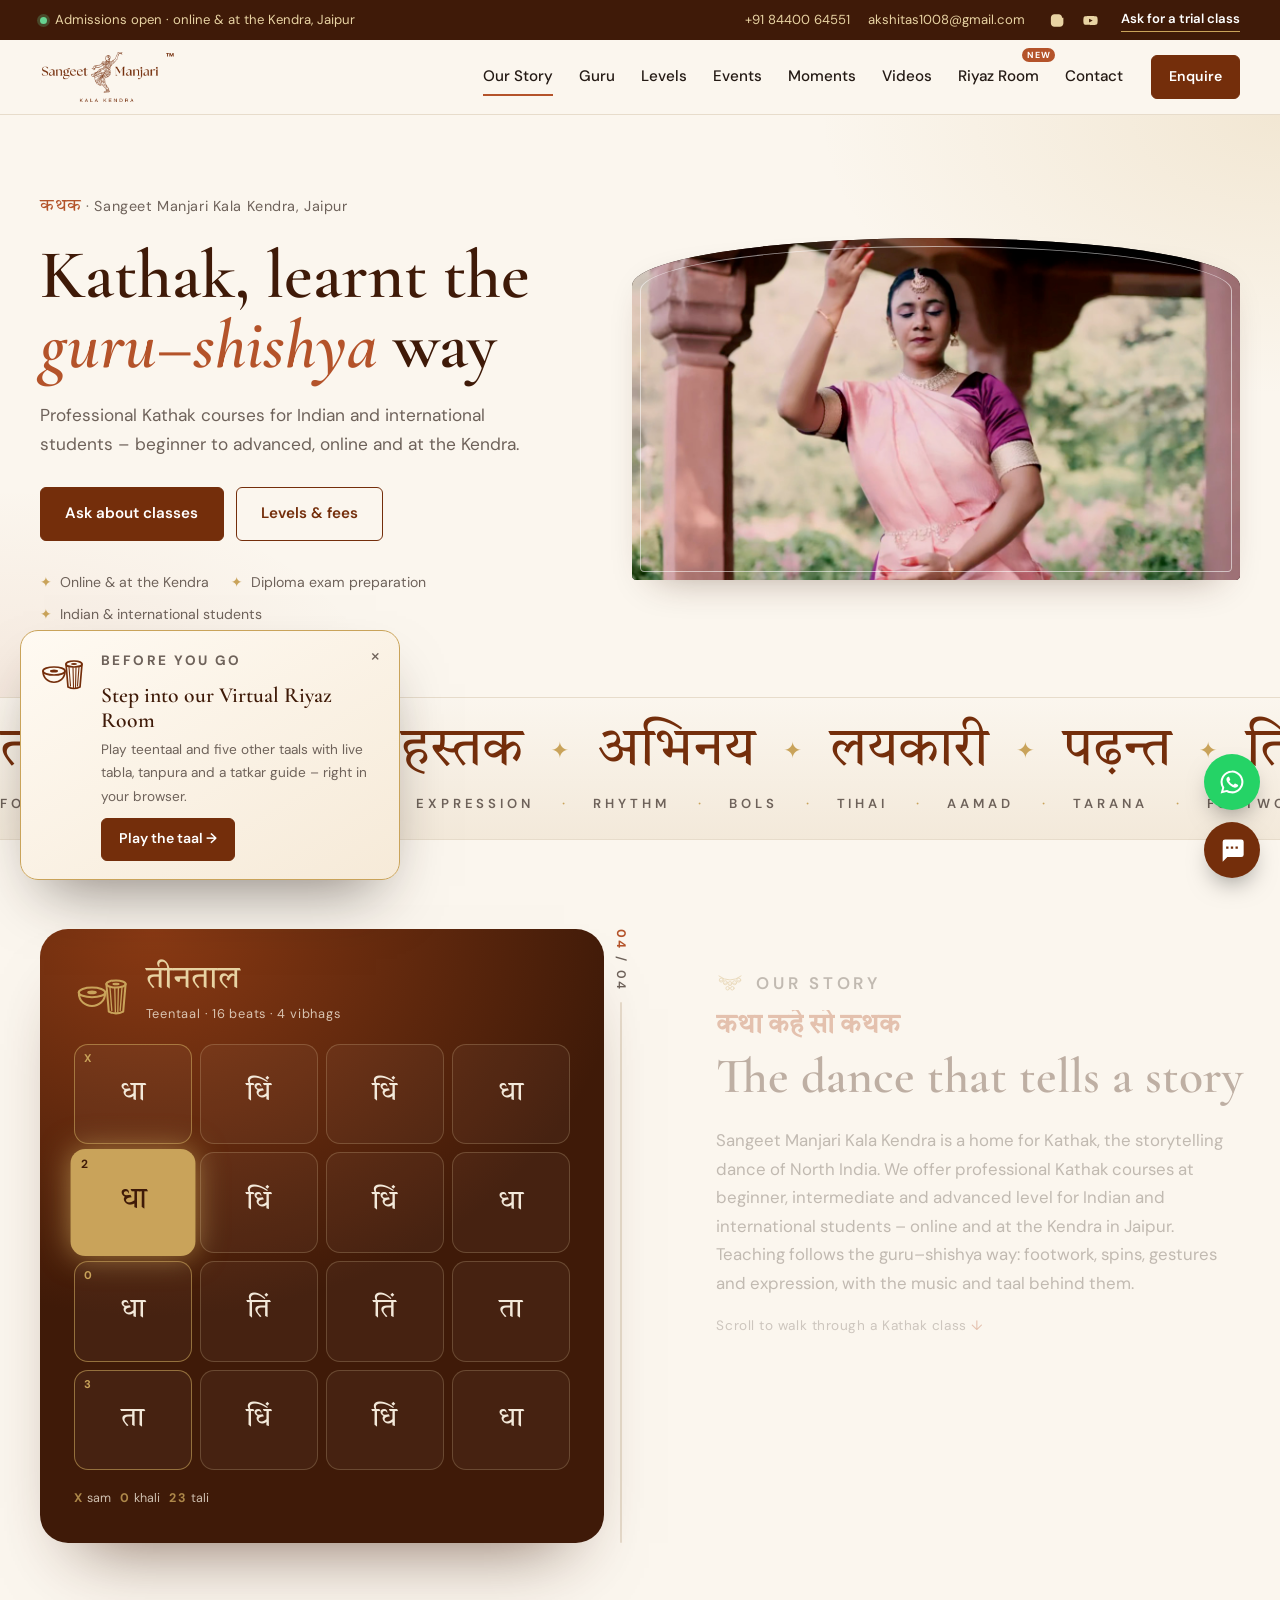
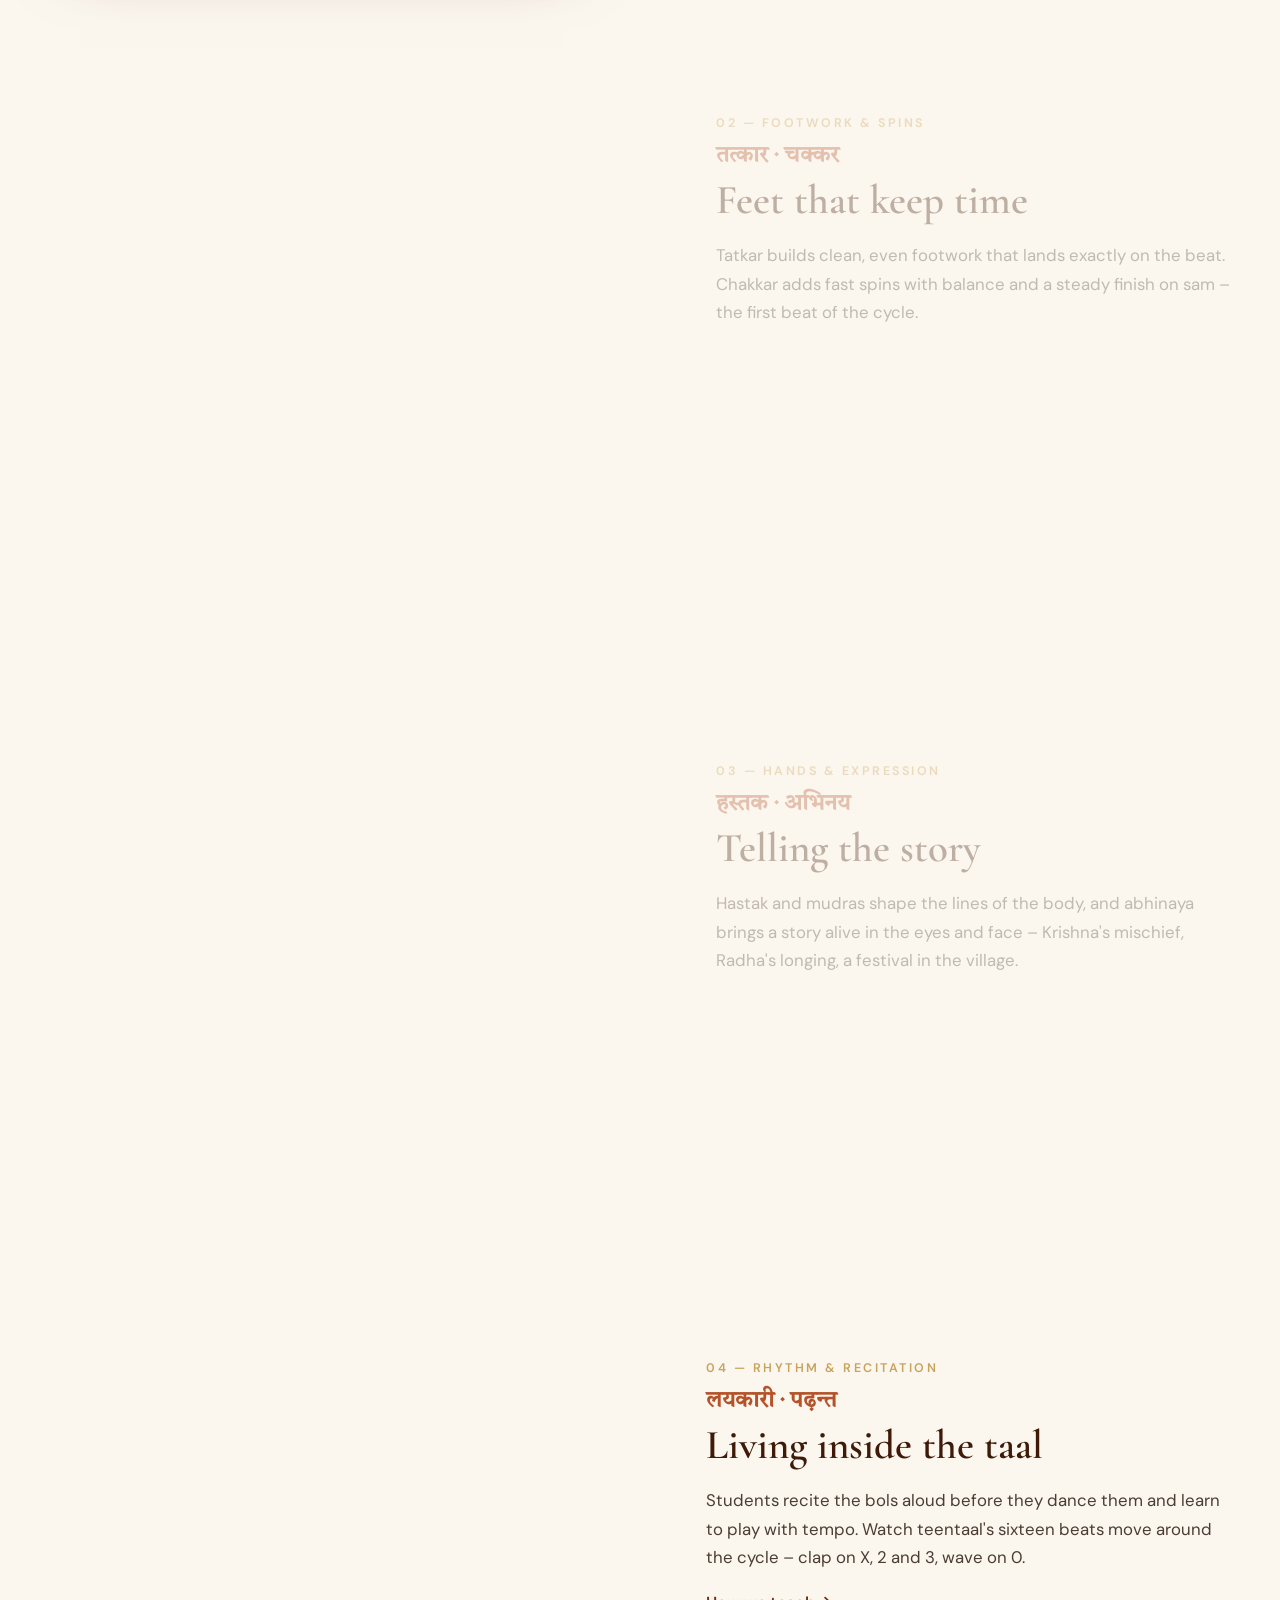
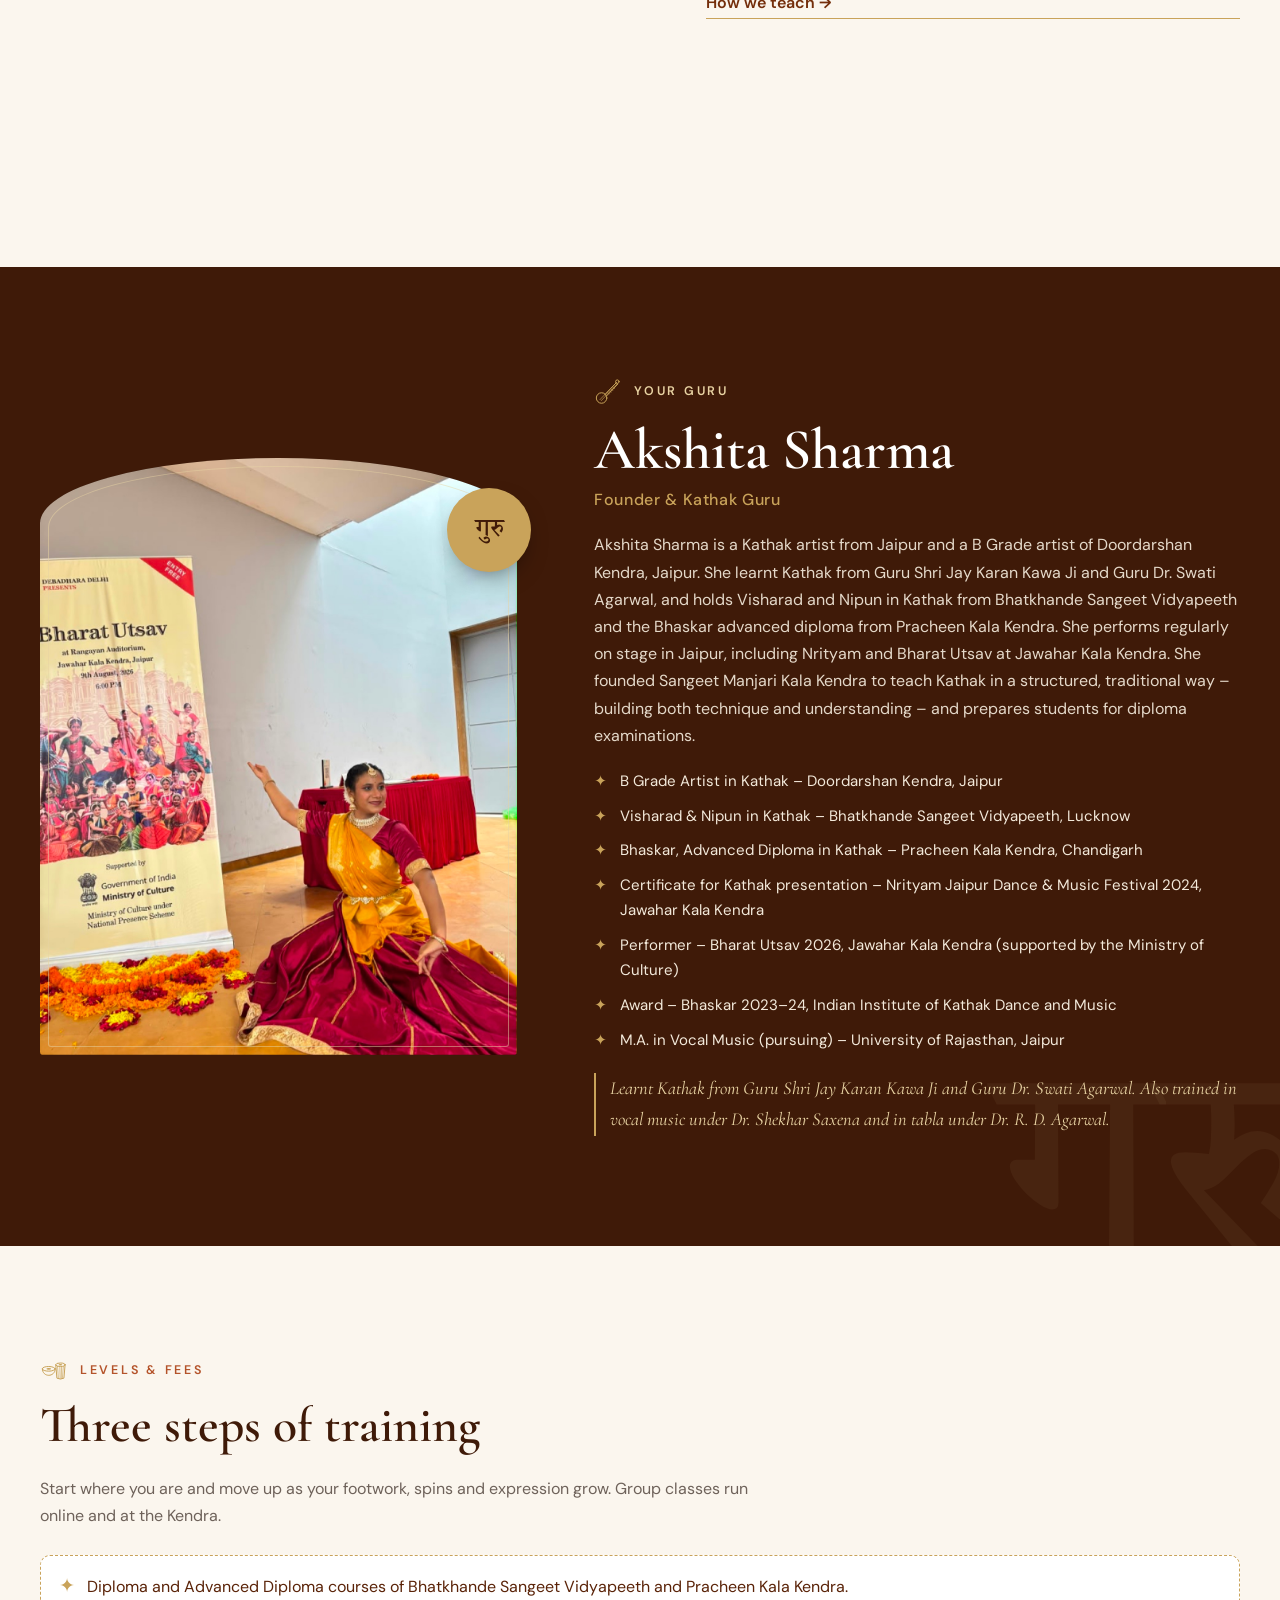
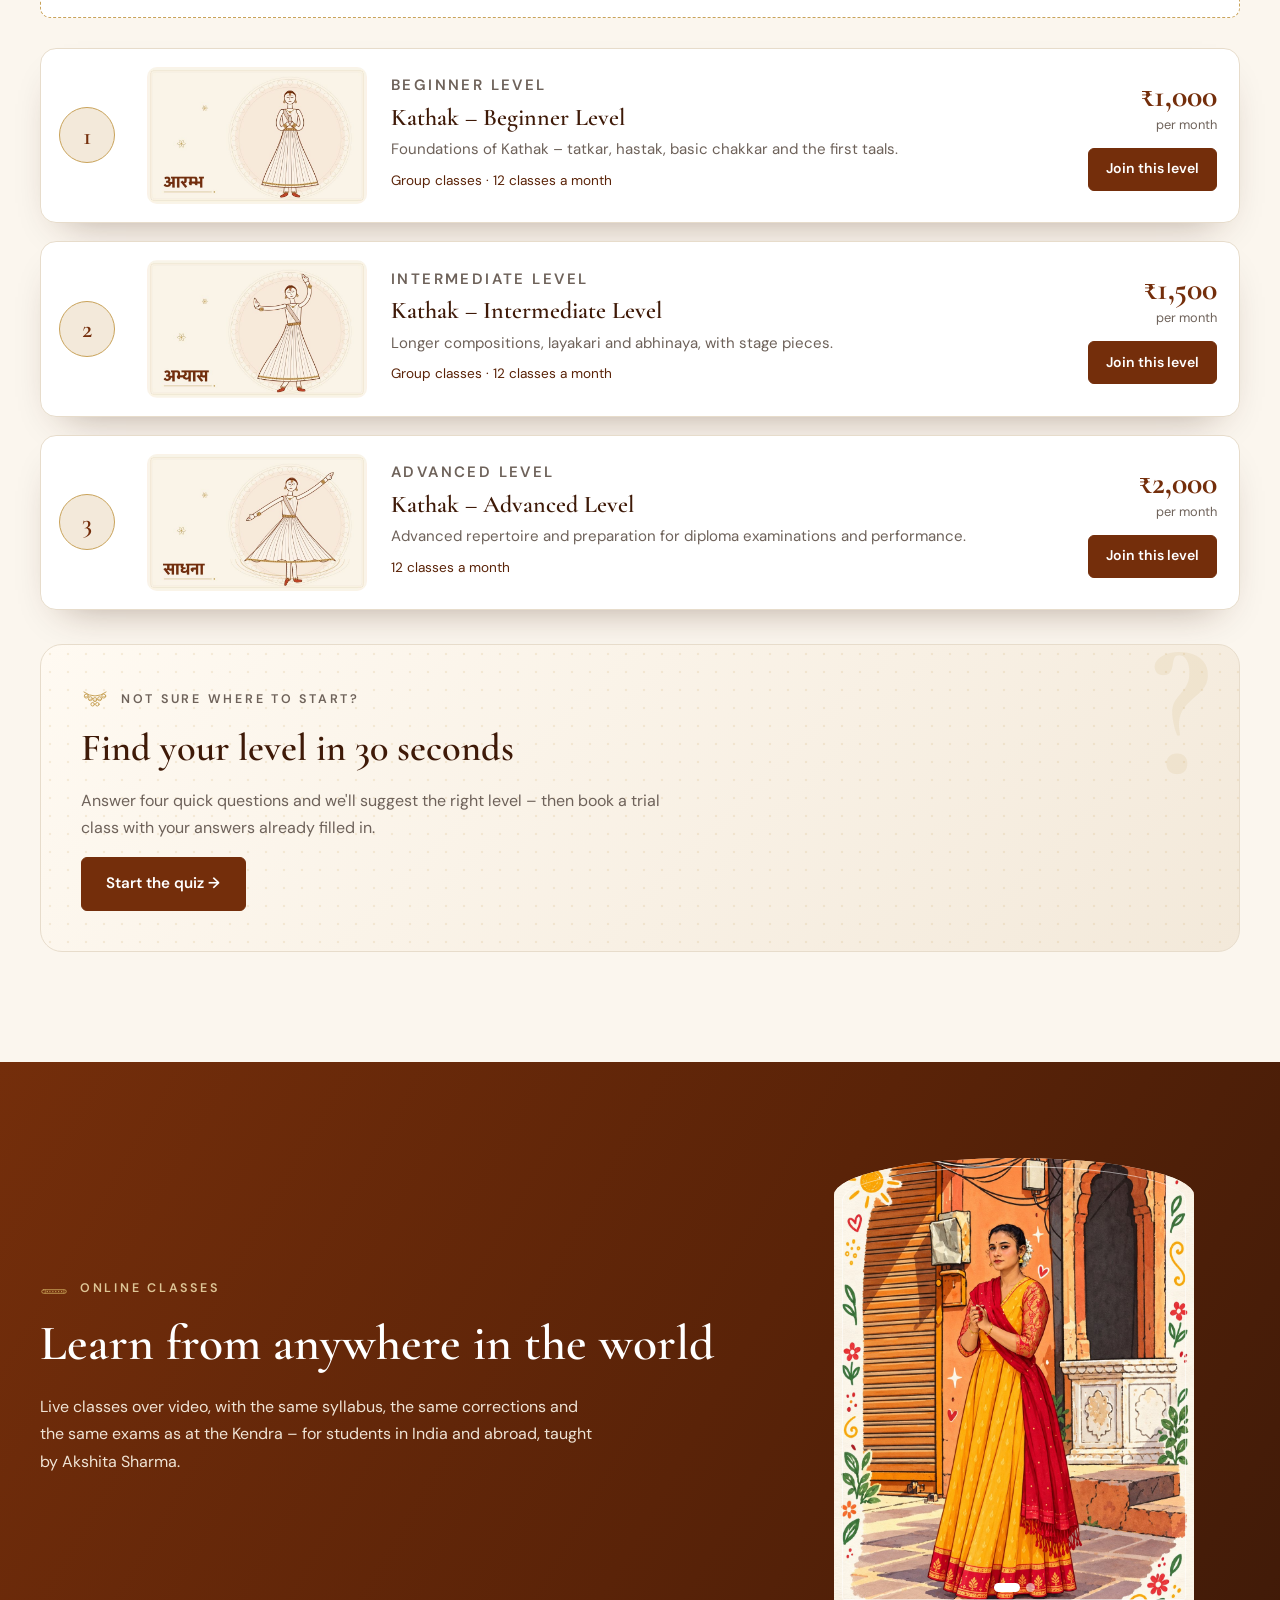
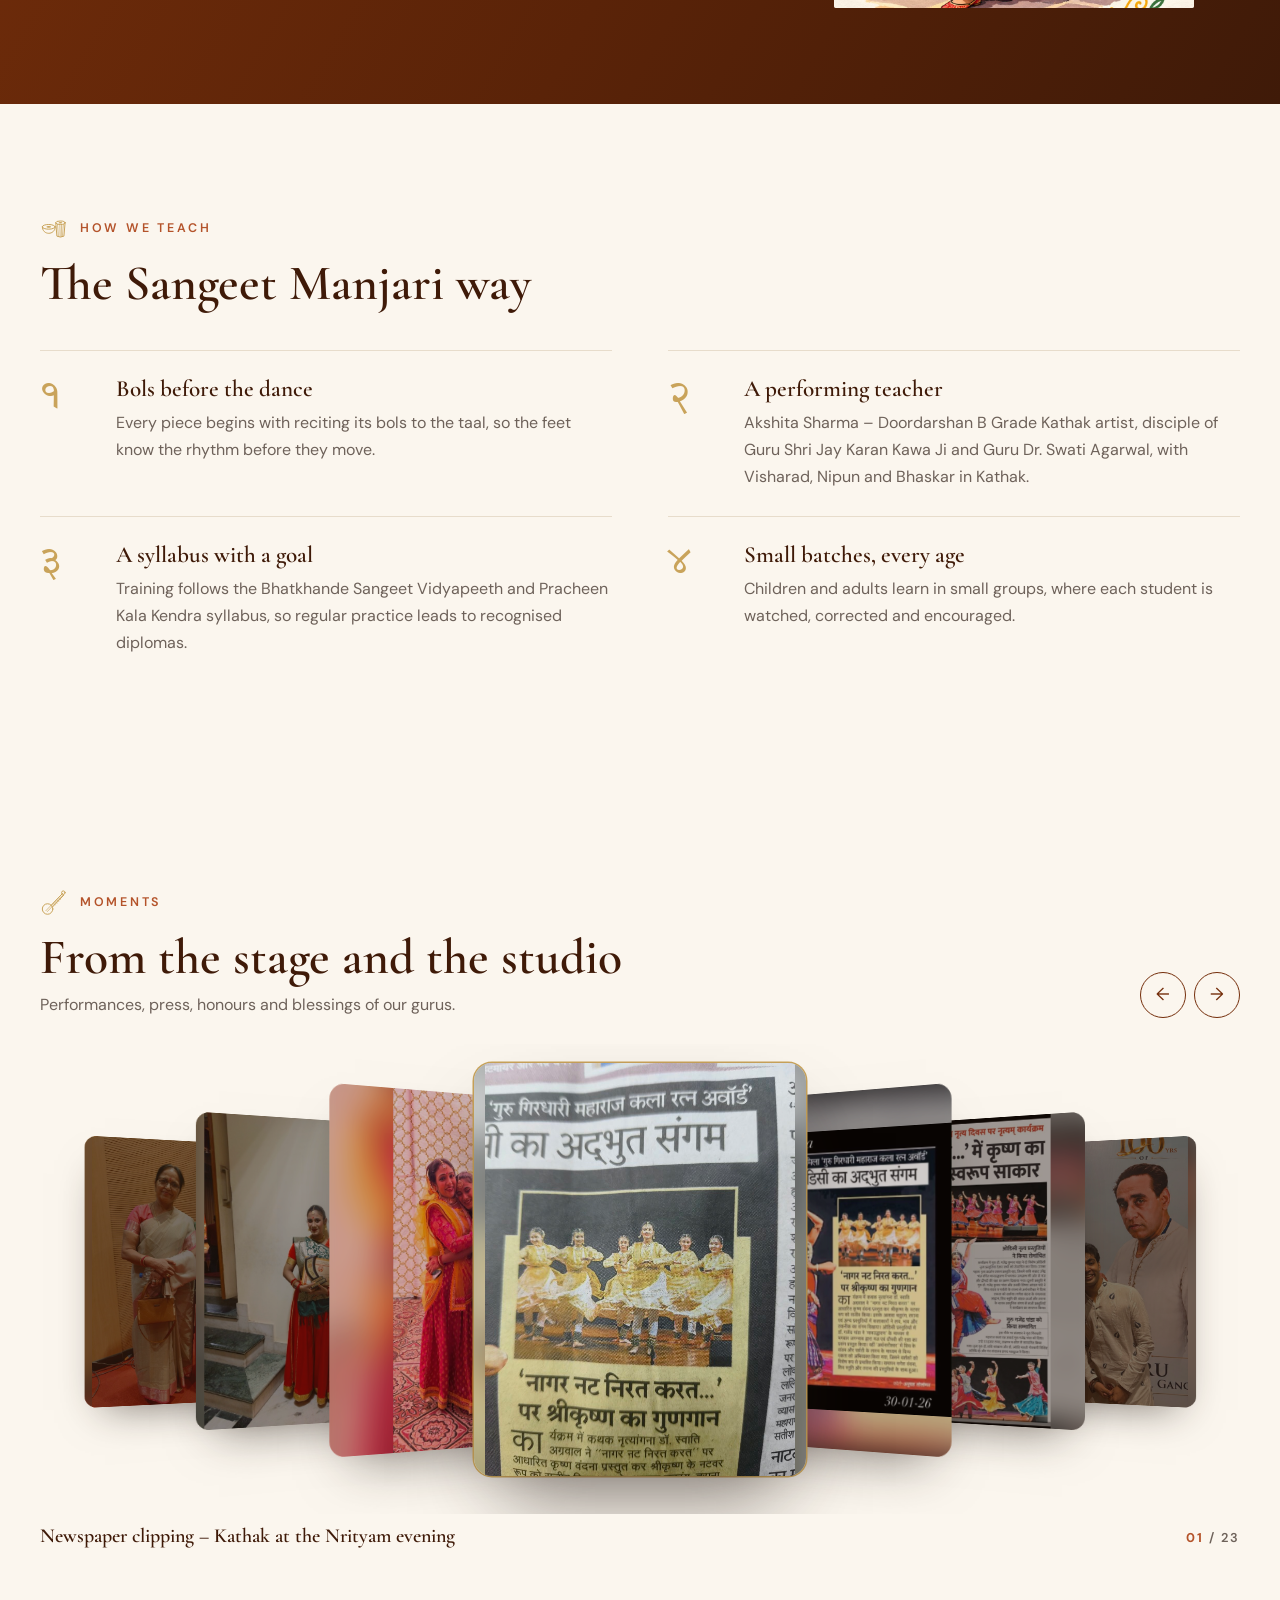
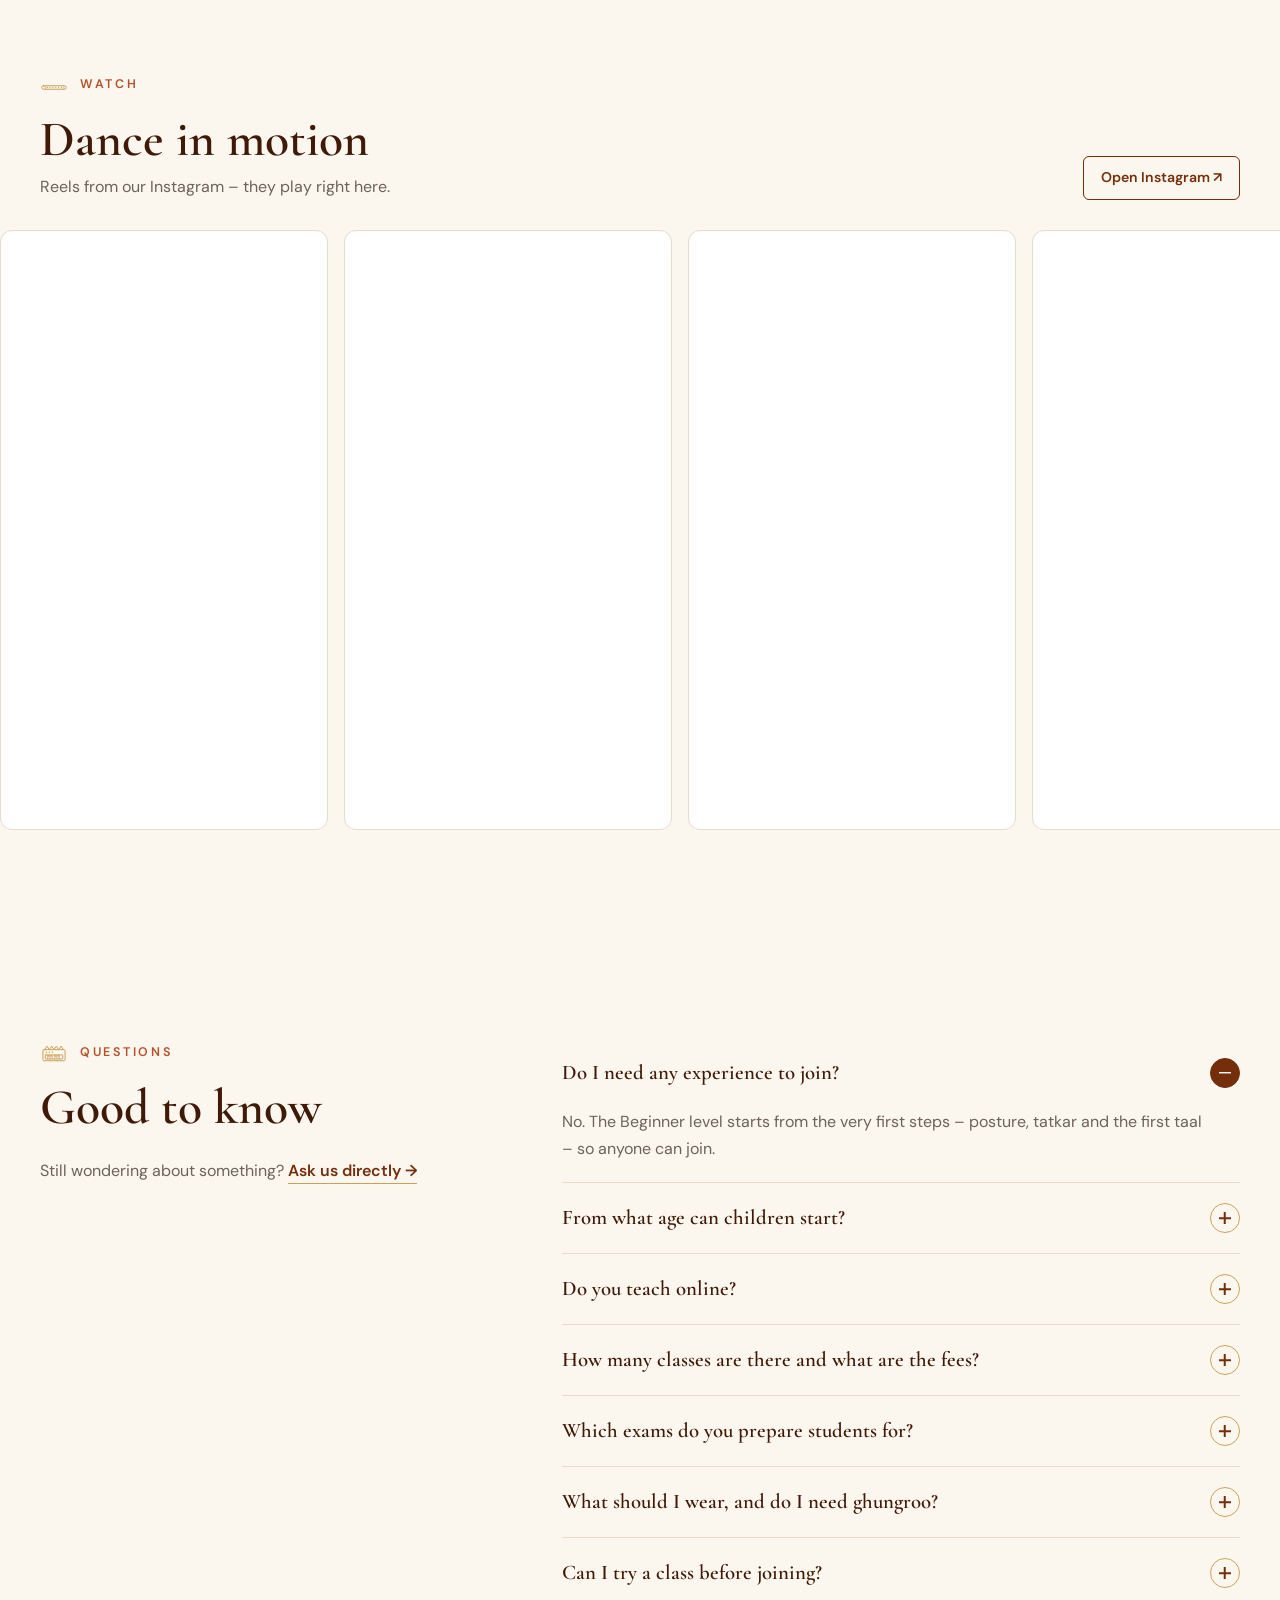
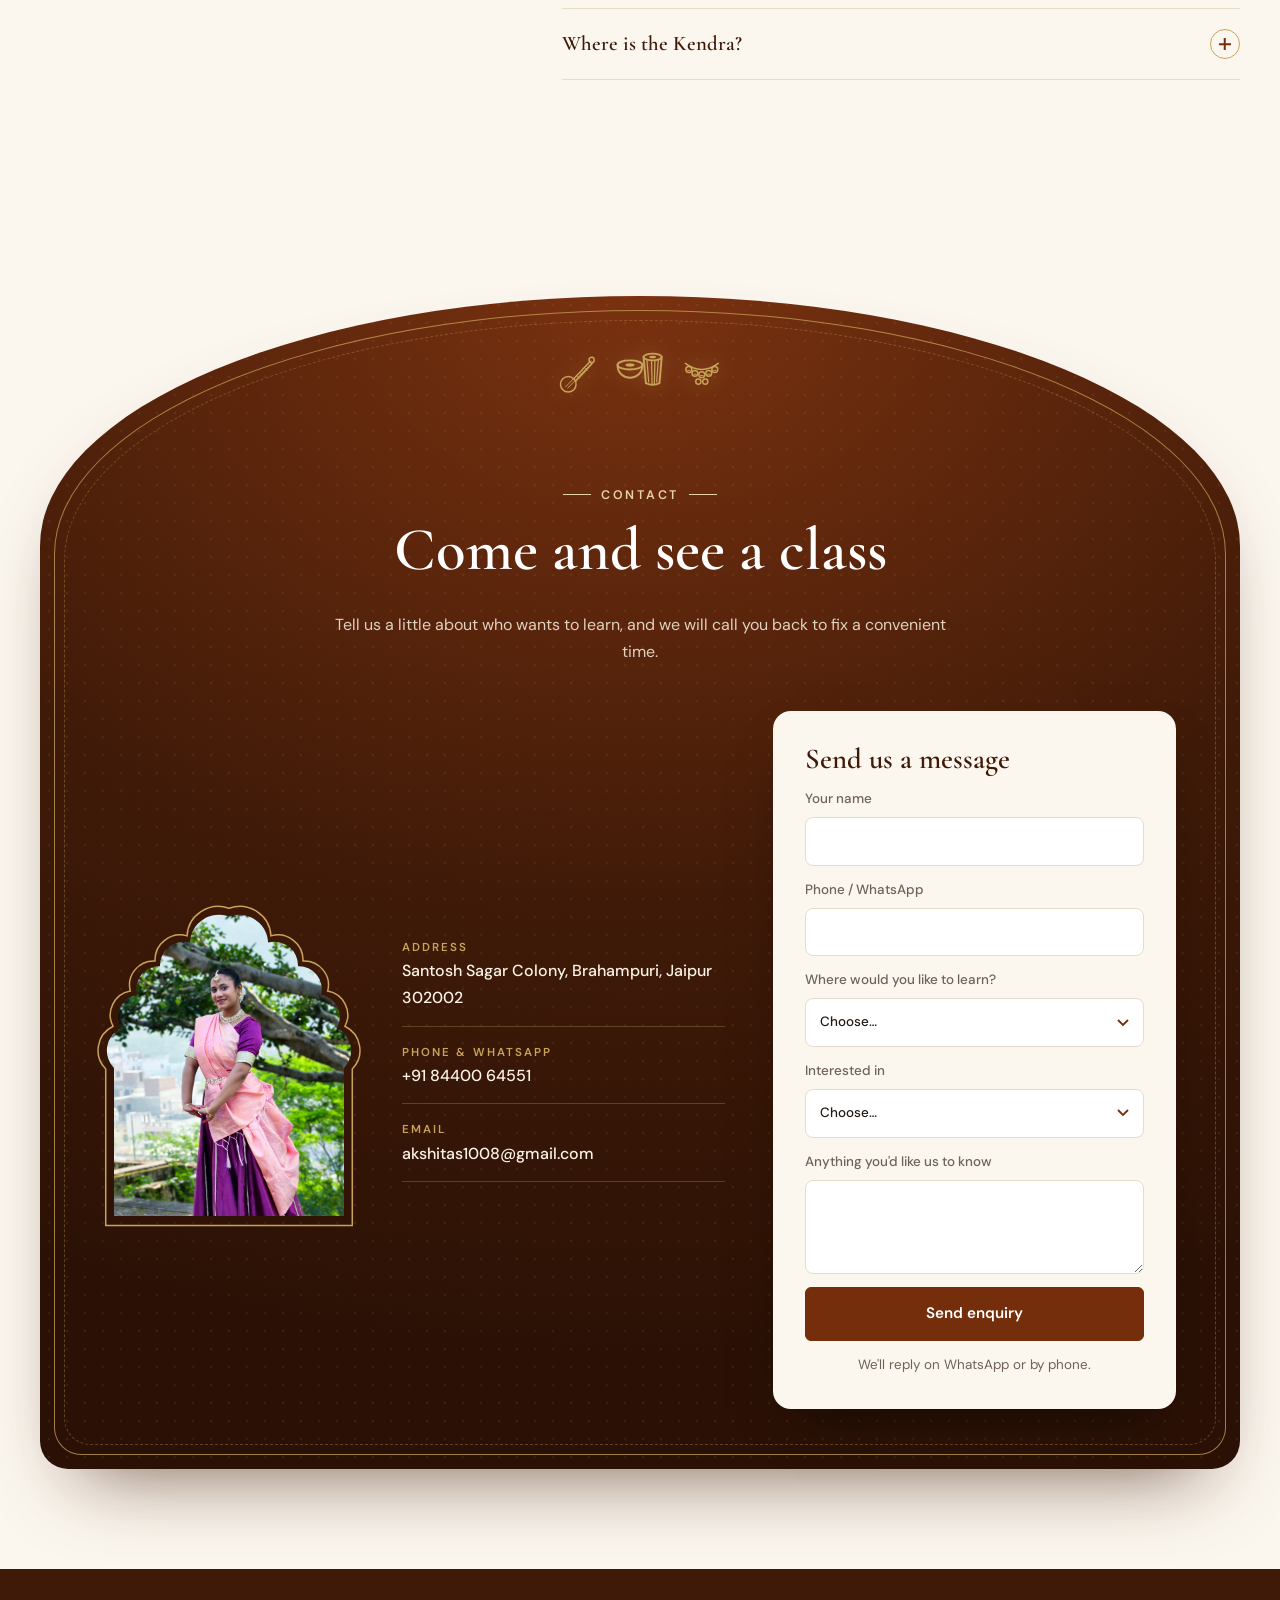
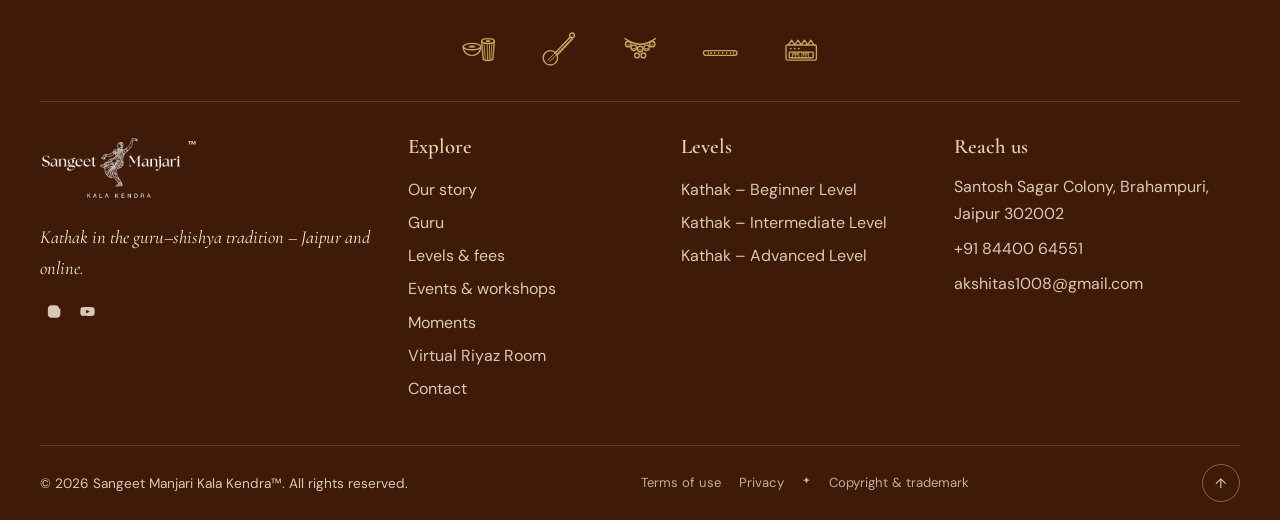
<file: index.html>
<!doctype html>
<html lang="en">
<head>
  <meta charset="utf-8">
  <meta name="viewport" content="width=device-width, initial-scale=1">
  <title>Kathak Classes in Jaipur &amp; Online | Sangeet Manjari Kala Kendra</title>
  <meta name="description" content="Learn Kathak in Jaipur or online with Guru Akshita Sharma – beginner, intermediate and advanced group classes from ₹1,000/month, diploma preparation (Pracheen Kala Kendra, Bhatkhande) and stage performances. Book a trial class.">
  <link rel="canonical" href="https://sangeetmanjari.me/">
  <meta property="og:type" content="website">
  <meta property="og:site_name" content="Sangeet Manjari Kala Kendra">
  <meta property="og:locale" content="en_IN">
  <meta property="og:url" content="https://sangeetmanjari.me/">
  <meta property="og:title" content="Kathak Classes in Jaipur &amp; Online | Sangeet Manjari Kala Kendra">
  <meta property="og:description" content="Guru–shishya Kathak training with Akshita Sharma – beginner to advanced, diploma preparation, online and at the Kendra in Jaipur.">
  <meta property="og:image" content="https://sangeetmanjari.me/assets/img/og-card.jpg">
  <meta property="og:image:width" content="1200">
  <meta property="og:image:height" content="630">
  <meta property="og:image:alt" content="Akshita Sharma performing Kathak – Sangeet Manjari Kala Kendra, Jaipur">
  <meta name="twitter:card" content="summary_large_image">
  <script type="application/ld+json">{"@context":"https://schema.org","@graph":[{"@type":["DanceSchool","LocalBusiness"],"@id":"https://sangeetmanjari.me/#school","name":"Sangeet Manjari Kala Kendra","alternateName":["Sangeet Manjari","संगीत मंजरी कला केंद्र"],"description":"Kathak dance school in Jaipur teaching in the guru–shishya tradition, with classes at the Kendra and online for Indian and international students. Beginner to advanced levels and diploma preparation for Pracheen Kala Kendra and Bhatkhande Sangeet Vidyapith exams.","url":"https://sangeetmanjari.me/","logo":"https://sangeetmanjari.me/assets/img/icon-512.png","image":["https://sangeetmanjari.me/assets/img/og-card.jpg","https://sangeetmanjari.me/assets/video/hero-poster.jpg"],"telephone":"+91-84400-64551","email":"akshitas1008@gmail.com","address":{"@type":"PostalAddress","streetAddress":"Santosh Sagar Colony, Brahampuri","addressLocality":"Jaipur","addressRegion":"Rajasthan","postalCode":"302002","addressCountry":"IN"},"areaServed":[{"@type":"City","name":"Jaipur"},{"@type":"Country","name":"India"},"Online"],"founder":{"@id":"https://sangeetmanjari.me/#guru"},"sameAs":["https://www.instagram.com/sangeetmanjarikalakendra/","https://www.youtube.com/@SangeetManjariKalaKendra"],"priceRange":"₹1,000–₹2,000 per month","hasOfferCatalog":{"@type":"OfferCatalog","name":"Kathak classes","itemListElement":[{"@type":"Offer","price":"1000","priceCurrency":"INR","description":"Group classes, 12 classes a month","itemOffered":{"@type":"Course","name":"Kathak – Beginner Level","description":"Foundations of Kathak – tatkar, hastak, basic chakkar and the first taals.","provider":{"@id":"https://sangeetmanjari.me/#school"}}},{"@type":"Offer","price":"1500","priceCurrency":"INR","description":"Group classes, 12 classes a month","itemOffered":{"@type":"Course","name":"Kathak – Intermediate Level","description":"Longer compositions, layakari and abhinaya, with stage pieces.","provider":{"@id":"https://sangeetmanjari.me/#school"}}},{"@type":"Offer","price":"2000","priceCurrency":"INR","description":"12 classes a month","itemOffered":{"@type":"Course","name":"Kathak – Advanced Level","description":"Advanced repertoire and preparation for diploma examinations and performance.","provider":{"@id":"https://sangeetmanjari.me/#school"}}}]}},{"@type":"Person","@id":"https://sangeetmanjari.me/#guru","name":"Akshita Sharma","jobTitle":"Kathak dancer and guru","description":"Kathak artist from Jaipur, B Grade artist of Doordarshan Kendra Jaipur; Visharad and Nipun in Kathak (Bhatkhande Sangeet Vidyapeeth) and Bhaskar (Pracheen Kala Kendra).","worksFor":{"@id":"https://sangeetmanjari.me/#school"},"knowsAbout":["Kathak","Indian classical dance"]},{"@type":"WebSite","@id":"https://sangeetmanjari.me/#site","name":"Sangeet Manjari Kala Kendra","url":"https://sangeetmanjari.me/","inLanguage":"en-IN","publisher":{"@id":"https://sangeetmanjari.me/#school"}}]}</script>
  <meta name="theme-color" content="#742e0b">
  <link rel="icon" href="assets/img/favicon.png" type="image/png">
  <link rel="apple-touch-icon" href="assets/img/apple-touch-icon.png">
  <link rel="preconnect" href="https://fonts.googleapis.com">
  <link rel="preconnect" href="https://fonts.gstatic.com" crossorigin>
  <link href="https://fonts.googleapis.com/css2?family=Cormorant+Garamond:ital,wght@0,500;0,600;0,700;1,500;1,600&family=DM+Sans:opsz,wght@9..40,400;9..40,500;9..40,600;9..40,700&family=Tiro+Devanagari+Hindi&display=swap" rel="stylesheet">
  <link rel="stylesheet" href="styles.css?v=37">
</head>
<body>
<div class="progress" aria-hidden="true"></div>

<!-- Content is loaded from content.json – edit it at /admin.html -->

<!-- ===== TOP STRIP ===== -->
<div class="strip" data-section="topbar">
  <div class="wrap strip-inner">
    <p class="strip-note"><span class="dot"></span> Admissions open · online &amp; at the Kendra, Jaipur</p>
    <div class="strip-links">
      <a data-site="phoneLink" data-part="topbar.phone"><span data-site="phone"></span></a>
      <a data-site="emailLink" data-part="topbar.email"><span data-site="email"></span></a>
      <div class="socials" data-socials data-part="topbar.socials"></div>
      <a href="#contact" class="strip-cta" data-open-enquiry data-course="Trial class" data-part="topbar.button">Ask for a trial class</a>
    </div>
  </div>
</div>

<!-- ===== HEADER ===== -->
<header class="header">
  <div class="wrap header-inner">
    <a href="#top" class="logo" aria-label="Sangeet Manjari Kala Kendra – home">
      <img src="assets/img/logo-dark.png" alt="Sangeet Manjari Kala Kendra" width="753" height="340">
    </a>
    <nav class="menu" id="menu">
      <a href="#about">Our Story</a>
      <a href="#guru">Guru</a>
      <a href="#courses">Levels</a>
      <a href="events.html">Events</a>
      <a href="#gallery">Moments</a>
      <a href="#videos">Videos</a>
      <a href="riyaz.html" class="nav-new">Riyaz Room</a>
      <a href="#contact">Contact</a>
    </nav>
    <div class="header-right">
      <a href="#contact" class="btn btn-solid btn-sm" data-open-enquiry data-part="header.enroll">Enquire</a>
      <button class="burger" aria-label="Menu" aria-expanded="false"><span></span><span></span><span></span></button>
    </div>
  </div>
</header>

<main id="top">

<!-- ===== OPENING ===== -->
<section class="hero">
  <div class="wrap hero-grid">
    <div class="hero-copy" data-part="hero.card">
      <p class="hero-kicker"><span lang="hi">कथक</span> · Sangeet Manjari Kala Kendra, Jaipur</p>
      <h1>Kathak, learnt the <em>guru–shishya</em> way</h1>
      <p class="hero-sub" data-text="heroSubtitle"></p>
      <div class="btn-row">
        <a href="#contact" class="btn btn-solid" data-open-enquiry data-part="hero.enquiry">Ask about classes</a>
        <a href="#courses" class="btn btn-line" data-part="hero.courses">Levels &amp; fees</a>
      </div>
      <ul class="hero-facts" data-part="hero.facts">
        <li>Online &amp; at the Kendra</li>
        <li>Diploma exam preparation</li>
        <li>Indian &amp; international students</li>
      </ul>
    </div>
    <div class="hero-media">
      <div class="arch hero-arch">
        <div class="hero-slides">
          <img src="assets/img/gallery/h01.jpg" alt="Kathak pose beneath a banyan tree" class="is-on">
          <img src="assets/img/gallery/h02.jpg" alt="Looking out from a palace window over Jaipur">
        </div>
      </div>
      <div class="hero-dots"><button class="is-on" aria-label="Slide 1"></button><button aria-label="Slide 2"></button></div>
    </div>
  </div>
</section>

<!-- ===== MARQUEE ===== -->
<div class="marquee" aria-hidden="true">
  <div class="mq-row mq-hi"><div class="mq-track"><span lang="hi">तत्कार</span><i>✦</i><span lang="hi">चक्कर</span><i>✦</i><span lang="hi">हस्तक</span><i>✦</i><span lang="hi">अभिनय</span><i>✦</i><span lang="hi">लयकारी</span><i>✦</i><span lang="hi">पढ़न्त</span><i>✦</i><span lang="hi">तिहाई</span><i>✦</i><span lang="hi">आमद</span><i>✦</i><span lang="hi">तराना</span><i>✦</i><span lang="hi">तत्कार</span><i>✦</i><span lang="hi">चक्कर</span><i>✦</i><span lang="hi">हस्तक</span><i>✦</i><span lang="hi">अभिनय</span><i>✦</i><span lang="hi">लयकारी</span><i>✦</i><span lang="hi">पढ़न्त</span><i>✦</i><span lang="hi">तिहाई</span><i>✦</i><span lang="hi">आमद</span><i>✦</i><span lang="hi">तराना</span><i>✦</i></div></div>
  <div class="mq-row mq-en"><div class="mq-track"><span>Footwork</span><i>·</i><span>Spins</span><i>·</i><span>Mudras</span><i>·</i><span>Expression</span><i>·</i><span>Rhythm</span><i>·</i><span>Bols</span><i>·</i><span>Tihai</span><i>·</i><span>Aamad</span><i>·</i><span>Tarana</span><i>·</i><span>Footwork</span><i>·</i><span>Spins</span><i>·</i><span>Mudras</span><i>·</i><span>Expression</span><i>·</i><span>Rhythm</span><i>·</i><span>Bols</span><i>·</i><span>Tihai</span><i>·</i><span>Aamad</span><i>·</i><span>Tarana</span><i>·</i></div></div>
</div>

<!-- ===== OUR STORY (scroll story) ===== -->
<section class="story" id="about" data-section="about">
  <div class="wrap scrolly">
    <div class="stage-col">
      <div class="stage" data-active="0">
        <div class="stage-deck">
          <figure class="card" data-i="0"><img data-img="aboutTall" src="assets/img/gallery/7768.jpg" alt=""><figcaption lang="hi">कथा</figcaption></figure>
          <figure class="card" data-i="1" data-part="about.features"><img data-img="aboutA" src="assets/img/gallery/7809.jpg" alt=""><figcaption lang="hi">तत्कार</figcaption></figure>
          <figure class="card" data-i="2" data-part="about.features"><img data-img="aboutB" src="assets/img/gallery/7726.jpg" alt=""><figcaption lang="hi">अभिनय</figcaption></figure>
          <div class="card card-taal" data-i="3" data-part="about.badge">
            <div class="taal-head"><span class="ico" data-ico="tabla"></span><div><b lang="hi">तीनताल</b><small>Teentaal · 16 beats · 4 vibhags</small></div></div>
            <div class="taal-grid"><span class="beat vib"><em>X</em><b lang="hi">धा</b></span><span class="beat"><b lang="hi">धिं</b></span><span class="beat"><b lang="hi">धिं</b></span><span class="beat"><b lang="hi">धा</b></span><span class="beat vib"><em>2</em><b lang="hi">धा</b></span><span class="beat"><b lang="hi">धिं</b></span><span class="beat"><b lang="hi">धिं</b></span><span class="beat"><b lang="hi">धा</b></span><span class="beat vib"><em>0</em><b lang="hi">धा</b></span><span class="beat"><b lang="hi">तिं</b></span><span class="beat"><b lang="hi">तिं</b></span><span class="beat"><b lang="hi">ता</b></span><span class="beat vib"><em>3</em><b lang="hi">ता</b></span><span class="beat"><b lang="hi">धिं</b></span><span class="beat"><b lang="hi">धिं</b></span><span class="beat"><b lang="hi">धा</b></span></div>
            <p class="taal-note"><em>X</em> sam &nbsp; <em>0</em> khali &nbsp; <em>2</em><em>3</em> tali</p>
          </div>
        </div>
        <div class="stage-hud">
          <span class="hud-count"><b class="hud-now">01</b> / <span class="hud-total">04</span></span>
          <span class="hud-rail"><i></i></span>
        </div>
      </div>
    </div>
    <div class="steps">
      <article class="step" data-step="0">
        <p class="label"><span class="ico" data-ico="ghungroo"></span>Our story</p>
        <h2><span class="deva" lang="hi">कथा कहे सो कथक</span>The dance that tells a story</h2>
        <p class="lead" data-text="aboutText"></p>
        <p class="scroll-hint">Scroll to walk through a Kathak class <span>↓</span></p>
      </article>
      <article class="step" data-step="1" data-part="about.features">
        <p class="step-no">02 — Footwork &amp; spins</p>
        <h3><span class="deva" lang="hi">तत्कार · चक्कर</span>Feet that keep time</h3>
        <p>Tatkar builds clean, even footwork that lands exactly on the beat. Chakkar adds fast spins with balance and a steady finish on sam – the first beat of the cycle.</p>
      </article>
      <article class="step" data-step="2" data-part="about.features">
        <p class="step-no">03 — Hands &amp; expression</p>
        <h3><span class="deva" lang="hi">हस्तक · अभिनय</span>Telling the story</h3>
        <p>Hastak and mudras shape the lines of the body, and abhinaya brings a story alive in the eyes and face – Krishna's mischief, Radha's longing, a festival in the village.</p>
      </article>
      <article class="step" data-step="3" data-part="about.badge">
        <p class="step-no">04 — Rhythm &amp; recitation</p>
        <h3><span class="deva" lang="hi">लयकारी · पढ़न्त</span>Living inside the taal</h3>
        <p>Students recite the bols aloud before they dance them and learn to play with tempo. Watch teentaal's sixteen beats move around the cycle – clap on X, 2 and 3, wave on 0.</p>
        <a href="#why" class="text-link" data-part="about.link">How we teach →</a>
      </article>
    </div>
  </div>
</section>

<!-- ===== GURU ===== -->
<section class="guru-sec" id="guru" data-section="guru">
  <div class="wrap guru-inner">
    <div class="guru-photo">
      <div class="arch"><img data-guru="photo" src="assets/img/gallery/7838.jpg" alt="" loading="lazy"></div>
      <div class="guru-chip" data-part="guru.chip"><span lang="hi">गुरु</span></div>
    </div>
    <div class="guru-copy">
      <p class="label light"><span class="ico" data-ico="sitar"></span>Your guru</p>
      <h2 data-guru="name"></h2>
      <p class="guru-title" data-guru="title" data-part="guru.title"></p>
      <p class="guru-bio" data-guru="bio" data-part="guru.bio"></p>
      <ul class="guru-creds" data-guru="credentials" data-part="guru.credentials"></ul>
      <p class="guru-teachers" data-guru="trainedUnder" data-part="guru.trainedUnder"></p>
    </div>
  </div>
</section>

<!-- ===== LEVELS & FEES ===== -->
<section class="levels" id="courses" data-section="courses">
  <div class="wrap">
    <div class="sec-head">
      <p class="label"><span class="ico" data-ico="tabla"></span>Levels &amp; fees</p>
      <h2>Three steps of training</h2>
      <p>Start where you are and move up as your footwork, spins and expression grow. Group classes run online and at the Kendra.</p>
    </div>
    <p class="cert-note" data-part="courses.cert"><span class="cert-mark" aria-hidden="true">✦</span><span data-text="coursesIntro"></span></p>
    <ol class="level-list" id="course-grid"></ol>

    <div class="quiz" id="quiz" data-section="quiz">
      <div class="quiz-intro">
        <p class="label"><span class="ico" data-ico="ghungroo"></span>Not sure where to start?</p>
        <h3>Find your level in 30 seconds</h3>
        <p>Answer four quick questions and we'll suggest the right level – then book a trial class with your answers already filled in.</p>
        <button class="btn btn-solid" type="button" data-quiz-start>Start the quiz →</button>
      </div>
      <div class="quiz-box" hidden>
        <div class="quiz-bar"><i></i></div>
        <p class="quiz-step"></p>
        <h4 class="quiz-q"></h4>
        <div class="quiz-opts"></div>
        <button class="quiz-back" type="button">← Back</button>
      </div>
      <div class="quiz-result" hidden></div>
    </div>

  </div>
</section>

<!-- ===== ONLINE CLASSES ===== -->
<section class="online" data-section="join">
  <div class="wrap online-grid">
    <div class="online-copy">
      <p class="label light"><span class="ico" data-ico="bansuri"></span>Online classes</p>
      <h2>Learn from anywhere in the world</h2>
      <p>Live classes over video, with the same syllabus, the same corrections and the same exams as at the Kendra – for students in India and abroad, taught by <span data-site="guru"></span>.</p>
      <div class="btn-row" data-part="join.buttons">
        <a href="#contact" class="btn btn-gold" data-open-enquiry data-course="Online classes">Ask about online classes</a>
        <a href="#videos" class="btn btn-line light">Watch our dancers</a>
      </div>
    </div>
    <div class="online-photos arch" data-slider data-part="join.slider">
      <img src="assets/img/gallery/7816.jpg" alt="" class="is-on">
      <img src="assets/img/gallery/7838.jpg" alt="">
      <div class="slider-dots"></div>
    </div>
  </div>
</section>

<!-- ===== HOW WE TEACH ===== -->
<section class="way" id="why" data-section="why">
  <div class="wrap">
    <div class="sec-head">
      <p class="label"><span class="ico" data-ico="tabla"></span>How we teach</p>
      <h2>The Sangeet Manjari way</h2>
    </div>
    <ol class="way-list">
      <li data-part="why.training"><span class="num" lang="hi">१</span><div><h3>Bols before the dance</h3><p>Every piece begins with reciting its bols to the taal, so the feet know the rhythm before they move.</p></div></li>
      <li data-part="why.guru"><span class="num" lang="hi">२</span><div><h3>A performing teacher</h3><p data-text="guruBio"></p></div></li>
      <li data-part="why.stage"><span class="num" lang="hi">३</span><div><h3>A syllabus with a goal</h3><p>Training follows the Bhatkhande Sangeet Vidyapeeth and Pracheen Kala Kendra syllabus, so regular practice leads to recognised diplomas.</p></div></li>
      <li data-part="why.ages"><span class="num" lang="hi">४</span><div><h3>Small batches, every age</h3><p>Children and adults learn in small groups, where each student is watched, corrected and encouraged.</p></div></li>
    </ol>
  </div>
</section>

<!-- ===== NUMBERS ===== -->
<section class="numbers" data-section="stats">
  <div class="wrap stats">
    <div class="stat" data-part="stats.students"><b data-count="students">–</b><small>students taught</small></div>
    <div class="stat" data-part="stats.cities"><b data-count="cities">–</b><small>cities</small></div>
    <div class="stat" data-part="stats.years"><b data-count="years">–</b><small>years of riyaz</small></div>
    <div class="stat" data-part="stats.performances"><b data-count="performances">–</b><small>stage performances</small></div>
    <div class="stat" data-part="stats.workshops"><b data-count="workshops">–</b><small>workshops</small></div>
    <div class="stat" data-part="stats.awards"><b data-count="awards">–</b><small>awards &amp; honours</small></div>
  </div>
</section>

<!-- ===== COMING UP ===== -->
<section class="portal" id="events" data-section="events">
  <div class="wrap">
    <div class="sec-head">
      <p class="label"><span class="ico" data-ico="ghungroo"></span>Coming up</p>
      <h2>Workshops and events</h2>
      <p>Join a workshop, come to a show, or ask us to hold one for your school or group.</p>
    </div>
    <div class="portal-grid">
      <div class="portal-col" data-part="events.workshops">
        <h3>Workshops</h3>
        <div class="p-list" id="workshop-list"></div>
      </div>
      <div class="portal-col" data-part="events.events">
        <h3>Events</h3>
        <div class="p-list" id="event-list"></div>
      </div>
    </div>
    <p class="center-link"><a href="events.html" class="btn btn-solid btn-sm">All events &amp; workshops →</a></p>
  </div>
</section>

<!-- ===== INVITE US TO PERFORM ===== -->
<section class="invite" id="performances" data-section="live">
  <div class="wrap invite-grid">
    <div class="invite-photo arch"><img data-img="live" id="live-img" src="assets/img/gallery/7836.jpg" alt="Live Kathak performance by Sangeet Manjari Kala Kendra" loading="lazy"></div>
    <div class="invite-copy">
      <p class="label"><span class="ico" data-ico="tabla"></span>Performances</p>
      <h2>Invite us to perform</h2>
      <p>Kathak recitals for festivals, family celebrations, school annual days and corporate evenings – solo or with students, with a programme planned for your occasion.</p>
      <p class="occasions" data-part="live.tags">Festivals · Cultural programmes · School functions · Corporate evenings</p>
      <div class="btn-row">
        <a href="#contact" class="btn btn-solid" data-open-enquiry data-course="Performance booking">Plan a performance</a>
        <a href="#videos" class="btn btn-line" data-part="live.watch">Watch videos</a>
      </div>
    </div>
  </div>
  <div class="wrap perf-wrap" id="perf-wrap" data-part="live.performances" hidden>
    <h3 class="perf-head">Recent stages</h3>
    <div class="perf-list" id="perf-list"></div>
    <p class="center-link"><a href="events.html#past" class="btn btn-line btn-sm">All performances →</a></p>
  </div>
</section>

<!-- ===== MOMENTS ===== -->
<section class="moments" id="gallery" data-section="gallery">
  <div class="wrap row-head">
    <div><p class="label"><span class="ico" data-ico="sitar"></span>Moments</p><h2>From the stage and the studio</h2><p>Performances, press, honours and blessings of our gurus.</p></div>
    <div class="arrows" data-part="gallery.arrows"><button data-cf="-1" aria-label="Previous photo">←</button><button data-cf="1" aria-label="Next photo">→</button></div>
  </div>
  <div class="cflow" id="photo-track" tabindex="0" aria-roledescription="carousel" aria-label="Moments photos"></div>
  <div class="wrap cf-meta"><p class="cf-caption" aria-live="polite"></p><p class="cf-count"><b>01</b> / <span>01</span></p></div>
</section>

<!-- ===== VIDEOS ===== -->
<section class="videos" id="videos" data-section="videos">
  <div class="wrap row-head">
    <div><p class="label"><span class="ico" data-ico="bansuri"></span>Watch</p><h2>Dance in motion</h2><p>Reels from our Instagram – they play right here.</p></div>
    <a class="btn btn-line btn-sm" data-site="instagramLink" target="_blank" rel="noopener" data-part="videos.viewAll">Open Instagram ↗</a>
  </div>
  <div class="track video-track" id="video-track"></div>
</section>

<!-- ===== KIND WORDS ===== -->
<section class="reviews" data-section="reviews">
  <div class="wrap">
    <div class="sec-head">
      <p class="label"><span class="ico" data-ico="harmonium"></span>Kind words</p>
      <h2>From students and parents</h2>
      <p><a class="text-link" data-site="reviewLink" target="_blank" rel="noopener" data-part="reviews.google">Write a Google review →</a></p>
    </div>
    <div class="review-grid" id="review-grid"></div>
  </div>
</section>

<!-- ===== FAQ ===== -->
<section class="faq" id="faq" data-section="faq">
  <div class="wrap faq-grid">
    <div class="faq-head">
      <p class="label"><span class="ico" data-ico="harmonium"></span>Questions</p>
      <h2>Good to know</h2>
      <p>Still wondering about something? <a href="#contact" class="text-link" data-open-enquiry>Ask us directly →</a></p>
    </div>
    <div class="faq-list" id="faq-list"></div>
  </div>
</section>

<!-- ===== CONTACT ===== -->
<section class="reach" id="contact" data-section="contact">
  <div class="wrap">
    <div class="gate">
      <div class="instruments gate-instruments" aria-hidden="true"><span class="ico ico-lg" data-ico="sitar"></span><span class="ico ico-xl" data-ico="tabla"></span><span class="ico ico-lg" data-ico="ghungroo"></span></div>
      <div class="gate-head">
        <p class="label light">Contact</p>
        <h2>Come and see a class</h2>
        <p>Tell us a little about who wants to learn, and we will call you back to fix a convenient time.</p>
      </div>
      <div class="gate-grid">
        <div class="window-wrap" data-part="contact.image">
          <div class="window"><img data-img="contact" src="assets/img/gallery/7727.jpg" alt="" loading="lazy"></div>
          <svg class="window-line" viewBox="0 0 100 125" preserveAspectRatio="none" aria-hidden="true"><path d="M4.0 125 L4.0 65.8 A10.16 10.16 0 0 1 6.76 49.65 A9.16 9.16 0 0 1 13.2 36.35 A9.08 9.08 0 0 1 22.4 24.95 A9.47 9.47 0 0 1 34.36 15.45 A11.66 11.66 0 0 1 50.0 5.0 A11.66 11.66 0 0 1 65.64 15.45 A9.47 9.47 0 0 1 77.6 24.95 A9.08 9.08 0 0 1 86.8 36.35 A9.16 9.16 0 0 1 93.24 49.65 A10.16 10.16 0 0 1 96.0 65.8 L96.0 125 Z"/></svg>
        </div>
        <ul class="reach-list">
          <li><span>Address</span><b data-site="address"></b></li>
          <li><span>Phone &amp; WhatsApp</span><a data-site="phoneLink"><b data-site="phone"></b></a></li>
          <li><span>Email</span><a data-site="emailLink"><b data-site="email"></b></a></li>
        </ul>
        <form class="reach-form" data-enquiry-form>
          <h3>Send us a message</h3>
          <label>Your name<input name="name" required autocomplete="name"></label>
          <label>Phone / WhatsApp<input name="phone" required inputmode="tel" autocomplete="tel"></label>
          <label data-part="form.mode">Where would you like to learn?<select name="mode"><option value="">Choose…</option><option>Online</option><option>At the Kendra</option><option>Not decided yet</option></select></label>
          <label data-part="form.course">Interested in<select name="course" data-course-select><option value="">Choose…</option></select></label>
          <input name="website" class="hp" tabindex="-1" autocomplete="off" aria-hidden="true">
          <label data-part="form.message">Anything you'd like us to know<textarea name="message" rows="3"></textarea></label>
          <button class="btn btn-solid btn-block" type="submit">Send enquiry</button>
          <p class="form-note" data-form-note>We'll reply on WhatsApp or by phone.</p>
        </form>
      </div>
    </div>
  </div>
</section>

</main>

<!-- ===== FOOTER ===== -->
<footer class="footer">
  <div class="wrap footer-instruments" aria-hidden="true"><span class="ico" data-ico="tabla"></span><span class="ico" data-ico="sitar"></span><span class="ico" data-ico="ghungroo"></span><span class="ico" data-ico="bansuri"></span><span class="ico" data-ico="harmonium"></span></div>
  <div class="wrap footer-grid">
    <div>
      <a href="#top" class="logo light"><img src="assets/img/logo-light.png" alt="Sangeet Manjari Kala Kendra" width="753" height="340"></a>
      <p class="f-tag">Kathak in the guru–shishya tradition – Jaipur and online.</p>
      <div class="socials" data-socials data-part="footer.socials"></div>
    </div>
    <div data-part="footer.links"><h4>Explore</h4><a href="#about">Our story</a><a href="#guru">Guru</a><a href="#courses">Levels &amp; fees</a><a href="events.html">Events &amp; workshops</a><a href="#gallery">Moments</a><a href="riyaz.html">Virtual Riyaz Room</a><a href="#contact">Contact</a></div>
    <div data-part="footer.courses"><h4>Levels</h4><div id="footer-courses"></div></div>
    <div><h4>Reach us</h4>
      <p class="f-line" data-site="address"></p>
      <p class="f-line"><a data-site="phoneLink"><span data-site="phone"></span></a></p>
      <p class="f-line"><a data-site="emailLink"><span data-site="email"></span></a></p>
    </div>
  </div>
  <div class="wrap footer-bottom">
    <span>© <span id="year"></span> Sangeet Manjari Kala Kendra™. All rights reserved.</span>
    <nav class="legal-links" aria-label="Legal"><a href="terms.html">Terms of use</a><a href="privacy.html">Privacy</a><a href="syllabus.html" class="legal-dot" title="Syllabus" aria-label="Syllabus">✦</a><a href="terms.html#copyright">Copyright &amp; trademark</a></nav>
    <a href="#top" class="to-top" aria-label="Back to top">↑</a>
  </div>
</footer>

<!-- ===== FLOATING BUTTONS ===== -->
<a class="fab fab-wa" data-section="whatsappButton" data-site="whatsappLink" target="_blank" rel="noopener" aria-label="WhatsApp">
  <svg viewBox="0 0 32 32"><path d="M16 3a13 13 0 0 0-11.2 19.6L3 29l6.6-1.7A13 13 0 1 0 16 3zm0 23.7a10.7 10.7 0 0 1-5.5-1.5l-.4-.2-3.9 1 1-3.8-.2-.4A10.7 10.7 0 1 1 16 26.7zm5.9-8c-.3-.2-1.9-.9-2.2-1s-.5-.2-.7.2-.8 1-1 1.2-.4.2-.7 0a8.8 8.8 0 0 1-4.4-3.8c-.3-.6.3-.5 1-1.7.1-.2 0-.4 0-.6l-1-2.4c-.3-.6-.5-.5-.7-.5h-.6a1.2 1.2 0 0 0-.9.4 3.7 3.7 0 0 0-1.1 2.7 6.5 6.5 0 0 0 1.3 3.4 14.7 14.7 0 0 0 5.7 5c2.1.9 2.9 1 4 .8a3.3 3.3 0 0 0 2.2-1.5 2.7 2.7 0 0 0 .2-1.5c-.1-.2-.3-.3-.6-.4z"/></svg>
</a>
<button class="fab fab-chat" data-section="chatButton" data-open-enquiry aria-label="Enquiry form">
  <svg viewBox="0 0 24 24"><path d="M4 3h16a2 2 0 0 1 2 2v11a2 2 0 0 1-2 2H8l-4 4V5a2 2 0 0 1 2-2zm3 6v2h2V9zm4 0v2h2V9zm4 0v2h2V9z"/></svg>
</button>

<!-- ===== ENQUIRY POPUP ===== -->
<div class="modal" id="modal" hidden>
  <div class="modal-box" role="dialog" aria-modal="true" aria-labelledby="modal-title">
    <button class="modal-x" aria-label="Close">×</button>
    <div class="instruments modal-instruments" aria-hidden="true"><span class="ico ico-lg" data-ico="sitar"></span><span class="ico ico-xl" data-ico="tabla"></span><span class="ico ico-lg" data-ico="ghungroo"></span></div>
    <div class="modal-head">
      <p class="label">Admissions open</p>
      <h3 id="modal-title">Your first class is a call away</h3>
      <p>Leave your number – we'll call you back and fix a time.</p>
    </div>
    <div class="modal-grid">
      <div class="window-wrap modal-window" data-part="popup.image">
        <div class="window"><img data-img="popup" src="assets/img/gallery/7820.jpg" alt=""></div>
        <svg class="window-line" viewBox="0 0 100 125" preserveAspectRatio="none" aria-hidden="true"><path d="M4.0 125 L4.0 65.8 A10.16 10.16 0 0 1 6.76 49.65 A9.16 9.16 0 0 1 13.2 36.35 A9.08 9.08 0 0 1 22.4 24.95 A9.47 9.47 0 0 1 34.36 15.45 A11.66 11.66 0 0 1 50.0 5.0 A11.66 11.66 0 0 1 65.64 15.45 A9.47 9.47 0 0 1 77.6 24.95 A9.08 9.08 0 0 1 86.8 36.35 A9.16 9.16 0 0 1 93.24 49.65 A10.16 10.16 0 0 1 96.0 65.8 L96.0 125 Z"/></svg>
        <p class="modal-quote" lang="hi">कथा कहे सो कथक</p>
      </div>
      <form class="modal-form reach-form" data-enquiry-form>
        <img src="assets/img/logo-dark.png" alt="" class="modal-logo" data-part="popup.logo">
        <label>Your name<input name="name" required></label>
        <label>Phone / WhatsApp<input name="phone" required inputmode="tel"></label>
        <label data-part="form.mode">Where would you like to learn?<select name="mode"><option value="">Choose…</option><option>Online</option><option>At the Kendra</option><option>Not decided yet</option></select></label>
        <label data-part="form.course">Interested in<select name="course" data-course-select><option value="">Choose…</option></select></label>
        <input name="website" class="hp" tabindex="-1" autocomplete="off" aria-hidden="true">
        <label data-part="form.message">Message<textarea name="message" rows="2"></textarea></label>
        <button class="btn btn-solid btn-block" type="submit">Send enquiry</button>
        <p class="form-note" data-form-note></p>
      </form>
    </div>
  </div>
</div>

<!-- ===== RIYAZ NUDGE ===== -->
<aside class="nudge" id="nudge" hidden aria-live="polite">
  <button class="nudge-x" aria-label="Close">×</button>
  <span class="ico nudge-ico" data-ico="tabla"></span>
  <div>
    <p class="nudge-kicker">Before you go</p>
    <b>Step into our Virtual Riyaz Room</b>
    <p>Play teentaal and five other taals with live tabla, tanpura and a tatkar guide – right in your browser.</p>
    <a href="riyaz.html" class="btn btn-solid btn-sm">Play the taal →</a>
  </div>
</aside>

<!-- ===== LIGHTBOX ===== -->
<div class="lightbox" id="lightbox" hidden>
  <button class="lb-x" aria-label="Close">×</button>
  <button class="lb-prev" aria-label="Previous">‹</button>
  <img alt="">
  <button class="lb-next" aria-label="Next">›</button>
</div>

<script src="script.js?v=35"></script>
</body>
</html>
</file>
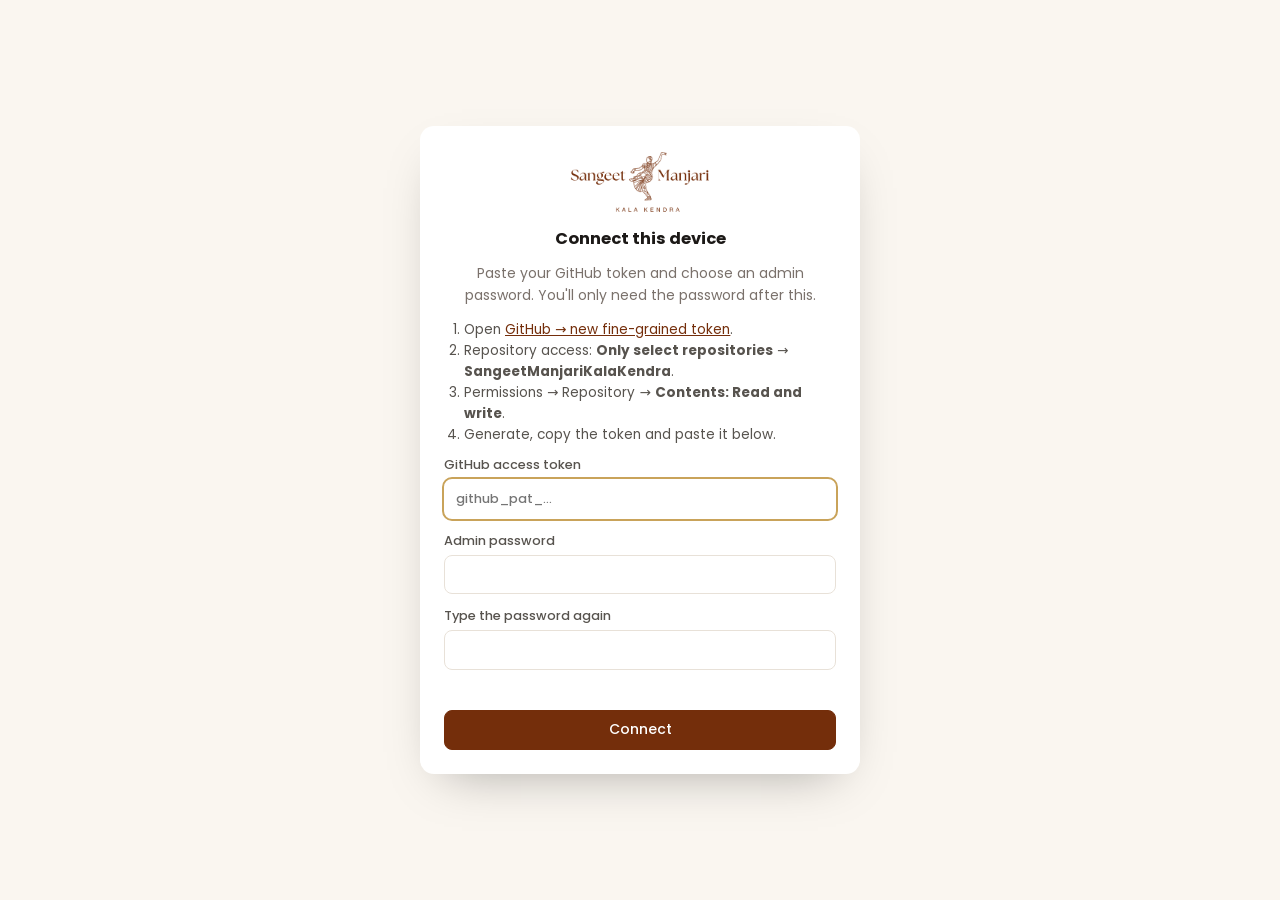
<file: admin.html>
<!doctype html>
<html lang="en">
<head>
<meta charset="utf-8">
<meta name="viewport" content="width=device-width, initial-scale=1">
<meta name="robots" content="noindex, nofollow">
<title>Admin · Sangeet Manjari</title>
<link rel="icon" href="assets/img/favicon.png" type="image/png">
<link rel="preconnect" href="https://fonts.googleapis.com">
<link rel="preconnect" href="https://fonts.gstatic.com" crossorigin>
<link href="https://fonts.googleapis.com/css2?family=Poppins:wght@400;500;600&display=swap" rel="stylesheet">
<style>
  :root { --brown:#742e0b; --brown-d:#5a2308; --green:#1f4a3a; --gold:#c9a35a; --cream:#faf6f0; --line:#e8e1d8; --muted:#7a716b; --ink:#1c1917; --ok:#1f7a4d; --bad:#b42318; }
  * { box-sizing: border-box; }
  [hidden] { display: none !important; }
  body { margin: 0; font: 400 14px/1.55 Poppins, system-ui, sans-serif; color: var(--ink); background: var(--cream); }
  button, input, select, textarea { font: inherit; }
  a { color: var(--brown); }

  .top { position: sticky; top: 0; z-index: 20; display: flex; align-items: center; gap: 16px; padding: 10px 20px; background: #fff; border-bottom: 1px solid var(--line); }
  .top img { height: 44px; }
  .top h1 { font-size: 1rem; font-weight: 600; margin: 0; flex: 1; }
  .top h1 small { display: block; font-weight: 400; color: var(--muted); font-size: .78rem; }
  .status { font-size: .8rem; padding: 4px 10px; border-radius: 999px; background: #f1ece6; color: var(--muted); white-space: nowrap; }
  .status.on { background: #e5f3ec; color: var(--ok); }
  .status.dirty { background: #fff4e0; color: #9a5b00; }

  .layout { display: grid; grid-template-columns: 220px 1fr; min-height: calc(100vh - 65px); }
  .side { background: #fff; border-right: 1px solid var(--line); padding: 16px 10px; position: sticky; top: 65px; height: calc(100vh - 65px); overflow: auto; }
  .side button { display: flex; width: 100%; align-items: center; gap: 10px; border: 0; background: none; padding: 10px 12px; border-radius: 8px; text-align: left; cursor: pointer; color: #44403c; }
  .side button:hover { background: var(--cream); }
  .side button.on { background: var(--brown); color: #fff; }
  .side .count { margin-left: auto; font-size: .72rem; opacity: .7; }
  main { padding: 24px clamp(16px, 3vw, 40px) 120px; max-width: 980px; }
  h2 { font-size: 1.3rem; margin: 0 0 4px; }
  .hint { color: var(--muted); margin: 0 0 20px; }

  .card { background: #fff; border: 1px solid var(--line); border-radius: 12px; padding: 16px 18px; margin-bottom: 12px; }
  .row { display: flex; align-items: center; gap: 14px; }
  .row .grow { flex: 1; min-width: 0; }
  .row b { display: block; font-weight: 500; }
  .row small { color: var(--muted); }

  /* switch */
  .sw { position: relative; width: 44px; height: 24px; flex: none; }
  .sw input { opacity: 0; width: 100%; height: 100%; margin: 0; position: absolute; cursor: pointer; z-index: 1; }
  .sw span { position: absolute; inset: 0; border-radius: 999px; background: #d6d0c9; transition: .2s; }
  .sw span::after { content: ""; position: absolute; left: 3px; top: 3px; width: 18px; height: 18px; border-radius: 50%; background: #fff; transition: .2s; box-shadow: 0 1px 3px rgba(0,0,0,.2); }
  .sw input:checked + span { background: var(--ok); }
  .sw input:checked + span::after { transform: translateX(20px); }
  .sw input:focus-visible + span { outline: 2px solid var(--gold); outline-offset: 2px; }

  .grid2 { display: grid; grid-template-columns: 1fr 1fr; gap: 12px 16px; }
  label.f { display: block; font-size: .8rem; font-weight: 500; color: #57534e; }
  label.f input, label.f select, label.f textarea { display: block; width: 100%; margin-top: 4px; padding: 9px 11px; border: 1px solid var(--line); border-radius: 8px; background: #fff; color: var(--ink); }
  label.f textarea { resize: vertical; min-height: 80px; }
  label.f input:focus, label.f select:focus, label.f textarea:focus { outline: 2px solid var(--gold); border-color: transparent; }
  .full { grid-column: 1 / -1; }

  .btn { display: inline-flex; align-items: center; gap: 6px; border: 1px solid var(--line); background: #fff; color: var(--ink); border-radius: 8px; padding: 8px 14px; cursor: pointer; font-weight: 500; text-decoration: none; }
  .btn:hover { border-color: var(--brown); }
  .btn.primary { background: var(--brown); color: #fff; border-color: var(--brown); }
  .btn.primary:hover { background: var(--brown-d); }
  .btn.green { background: var(--green); color: #fff; border-color: var(--green); }
  .btn.danger { color: var(--bad); }
  .btn.sm { padding: 5px 10px; font-size: .8rem; }
  .btn:disabled { opacity: .5; cursor: default; }
  .icon-btn { border: 1px solid var(--line); background: #fff; width: 30px; height: 30px; border-radius: 6px; cursor: pointer; }
  .icon-btn:hover { border-color: var(--brown); }

  .item-head { display: flex; align-items: center; gap: 12px; }
  .item-head img { width: 64px; height: 48px; object-fit: cover; border-radius: 6px; }
  .item-head .grow b { font-weight: 600; display: block; }
  .item-head .grow small { color: var(--muted); display: block; }
  .item-body { margin-top: 14px; padding-top: 14px; border-top: 1px dashed var(--line); }
  .card.off { opacity: .55; }

  .photos { display: grid; grid-template-columns: repeat(auto-fill, minmax(150px, 1fr)); gap: 12px; }
  .ph-tile { position: relative; border-radius: 10px; overflow: hidden; background: #fff; border: 2px solid transparent; }
  .ph-tile img { width: 100%; aspect-ratio: 1; object-fit: cover; display: block; cursor: pointer; transition: .2s; }
  .ph-tile.off img { filter: grayscale(1) opacity(.4); }
  .ph-tile.on { border-color: var(--ok); }
  .ph-tile .bar { display: flex; align-items: center; justify-content: space-between; padding: 6px 8px; background: #fff; font-size: .75rem; }
  .ph-tile .tag { position: absolute; top: 6px; left: 6px; font-size: .7rem; padding: 2px 8px; border-radius: 999px; background: var(--ok); color: #fff; pointer-events: none; }
  .ph-tile.off .tag { background: #78716c; }

  .bottom { position: fixed; left: 0; right: 0; bottom: 0; z-index: 20; display: flex; gap: 10px; align-items: center; justify-content: flex-end; flex-wrap: wrap; padding: 12px 20px; background: #fff; border-top: 1px solid var(--line); box-shadow: 0 -8px 20px -14px rgba(0,0,0,.2); }
  .bottom .msg { margin-right: auto; color: var(--muted); font-size: .85rem; }

  /* connect dialog */
  .overlay { position: fixed; inset: 0; z-index: 50; background: rgba(28,25,23,.5); display: grid; place-items: center; padding: 16px; }
  .dialog { background: #fff; border-radius: 14px; padding: 24px; width: min(520px, 100%); max-height: calc(100vh - 32px); overflow: auto; }
  .dialog h3 { margin: 0 0 6px; }
  .dialog ol { padding-left: 20px; color: #57534e; font-size: .85rem; }
  .dialog .actions { display: flex; gap: 10px; justify-content: flex-end; margin-top: 16px; flex-wrap: wrap; }

  /* module tabs */
  .card h3 { font-size: 1rem; margin: 0 0 10px; }
  .prow { padding: 8px 0; border-top: 1px solid var(--line); }
  .card h3 + .prow { border-top: 0; }
  .prow.off b { color: var(--muted); text-decoration: line-through; }
  .slot { display: flex; align-items: center; gap: 12px; padding: 8px 0; border-top: 1px solid var(--line); }
  .card h3 + .slot, .item-body > .slot { border-top: 0; }
  .slot img { width: 72px; height: 54px; object-fit: cover; border-radius: 8px; background: var(--cream); }
  .slot .grow { flex: 1; min-width: 0; }
  .slot b { display: block; font-weight: 500; }
  .slot small { color: var(--muted); display: block; white-space: nowrap; overflow: hidden; text-overflow: ellipsis; }
  .slides { display: grid; grid-template-columns: repeat(auto-fill, minmax(170px, 1fr)); gap: 12px; }
  .slide { border: 1px solid var(--line); border-radius: 10px; overflow: hidden; background: #fff; }
  .slide img { width: 100%; aspect-ratio: 3/2; object-fit: cover; display: block; }
  .slide.off img { filter: grayscale(1) opacity(.4); }
  .slide .bar { display: flex; align-items: center; justify-content: space-between; gap: 6px; padding: 6px 8px; }
  .lib-body { padding: 6px 8px 8px; background: #fff; }
  .lib-body input { width: 100%; padding: 5px 7px; border: 1px solid var(--line); border-radius: 6px; font-size: .78rem; }
  .lib-body .bar { padding: 6px 0 0; }
  .lib-body .bar small { color: var(--muted); font-size: .72rem; overflow: hidden; text-overflow: ellipsis; white-space: nowrap; }
  .icon-btn:disabled { opacity: .35; cursor: default; }
  .past-note { margin: 0 0 10px; padding: 6px 10px; border-radius: 8px; background: #fff4e0; color: #9a5b00; font-size: .8rem; }
  /* photo picker */
  .dialog.picker { width: min(920px, 100%); height: min(720px, calc(100vh - 32px)); display: flex; flex-direction: column; gap: 12px; }
  .pk-head { display: flex; align-items: center; gap: 10px; flex-wrap: wrap; }
  .pk-head h3 { margin: 0; flex: 1; }
  #pk-up { cursor: pointer; }
  #pk-up.busy, #lib-up.busy { opacity: .6; pointer-events: none; }
  .pk-search { padding: 9px 11px; border: 1px solid var(--line); border-radius: 8px; }
  .pk-grid { flex: 1; overflow: auto; display: grid; grid-template-columns: repeat(auto-fill, minmax(130px, 1fr)); gap: 10px; align-content: start; }
  .pk-tile { border: 2px solid transparent; border-radius: 10px; padding: 0; background: #fff; cursor: pointer; overflow: hidden; text-align: left; }
  .pk-tile img { width: 100%; aspect-ratio: 1; object-fit: cover; display: block; }
  .pk-tile span { display: block; font-size: .7rem; color: var(--muted); padding: 4px 6px; white-space: nowrap; overflow: hidden; text-overflow: ellipsis; }
  .pk-tile:hover { border-color: var(--gold); }
  .pk-tile.cur { border-color: var(--brown); }
  .pk-tile.sel { border-color: var(--ok); box-shadow: 0 0 0 3px #e5f3ec; }
  .dialog.picker .actions { margin-top: 0; }

  /* login gate */
  .gate { position: fixed; inset: 0; z-index: 70; background: var(--cream); display: grid; place-items: center; padding: 16px; overflow: auto; }
  .gate-box { width: min(440px, 100%); box-shadow: 0 20px 50px -24px rgba(0,0,0,.35); display: grid; gap: 12px; }
  .gate-box .logo { height: 64px; justify-self: center; }
  .gate-box h3 { text-align: center; margin: 0; }
  .gate-box .hint { text-align: center; margin: 0; }
  .g-err { color: var(--bad); font-size: .85rem; min-height: 1.2em; margin: 0; text-align: center; }
  .linkbtn { border: 0; background: none; color: var(--muted); font-size: .8rem; text-decoration: underline; cursor: pointer; justify-self: center; }

  .toast { position: fixed; left: 50%; bottom: 80px; transform: translateX(-50%); z-index: 60; background: var(--ink); color: #fff; padding: 10px 18px; border-radius: 999px; font-size: .85rem; box-shadow: 0 10px 30px -10px rgba(0,0,0,.5); }
  .toast.bad { background: var(--bad); }

  @media (max-width: 760px) {
    .layout { grid-template-columns: 1fr; }
    .side { position: static; height: auto; display: flex; overflow-x: auto; gap: 4px; padding: 8px; border-right: 0; border-bottom: 1px solid var(--line); }
    .side button { width: auto; white-space: nowrap; }
    .side .count { display: none; }
    .grid2 { grid-template-columns: 1fr; }
    .top h1 small { display: none; }
    .bottom .msg { width: 100%; }
  }
</style>
</head>
<body>

<header class="top">
  <img src="assets/img/logo-dark.png" alt="">
  <h1>Website Admin <small>Choose what shows on sangeetmanjari.me</small></h1>
  <span class="status" id="status">Not connected</span>
  <button class="btn sm" id="connect-btn">Account</button>
  <button class="btn sm" id="lock-btn" title="Lock the admin panel">🔒 Lock</button>
</header>

<div class="layout">
  <nav class="side" id="side"></nav>
  <main id="main"><p class="hint">Loading…</p></main>
</div>

<div class="bottom">
  <span class="msg" id="msg">No changes yet.</span>
  <button class="btn" id="download-btn" title="Download content.json">⬇ Download</button>
  <button class="btn" id="preview-btn">👁 Preview</button>
  <button class="btn primary" id="publish-btn">Publish to website</button>
</div>

<div class="gate" id="gate">
  <form class="dialog gate-box" id="gate-form" autocomplete="on">
    <img src="assets/img/logo-dark.png" alt="Sangeet Manjari Kala Kendra" class="logo">
    <h3 id="g-title">Admin login</h3>
    <p class="hint" id="g-hint"></p>
    <div id="g-setup" hidden>
      <ol style="margin:0 0 10px;padding-left:20px;color:#57534e;font-size:.85rem">
        <li>Open <a href="https://github.com/settings/personal-access-tokens/new" target="_blank" rel="noopener">GitHub → new fine-grained token</a>.</li>
        <li>Repository access: <b>Only select repositories</b> → <b>SangeetManjariKalaKendra</b>.</li>
        <li>Permissions → Repository → <b>Contents: Read and write</b>.</li>
        <li>Generate, copy the token and paste it below.</li>
      </ol>
      <label class="f">GitHub access token<input id="g-token" type="password" autocomplete="off" placeholder="github_pat_…"></label>
    </div>
    <input type="text" name="username" value="admin" autocomplete="username" hidden>
    <label class="f">Admin password<input id="g-pw" type="password" autocomplete="current-password"></label>
    <label class="f" id="g-pw2-wrap" hidden>Type the password again<input id="g-pw2" type="password" autocomplete="new-password"></label>
    <p class="g-err" id="g-err"></p>
    <button class="btn primary" type="submit" id="g-go" style="justify-content:center">Unlock</button>
    <button type="button" class="linkbtn" id="g-reset" hidden>Forgot the password? Reset this device</button>
  </form>
</div>

<div class="overlay" id="connect" hidden>
  <div class="dialog">
    <h3>Account</h3>
    <p class="hint" style="margin-bottom:10px">Change the GitHub token or the admin password for this device. Leave a box empty to keep it as it is.</p>
    <ol>
      <li>Open <a href="https://github.com/settings/personal-access-tokens/new" target="_blank" rel="noopener">GitHub → new fine-grained token</a>.</li>
      <li>Repository access: <b>Only select repositories</b> → <b>SangeetManjariKalaKendra</b>.</li>
      <li>Permissions → Repository → <b>Contents: Read and write</b>.</li>
      <li>Generate, copy the token and paste it below.</li>
    </ol>
    <div class="grid2">
      <label class="f full">New GitHub token<input id="c-token" type="password" autocomplete="off" placeholder="Leave empty to keep the current token"></label>
      <label class="f">New admin password<input id="c-pw" type="password" autocomplete="new-password" placeholder="Leave empty to keep"></label>
      <label class="f">Type it again<input id="c-pw2" type="password" autocomplete="new-password"></label>
      <label class="f">Repository<input id="c-repo" value="GaurangMishra12/SangeetManjariKalaKendra"></label>
      <label class="f">Branch<input id="c-branch" value="main"></label>
    </div>
    <p class="hint" style="margin:10px 0 0;font-size:.8rem">The token is saved only in this browser, locked with your admin password.</p>
    <div class="actions">
      <button class="btn danger" id="c-forget">Disconnect this device</button>
      <button class="btn" id="c-cancel">Cancel</button>
      <button class="btn primary" id="c-save">Save</button>
    </div>
  </div>
</div>

<div class="overlay" id="picker" hidden>
  <div class="dialog picker">
    <div class="pk-head">
      <h3 id="pk-title">Choose a photo</h3>
      <label class="btn primary" id="pk-up"><span id="pk-up-text">⬆ Upload new</span><input type="file" accept="image/*" multiple hidden id="pk-file"></label>
      <button class="btn" id="pk-close">Close</button>
    </div>
    <input id="pk-search" class="pk-search" placeholder="Search photos…" aria-label="Search photos">
    <div class="pk-grid" id="pk-grid"></div>
    <div class="actions"><button class="btn primary" id="pk-add" hidden>Add selected</button></div>
  </div>
</div>

<div class="toast" id="toast" hidden></div>

<script>
const $ = (s, el = document) => el.querySelector(s);
const $$ = (s, el = document) => [...el.querySelectorAll(s)];
const esc = (v) => String(v ?? "").replace(/[&<>"']/g, (c) => ({ "&": "&amp;", "<": "&lt;", ">": "&gt;", '"': "&quot;", "'": "&#39;" }[c]));
const store = {
  get(k) { try { return localStorage.getItem(k); } catch (_) { return null; } },
  set(k, v) { try { localStorage.setItem(k, v); } catch (_) {} },
  del(k) { try { localStorage.removeItem(k); } catch (_) {} },
};

let C = null;          // content being edited
let saved = "";        // last published JSON (to detect changes)
let sha = null;        // GitHub file sha
let tab = "sections";
let adminPw = "";      // kept in memory only while unlocked
const gh = { token: "", repo: store.get("smkk-gh-repo") || "GaurangMishra12/SangeetManjariKalaKendra", branch: store.get("smkk-gh-branch") || "main" };

/* ---------------- labels ---------------- */
const SECTIONS = [
  ["topbar", "Top strip", "Thin strip above the menu: admissions note, phone, email, “Ask for a trial class”"],
  ["about", "Our story", "Arch photos, story text and “What you will learn”"],
  ["guru", "Your guru", "Guru's photo, bio, qualifications and teachers"],
  ["courses", "Levels & fees", "The three levels with fees"],
  ["quiz", "Find your level quiz", "Four-question quiz under the levels"],
  ["join", "Online classes", "Brown band “Learn from anywhere in the world” with photo slider"],
  ["why", "How we teach", "Four numbered points"],
  ["stats", "Numbers", "Students, years, performances…"],
  ["events", "Coming up", "Next workshops and events on the home page"],
  ["live", "Invite us to perform", "Performance booking and recent stages"],
  ["gallery", "Moments", "Sliding row of photos"],
  ["videos", "Videos", "Instagram reels"],
  ["reviews", "Kind words", "Student & parent reviews"],
  ["faq", "FAQ", "Questions and answers before Contact"],
  ["contact", "Contact", "Contact details and enquiry form"],
  ["riyazNudge", "Riyaz Room nudge", "Small card that invites engaged visitors (1 min reading, end of page or leaving) to the Virtual Riyaz Room – once per visit"],
  ["whatsappButton", "Floating WhatsApp button", "Green button in the corner (needs a phone/WhatsApp number)"],
  ["chatButton", "Floating enquiry button", "Opens the enquiry form"],
];
const DETAILS = [
  ["guru", "Guru's name", "Guru Sangeeta Sharma"],
  ["phone", "Phone (shown on site)", "+91 98765 43210"],
  ["whatsapp", "WhatsApp number (if different)", "919876543210"],
  ["formEndpoint", "Enquiry form link (Google Script) – saves enquiries to Google Sheet + email", "https://script.google.com/macros/s/…/exec", true],
  ["email", "Email", "hello@sangeetmanjari.me"],
  ["address", "Address", "Street, City, State PIN", true],
  ["instagram", "Instagram link", "https://instagram.com/…"],
  ["youtube", "YouTube link", "https://youtube.com/@…"],
  ["facebook", "Facebook link", "https://facebook.com/…"],
  ["googleReviews", "Google reviews link", "https://g.page/…"],
];
const NUMBERS = [["students", "Students trained"], ["cities", "Cities reached"], ["years", "Years experience"], ["performances", "Performances"], ["workshops", "Workshops held"], ["awards", "Awards & honours"]];
const CATS = [["kids", "Kids (Age 5+)"], ["beginner", "Beginners"], ["intermediate", "Intermediate"], ["advanced", "Advanced"], ["adults", "Adults"], ["hobby", "Hobby"]];

/* Each module = one tab: section switch, photos, parts to show/hide, texts, and its own list editor. */
const MODULES = {
  hero: { icon: "🏠", label: "Opening banner", hint: "The first thing visitors see: title on the left, video or photos in the arch on the right.",
    slides: ["hero", "Banner photos (used when the video is off)"],
    parts: [["hero.card", "Title, line and buttons"], ["hero.enquiry", "“Ask about classes” button"], ["hero.courses", "“Levels & fees” button"], ["hero.facts", "Three short points under the buttons"]],
    texts: [["heroSubtitle", "Line under the title", 2]] },
  about: { icon: "ℹ️", label: "Our story", section: "about",
    images: [["aboutTall", "Chapter 1 photo – कथा"], ["aboutA", "Chapter 2 photo – तत्कार"], ["aboutB", "Chapter 3 photo – अभिनय"]],
    parts: [["about.features", "Chapters 2–3 (footwork & spins, hands & expression)"], ["about.badge", "Chapter 4 – live teentaal beat card"], ["about.link", "“How we teach” link"]],
    texts: [["aboutText", "Story paragraph", 5]] },
  guru: { icon: "🙏", label: "Your guru", section: "guru",
    parts: [["guru.title", "Title line"], ["guru.bio", "Bio"], ["guru.credentials", "Qualifications list"], ["guru.trainedUnder", "“Learnt from” line"], ["guru.chip", "“गुरु” badge on the photo"]] },
  courses: { icon: "🎓", label: "Levels & fees", section: "courses",
    parts: [["courses.cert", "Diploma line above the levels"]],
    texts: [["coursesIntro", "Diploma line above the levels", 2]] },
  join: { icon: "🌐", label: "Online classes", section: "join",
    slides: ["join", "Photos in the arch (slideshow)"],
    parts: [["join.slider", "Photo arch"], ["join.buttons", "Buttons"]] },
  why: { icon: "✨", label: "How we teach", section: "why",
    parts: [["why.training", "१ Bols before the dance"], ["why.guru", "२ A performing teacher"], ["why.stage", "३ A syllabus with a goal"], ["why.ages", "४ Small batches, every age"]],
    texts: [["guruBio", "Text for “A performing teacher”", 3]] },
  stats: { icon: "🔢", label: "Numbers", section: "stats",
    hint: "Use 0 to show a dash until you have the real number. The site adds “+” after each number.",
    parts: NUMBERS.map(([k, l]) => ["stats." + k, l]) },
  events: { icon: "📅", label: "Events", section: "events", sectionLabel: "“Coming up” on the home page",
    hint: "Upcoming shows, festivals and programmes – shown on the Events page (sangeetmanjari.me/events.html) and the next 3 on the home page. Visitors press “Book your seat” to register; registrations arrive in your Google Sheet, email and WhatsApp. When the date has passed, an event moves to “Past performances” by itself.",
    parts: [["events.events", "Home page – events column"], ["page.upcoming", "Events page – Upcoming events"], ["page.workshops", "Events page – Workshops"], ["page.past", "Events page – Past performances"], ["page.book", "Events page – “Invite us to perform”"], ["page.jump", "Events page – quick links under the title"]],
    texts: [["eventsIntro", "Line under the Events page title", 2]] },
  workshops: { icon: "🧑‍🏫", label: "Workshops", section: "events", sectionLabel: "“Coming up” on the home page",
    hint: "Workshops shown on the Events page and the next 3 on the home page. Visitors press “Register now”; registrations arrive in your Google Sheet, email and WhatsApp. Past workshops move to “Past performances” by themselves.",
    parts: [["events.workshops", "Home page – workshops column"]] },
  live: { icon: "🎭", label: "Performances", section: "live", sectionLabel: "“Invite us to perform” on the home page",
    hint: "Past performances (Events page, latest 3 on the home page) and the “Invite us to perform” section. Past events and workshops are added to that list automatically.",
    images: [["live", "Photo in the arch"]], flip: true,
    parts: [["live.watch", "“Watch videos” button"], ["live.tags", "Occasions line"], ["live.performances", "Recent stages list"]] },
  photos: { icon: "🖼", label: "Moments", section: "gallery",
    hint: "The sliding row of photos. Click a photo to show or hide it, use the arrows to change the order.",
    parts: [["gallery.arrows", "← → arrow buttons"]] },
  videos: { icon: "🎬", label: "Videos", section: "videos",
    parts: [["videos.viewAll", "“Open Instagram” button"]] },
  faq: { icon: "❓", label: "FAQ", section: "faq", hint: "Questions and answers shown before the Contact section. Keep answers short. Switch one off to hide it." },
  contact: { icon: "📇", label: "Contact & links", section: "contact", sectionLabel: "the Contact section",
    images: [["contact", "Arch photo under the contact details"]],
    parts: [["contact.image", "Arch photo under the contact details"], ["form.mode", "“Where would you like to learn?” (both forms)"], ["form.course", "“Interested in” (both forms)"], ["form.message", "Message box (both forms)"]] },
  reviews: { icon: "⭐", label: "Kind words", section: "reviews",
    parts: [["reviews.google", "“Write a Google review” link"]] },
  popup: { icon: "💬", label: "Popup", hint: "The enquiry form that pops up once per visit.",
    images: [["popup", "Photo in the popup"]],
    parts: [["popup.image", "Photo"], ["popup.logo", "Logo"]] },
  layout: { icon: "📌", label: "Top strip, footer & buttons",
    sectionList: ["topbar", "riyazNudge", "whatsappButton", "chatButton"],
    parts: [["topbar.socials", "Top strip – social icons"], ["topbar.phone", "Top strip – phone"], ["topbar.email", "Top strip – email"], ["topbar.button", "Top strip – “Ask for a trial class”"], ["header.enroll", "“Enquire” button in the menu bar"], ["footer.links", "Footer – Explore links"], ["footer.courses", "Footer – Levels list"], ["footer.socials", "Footer – social icons"]] },
};
const TABS = [["sections", "👁 All sections"], ...Object.entries(MODULES).map(([k, M]) => [k, `${M.icon} ${M.label}`]), ["library", "📁 Photo library"]];

/* ---------------- password lock ----------------
   The GitHub token is stored encrypted (AES-GCM, key from the admin password via PBKDF2).
   Without the password the token can't be read, so nothing can be published. */
const VAULT = "smkk-gh-vault", LEGACY = "smkk-gh-token";
const b64 = (buf) => btoa(String.fromCharCode(...new Uint8Array(buf)));
const unb64 = (s) => Uint8Array.from(atob(s), (c) => c.charCodeAt(0));
async function pwKey(pw, salt) {
  const base = await crypto.subtle.importKey("raw", new TextEncoder().encode(pw), "PBKDF2", false, ["deriveKey"]);
  return crypto.subtle.deriveKey({ name: "PBKDF2", salt, iterations: 310000, hash: "SHA-256" }, base, { name: "AES-GCM", length: 256 }, false, ["encrypt", "decrypt"]);
}
async function sealToken(token, pw) {
  const salt = crypto.getRandomValues(new Uint8Array(16)), iv = crypto.getRandomValues(new Uint8Array(12));
  const ct = await crypto.subtle.encrypt({ name: "AES-GCM", iv }, await pwKey(pw, salt), new TextEncoder().encode(token));
  store.set(VAULT, JSON.stringify({ v: 1, salt: b64(salt), iv: b64(iv), ct: b64(ct) }));
  store.del(LEGACY);
}
async function openToken(pw) {
  const v = JSON.parse(store.get(VAULT));
  const pt = await crypto.subtle.decrypt({ name: "AES-GCM", iv: unb64(v.iv) }, await pwKey(pw, unb64(v.salt)), unb64(v.ct));
  return new TextDecoder().decode(pt);
}
const pwProblem = (a, b) => (a.length < 8 ? "Use at least 8 characters." : a !== b ? "The two passwords don't match." : "");

let gateMode = "unlock", fails = 0, waitUntil = 0;
function startGate() {
  const hasVault = !!store.get(VAULT), legacy = store.get(LEGACY);
  gateMode = hasVault ? "unlock" : legacy ? "migrate" : "setup";
  const T = {
    unlock: ["Admin login", "Enter the admin password to open the panel.", "Unlock"],
    migrate: ["Set an admin password", "From now on the panel will ask for this password. It locks the GitHub token saved on this device.", "Save password"],
    setup: ["Connect this device", "Paste your GitHub token and choose an admin password. You'll only need the password after this.", "Connect"],
  }[gateMode];
  $("#g-title").textContent = T[0]; $("#g-hint").textContent = T[1]; $("#g-go").textContent = T[2];
  $("#g-setup").hidden = gateMode !== "setup";
  $("#g-pw2-wrap").hidden = gateMode === "unlock";
  $("#g-reset").hidden = gateMode !== "unlock";
  $("#g-pw").autocomplete = gateMode === "unlock" ? "current-password" : "new-password";
  $("#g-pw").value = $("#g-pw2").value = $("#g-token").value = ""; $("#g-err").textContent = "";
  $("#gate").hidden = false;
  (gateMode === "setup" ? $("#g-token") : $("#g-pw")).focus();
}
$("#gate-form").onsubmit = async (e) => {
  e.preventDefault();
  const err = (t) => ($("#g-err").textContent = t);
  const pw = $("#g-pw").value, btn = $("#g-go");
  if (Date.now() < waitUntil) { err(`Too many tries. Wait ${Math.ceil((waitUntil - Date.now()) / 1000)} seconds.`); return; }
  btn.disabled = true; err("");
  try {
    if (gateMode === "unlock") {
      try { gh.token = await openToken(pw); }
      catch (_) {
        fails++; if (fails >= 5) { waitUntil = Date.now() + 30000; fails = 0; }
        err("Wrong password."); return;
      }
    } else {
      const p = pwProblem(pw, $("#g-pw2").value); if (p) { err(p); return; }
      const token = gateMode === "migrate" ? store.get(LEGACY) : $("#g-token").value.trim();
      if (!token) { err("Paste the GitHub token first."); return; }
      gh.token = token;
      try { await ghFetch(`contents/content.json?ref=${encodeURIComponent(gh.branch)}`); }
      catch (x) {
        gh.token = "";
        if (gateMode === "migrate") { store.del(LEGACY); startGate(); err("The saved token no longer works – paste a new one. " + x.message); }
        else err(x.message);
        return;
      }
      await sealToken(token, pw);
      store.set("smkk-gh-repo", gh.repo); store.set("smkk-gh-branch", gh.branch);
    }
    adminPw = pw;
    $("#gate").hidden = true;
    load();
  } finally { btn.disabled = false; }
};
$("#g-reset").onclick = () => {
  if (!confirm("This removes the saved GitHub token from this device. You will need the token (or a new one) to connect again. Continue?")) return;
  store.del(VAULT); store.del(LEGACY); startGate();
};
$("#lock-btn").onclick = () => location.reload();

/* ---------------- GitHub ---------------- */
const b64encode = (str) => { const bytes = new TextEncoder().encode(str); let bin = ""; bytes.forEach((b) => (bin += String.fromCharCode(b))); return btoa(bin); };
const b64decode = (b64) => new TextDecoder().decode(Uint8Array.from(atob(b64.replace(/\n/g, "")), (c) => c.charCodeAt(0)));
async function ghFetch(path, opts = {}) {
  const res = await fetch(`https://api.github.com/repos/${gh.repo}/${path}`, {
    ...opts,
    headers: { Accept: "application/vnd.github+json", Authorization: `Bearer ${gh.token}`, "X-GitHub-Api-Version": "2022-11-28", ...(opts.body ? { "Content-Type": "application/json" } : {}), ...(opts.headers || {}) },
  });
  if (!res.ok) {
    let m = res.status + "";
    try { m = (await res.json()).message || m; } catch (_) {}
    throw new Error(res.status === 401 ? "Token not accepted – check it and try again."
      : res.status === 404 ? "Repository, branch or file not found – or the token can't access it."
      : res.status === 403 && /not accessible/i.test(m) ? "This token can read but not save. On GitHub, edit the token: Repository access → SangeetManjariKalaKendra, and Permissions → Contents → Read and write."
      : m);
  }
  return res.json();
}

/* ---------------- load ---------------- */
async function load() {
  try {
    if (gh.token) {
      const f = await ghFetch(`contents/content.json?ref=${encodeURIComponent(gh.branch)}`);
      sha = f.sha;
      C = JSON.parse(b64decode(f.content));
      setStatus("Connected", "on");
    } else {
      C = await (await fetch("content.json?t=" + Date.now(), { cache: "no-store" })).json();
      setStatus("Not connected");
    }
  } catch (e) {
    toast(e.message, true);
    C = await (await fetch("content.json?t=" + Date.now(), { cache: "no-store" })).json();
    setStatus("Not connected");
  }
  normalise();
  saved = JSON.stringify(C);
  renderSide(); renderTab(); changed();
}
function normalise() {
  C.sections ||= {}; C.popup ||= { enabled: true, delaySeconds: 6 }; C.site ||= {}; C.text ||= {}; C.numbers ||= {};
  C.courses ||= []; C.workshops ||= []; C.events ||= []; C.performances ||= []; C.photos ||= []; C.videos ||= []; C.reviews ||= [];
  C.guru ||= { name: "", title: "", photo: "", bio: "", credentials: [], trainedUnder: "" };
  C.parts ||= {}; C.images ||= {}; C.library ||= [];
  C.images.hero ||= []; C.images.join ||= [];
}

/* ---------------- UI ---------------- */
function setStatus(t, cls = "") { const s = $("#status"); s.textContent = t; s.className = "status " + cls; }
function toast(t, bad) { const el = $("#toast"); el.textContent = t; el.className = "toast" + (bad ? " bad" : ""); el.hidden = false; clearTimeout(toast.t); toast.t = setTimeout(() => (el.hidden = true), 3500); }
function changed() {
  const dirty = JSON.stringify(C) !== saved || Object.keys(pending).length > 0;
  $("#msg").textContent = dirty ? "You have unpublished changes." : "Everything is published.";
  const s = $("#status");
  if (dirty) { s.textContent = "Unpublished changes"; s.className = "status dirty"; }
  else setStatus(gh.token ? "Connected" : "Not connected", gh.token ? "on" : "");
  try { store.set("smkk-draft", JSON.stringify(C)); } catch (_) {}
  renderSideCounts();
}
window.addEventListener("beforeunload", (e) => { if (C && (JSON.stringify(C) !== saved || Object.keys(pending).length)) { e.preventDefault(); e.returnValue = ""; } });

function renderSide() {
  $("#side").innerHTML = TABS.map(([k, l]) => `<button data-tab="${k}" class="${k === tab ? "on" : ""}">${l}<span class="count" data-count="${k}"></span></button>`).join("");
  $$("#side button").forEach((b) => b.onclick = () => { tab = b.dataset.tab; $$("#side button").forEach((x) => x.classList.toggle("on", x === b)); renderTab(); scrollTo(0, 0); });
  renderSideCounts();
}
function renderSideCounts() {
  const on = (arr) => `${arr.filter((x) => x.show !== false).length}/${arr.length}`;
  const counts = {
    sections: `${SECTIONS.filter(([k]) => C.sections[k] !== false).length}/${SECTIONS.length}`,
    hero: on(C.images.hero), join: on(C.images.join),
    faq: on(C.faqs || []), courses: on(C.courses), workshops: on(C.workshops), events: on(C.events), live: on(C.performances), photos: on(C.photos), videos: on(C.videos), reviews: on(C.reviews),
    popup: C.popup.enabled ? "on" : "off", library: C.library.length + "",
  };
  $$("[data-count]").forEach((el) => (el.textContent = counts[el.dataset.count] || ""));
}

const sw = (checked, attrs = "") => `<label class="sw"><input type="checkbox" ${checked ? "checked" : ""} ${attrs}><span></span></label>`;

/* ---------------- photos: library, picker, upload ---------------- */
const pending = {};      // path -> base64, uploaded on Publish
const localThumb = {};   // id -> object URL for photos not published yet
const thumb = (id) => localThumb[id] || `assets/img/gallery/${encodeURIComponent(id)}-sm.jpg`;
const libItem = (id) => C.library.find((p) => p.id === id);
const altOf = (id) => libItem(id)?.alt || "";

function usage(id) {
  const u = [];
  if (C.images.hero.some((x) => x.id === id)) u.push("Main banner");
  if (C.images.join.some((x) => x.id === id)) u.push("Join banner");
  Object.entries(MODULES).forEach(([, M]) => (M.images || []).forEach(([k, l]) => { if (C.images[k] === id) u.push(`${M.label} – ${l}`); }));
  if (C.guru.photo === id) u.push("Guru photo");
  C.courses.forEach((c) => { if (c.img === id) u.push("Course – " + c.title); });
  if (C.photos.some((p) => p.id === id)) u.push("Moments gallery");
  return u;
}

async function toJpeg(src, max, q) {
  const s = Math.min(1, max / Math.max(src.width, src.height));
  const w = Math.round(src.width * s), h = Math.round(src.height * s);
  const cv = document.createElement("canvas"); cv.width = w; cv.height = h;
  const cx = cv.getContext("2d"); cx.fillStyle = "#fff"; cx.fillRect(0, 0, w, h); cx.drawImage(src, 0, 0, w, h);
  const blob = await new Promise((r) => cv.toBlob(r, "image/jpeg", q));
  const b64 = await new Promise((r) => { const fr = new FileReader(); fr.onload = () => r(fr.result.split(",")[1]); fr.readAsDataURL(blob); });
  return { blob, b64, w, h };
}
async function decode(file) {
  try { return await createImageBitmap(file, { imageOrientation: "from-image" }); } catch (_) {}
  const url = URL.createObjectURL(file);
  try { const img = new Image(); img.src = url; await img.decode(); return img; } finally { URL.revokeObjectURL(url); }
}
async function uploadFiles(files) {
  const ids = [];
  for (const file of files) {
    if (file.size > 40e6) { toast(`“${file.name}” is too big (over 40 MB).`, true); continue; }
    let src;
    try { src = await decode(file); } catch (_) { toast(`Couldn't open “${file.name}”. Please use a JPG or PNG photo.`, true); continue; }
    const big = await toJpeg(src, 2000, 0.85), sm = await toJpeg(src, 800, 0.8);
    const id = "u" + Date.now().toString(36) + Math.random().toString(36).slice(2, 5);
    pending[`assets/img/gallery/${id}.jpg`] = big.b64;
    pending[`assets/img/gallery/${id}-sm.jpg`] = sm.b64;
    localThumb[id] = URL.createObjectURL(sm.blob);
    C.library.unshift({ id, alt: file.name.replace(/\.[^.]+$/, "").replace(/[_-]+/g, " ").trim().slice(0, 80), w: sm.w, h: sm.h });
    ids.push(id);
  }
  if (ids.length) { changed(); toast(`${ids.length} photo${ids.length > 1 ? "s" : ""} added. Press “Publish to website” to put ${ids.length > 1 ? "them" : "it"} online.`); }
  return ids;
}

let pick = null;
function openPicker({ title = "Choose a photo", multi = false, current = "", onPick }) {
  pick = { multi, onPick, sel: new Set() };
  $("#pk-title").textContent = title;
  $("#pk-add").hidden = !multi;
  $("#pk-search").value = "";
  drawPicker(current);
  $("#picker").hidden = false;
}
function drawPicker(current) {
  const q = $("#pk-search").value.trim().toLowerCase();
  const list = C.library.filter((p) => !q || (p.alt || "").toLowerCase().includes(q) || p.id.includes(q));
  $("#pk-grid").innerHTML = list.map((p) => `
    <button class="pk-tile ${p.id === current ? "cur" : ""} ${pick.sel.has(p.id) ? "sel" : ""}" data-id="${esc(p.id)}" title="${esc(p.alt)}">
      <img src="${esc(thumb(p.id))}" alt="" loading="lazy"><span>${esc(p.alt || p.id)}</span>
    </button>`).join("") || `<p class="hint">No photos match.</p>`;
  $$(".pk-tile").forEach((t) => t.onclick = () => {
    const id = t.dataset.id;
    if (!pick.multi) { closePicker(); pick.onPick([id]); return; }
    pick.sel.has(id) ? pick.sel.delete(id) : pick.sel.add(id);
    t.classList.toggle("sel"); $("#pk-add").textContent = `Add ${pick.sel.size || ""} selected`.replace("  ", " ");
  });
  $("#pk-add").textContent = `Add ${pick.sel.size || ""} selected`.replace("  ", " ");
}
function closePicker() { $("#picker").hidden = true; }
$("#pk-close").onclick = closePicker;
$("#pk-search").oninput = () => drawPicker();
$("#pk-add").onclick = () => { const ids = [...pick.sel]; closePicker(); if (ids.length) pick.onPick(ids); };
$("#pk-file").onchange = async (e) => {
  const files = [...e.target.files]; e.target.value = "";
  if (!files.length) return;
  $("#pk-up").classList.add("busy"); $("#pk-up-text").textContent = "Preparing…";
  const ids = await uploadFiles(files);
  $("#pk-up").classList.remove("busy"); $("#pk-up-text").textContent = "⬆ Upload new";
  if (!ids.length) return;
  if (!pick.multi) { closePicker(); pick.onPick([ids[0]]); }
  else { ids.forEach((id) => pick.sel.add(id)); drawPicker(); }
};

// a single photo slot (thumbnail + change button)
const slot = (key, label, id) => `
  <div class="slot" data-slot="${key}">
    <img src="${esc(id ? thumb(id) : "")}" alt="" ${id ? "" : "hidden"}>
    <div class="grow"><b>${esc(label)}</b><small>${esc(id ? altOf(id) || id : "No photo chosen")}</small></div>
    <button class="btn sm" data-change>Change photo</button>
  </div>`;
function bindSlots(get, set) {
  $$("[data-slot]").forEach((el) => {
    const key = el.dataset.slot;
    $("[data-change]", el).onclick = () => openPicker({ current: get(key), onPick: ([id]) => { set(key, id); changed(); renderTab(); } });
  });
}

// an ordered list of photos with show/hide (banner slides, slider)
function slideEditor(listKey, label) {
  const list = C.images[listKey];
  return `<div class="card"><h3>${esc(label)}</h3><p class="hint">Switch a photo off to hide it, use the arrows to reorder.</p><div class="slides">` +
    list.map((x, i) => `
      <div class="slide ${x.show === false ? "off" : ""}" data-li="${i}">
        <img src="${esc(thumb(x.id))}" alt="" title="${esc(altOf(x.id))}">
        <div class="bar">${sw(x.show !== false, `data-show aria-label="Show photo"`)}<span>
          <button class="icon-btn" data-l title="Move earlier">←</button><button class="icon-btn" data-r title="Move later">→</button><button class="icon-btn" data-x title="Remove">🗑</button></span></div>
      </div>`).join("") + `</div><p style="margin:12px 0 0"><button class="btn" data-add-slide>+ Add photo</button></p></div>`;
}
function bindSlides(listKey) {
  const list = C.images[listKey];
  $$("[data-li]").forEach((el) => {
    const i = +el.dataset.li, x = list[i];
    $("[data-show]", el).onchange = (e) => { x.show = e.target.checked; el.classList.toggle("off", !x.show); changed(); };
    $("[data-l]", el).onclick = () => move(list, i, -1);
    $("[data-r]", el).onclick = () => move(list, i, 1);
    $("[data-x]", el).onclick = () => { list.splice(i, 1); changed(); renderTab(); };
  });
  $("[data-add-slide]").onclick = () => openPicker({ title: "Add photos", multi: true, onPick: (ids) => { ids.forEach((id) => list.push({ id, show: true })); changed(); renderTab(); } });
}

/* ---------------- tabs ---------------- */
function renderTab() {
  const m = $("#main");
  if (tab === "sections") return renderSections(m);
  if (tab === "library") return renderLibrary(m);
  const M = MODULES[tab];
  let h = `<h2>${M.icon} ${M.label}</h2>${M.hint ? `<p class="hint">${M.hint}</p>` : `<p class="hint"></p>`}`;
  if (M.section) h += `<div class="card row ${C.sections[M.section] === false ? "off" : ""}"><div class="grow"><b>Show ${esc(M.sectionLabel || "this section")} on the website</b><small>Switch off to hide the whole section (and its menu link).</small></div>${sw(C.sections[M.section] !== false, `data-sec="${M.section}" aria-label="Show section"`)}</div>`;
  if (M.sectionList) h += `<div class="card"><h3>Show on the website</h3>` + M.sectionList.map((k) => { const s = SECTIONS.find((x) => x[0] === k); return `<div class="row prow"><div class="grow"><b>${s[1]}</b><small>${s[2]}</small></div>${sw(C.sections[k] !== false, `data-sec="${k}" aria-label="${s[1]}"`)}</div>`; }).join("") + `</div>`;
  if (tab === "hero" && C.images.heroVideo) {
    const hv = C.images.heroVideo;
    h += `<div class="card"><h3>Banner video</h3><div class="row prow"><img src="${esc(hv.poster)}" alt="" style="width:120px;border-radius:8px"><div class="grow"><b>Play the video instead of the photos</b><small>Loops silently. Switch off to show the photo slideshow below.</small></div>${sw(hv.show !== false, 'id="hv-on" aria-label="Play banner video"')}</div></div>`;
  }
  if (M.slides) h += slideEditor(M.slides[0], M.slides[1]);
  if (M.images || tab === "guru") {
    h += `<div class="card"><h3>Photos</h3>` + (tab === "guru" ? slot("guru.photo", "Guru's photo", C.guru.photo) : "") +
      (M.images || []).map(([k, l]) => slot(k, l, C.images[k])).join("") +
      (M.flip ? `<div class="row prow"><div class="grow"><b>Mirror the banner photo</b><small>Flips it left-to-right so the dancer faces the text.</small></div>${sw(!!C.images.liveFlip, 'id="flip" aria-label="Mirror photo"')}</div>` : "") + `</div>`;
  }
  if (M.parts) h += `<div class="card"><h3>Show / hide parts</h3>` + M.parts.map(([k, l]) => `<div class="row prow ${C.parts[k] === false ? "off" : ""}"><div class="grow"><b>${esc(l)}</b></div>${sw(C.parts[k] !== false, `data-part="${k}" aria-label="${esc(l)}"`)}</div>`).join("") + `</div>`;
  if (M.texts) h += `<div class="card grid2"><h3 class="full" style="margin:0">Text</h3>` + M.texts.map(([k, l, rows]) => `<label class="f full">${l}<textarea data-text="${k}" rows="${rows}">${esc(C.text[k])}</textarea></label>`).join("") + `</div>`;
  h += `<div id="extra"></div>`;
  m.innerHTML = h;

  $$("[data-sec]", m).forEach((i) => i.onchange = () => { C.sections[i.dataset.sec] = i.checked; i.closest(".card.row")?.classList.toggle("off", !i.checked); changed(); });
  $$("[data-part]", m).forEach((i) => i.onchange = () => { if (i.checked) delete C.parts[i.dataset.part]; else C.parts[i.dataset.part] = false; i.closest(".prow").classList.toggle("off", !i.checked); changed(); });
  $$("[data-text]", m).forEach((i) => i.oninput = () => { C.text[i.dataset.text] = i.value.trim(); changed(); });
  if ($("#flip")) $("#flip").onchange = (e) => { C.images.liveFlip = e.target.checked; changed(); };
  if ($("#hv-on")) $("#hv-on").onchange = (e) => { C.images.heroVideo.show = e.target.checked; changed(); };
  if (M.slides) bindSlides(M.slides[0]);
  bindSlots((k) => (k === "guru.photo" ? C.guru.photo : C.images[k]), (k, id) => { if (k === "guru.photo") C.guru.photo = id; else C.images[k] = id; });
  EXTRA[tab]?.($("#extra"));
}

function renderSections(m) {
  m.innerHTML = `<h2>All sections</h2><p class="hint">Switch whole parts of the home page on or off. Open a section's own tab to change its photos and hide smaller parts.</p>` +
    SECTIONS.map(([k, l, d]) => `<div class="card row ${C.sections[k] === false ? "off" : ""}"><div class="grow"><b>${l}</b><small>${d}</small></div>${sw(C.sections[k] !== false, `data-sec="${k}" aria-label="${l}"`)}</div>`).join("") +
    `<p class="hint" style="margin-top:16px">The menu bar, main banner and footer are always shown.</p>`;
  $$("[data-sec]").forEach((i) => i.onchange = () => { C.sections[i.dataset.sec] = i.checked; i.closest(".card").classList.toggle("off", !i.checked); changed(); });
}

function renderLibrary(m) {
  m.innerHTML = `<h2>📁 Photo library</h2><p class="hint">Every photo the website can use. Upload new ones here or from any “Change photo” button. Edit the description (helps Google and screen readers). A photo that is in use can't be deleted.</p>
    <p><label class="btn primary" id="lib-up"><span id="lib-up-text">⬆ Upload photos</span><input type="file" accept="image/*" multiple hidden id="lib-file"></label></p>
    <div class="photos">` + C.library.map((p, i) => {
      const u = usage(p.id);
      return `<div class="ph-tile on lib" data-i="${i}">
        ${localThumb[p.id] ? `<span class="tag" style="background:#9a5b00">Not published</span>` : u.length ? `<span class="tag">In use</span>` : ""}
        <img src="${esc(thumb(p.id))}" alt="${esc(p.alt)}" loading="lazy" title="${esc(u.join(" · ") || "Not used anywhere")}">
        <div class="lib-body"><input data-alt value="${esc(p.alt)}" placeholder="Description" aria-label="Description">
        <div class="bar"><small>${u.length ? esc(u.length === 1 ? u[0] : u.length + " places") : "Not used"}</small><button class="icon-btn" data-del title="Delete" ${u.length ? "disabled" : ""}>🗑</button></div></div>
      </div>`; }).join("") + `</div>`;
  $("#lib-file").onchange = async (e) => {
    const files = [...e.target.files]; e.target.value = ""; if (!files.length) return;
    $("#lib-up-text").textContent = "Preparing…"; await uploadFiles(files); renderTab();
  };
  $$(".ph-tile.lib").forEach((t) => {
    const p = C.library[+t.dataset.i];
    $("[data-alt]", t).oninput = (e) => { p.alt = e.target.value.trim(); C.photos.forEach((x) => { if (x.id === p.id) x.alt = p.alt; }); changed(); };
    $("[data-del]", t).onclick = () => {
      if (usage(p.id).length || !confirm("Delete this photo from the library?")) return;
      C.library.splice(C.library.indexOf(p), 1);
      delete pending[`assets/img/gallery/${p.id}.jpg`]; delete pending[`assets/img/gallery/${p.id}-sm.jpg`];
      changed(); renderTab();
    };
  });
}

/* extra editors shown under a module's photos/parts */
const EXTRA = {
  guru(box) {
    const G = C.guru;
    box.innerHTML = `<div class="card grid2"><h3 class="full" style="margin:0">Details</h3>
      <label class="f">Name<input data-g="name" value="${esc(G.name)}"></label>
      <label class="f">Title<input data-g="title" value="${esc(G.title)}"></label>
      <label class="f full">Bio<textarea data-g="bio" rows="6">${esc(G.bio)}</textarea></label>
      <label class="f full">Qualifications & achievements (one per line)<textarea data-g="credentials" rows="7">${esc((G.credentials || []).join("\n"))}</textarea></label>
      <label class="f full">Trained under<textarea data-g="trainedUnder" rows="2">${esc(G.trainedUnder)}</textarea></label></div>`;
    $$("[data-g]", box).forEach((i) => i.oninput = () => {
      const k = i.dataset.g;
      G[k] = k === "credentials" ? i.value.split("\n").map((x) => x.trim()).filter(Boolean) : i.value.trim();
      if (k === "name") C.site.guru = G.name;
      changed();
    });
  },
  stats(box) {
    box.innerHTML = `<div class="card grid2"><h3 class="full" style="margin:0">Numbers</h3>` +
      NUMBERS.map(([k, l]) => `<label class="f">${l}<input type="number" min="0" data-num="${k}" value="${+C.numbers[k] || 0}"></label>`).join("") + `</div>`;
    $$("[data-num]", box).forEach((i) => i.oninput = () => { C.numbers[i.dataset.num] = Math.max(0, parseInt(i.value) || 0); changed(); });
  },
  courses(box) {
    box.innerHTML = `<h3 style="margin:20px 0 4px">Course cards</h3><p class="hint">Turn courses on or off, edit fees, reorder with the arrows. Leave a fee empty to show “₹ —”.</p>` +
      C.courses.map((c, i) => `
      <div class="card ${c.show === false ? "off" : ""}" data-i="${i}">
        <div class="item-head">
          <img src="${esc(thumb(c.img))}" alt="">
          <div class="grow"><b>${esc(c.title) || "Untitled course"}</b><small>${esc(c.badge)} · ${c.group ? "₹" + esc(c.group) : "no fee set"}</small></div>
          <button class="icon-btn" data-up title="Move up">↑</button><button class="icon-btn" data-down title="Move down">↓</button>
          <button class="btn sm" data-edit>Edit</button>
          ${sw(c.show !== false, `data-show aria-label="Show ${esc(c.title)}"`)}
        </div>
        <div class="item-body" hidden>
          ${slot("course", "Course photo", c.img)}
          <div class="grid2" style="margin-top:12px">
            <label class="f">Title<input data-k="title" value="${esc(c.title)}"></label>
            <label class="f">Badge on photo<input data-k="badge" value="${esc(c.badge)}"></label>
            <label class="f full">Short description<input data-k="desc" value="${esc(c.desc)}"></label>
            <label class="f">Filter tab<select data-k="cat">${CATS.map(([v, l]) => `<option value="${v}" ${v === c.cat ? "selected" : ""}>${l}</option>`).join("")}</select></label>
            <label class="f">Duration (optional)<input data-k="duration" value="${esc(c.duration)}"></label>
            <label class="f">Group fee per month (₹)<input data-k="group" value="${esc(c.group)}" placeholder="e.g. 2,000"></label>
            <label class="f">Group note<input data-k="groupNote" value="${esc(c.groupNote)}"></label>
          </div>
          <p style="margin:12px 0 0"><button class="btn sm danger" data-del>Delete course</button></p>
        </div>
      </div>`).join("") + `<button class="btn" id="add-course">+ Add course</button>`;
    $$(".card[data-i]", box).forEach((card) => {
      const i = +card.dataset.i, c = C.courses[i];
      $("[data-edit]", card).onclick = () => { const b = $(".item-body", card); b.hidden = !b.hidden; };
      $("[data-show]", card).onchange = (e) => { c.show = e.target.checked; card.classList.toggle("off", !c.show); changed(); };
      $("[data-up]", card).onclick = () => move(C.courses, i, -1);
      $("[data-down]", card).onclick = () => move(C.courses, i, 1);
      $("[data-del]", card).onclick = () => { if (confirm(`Delete “${c.title}”?`)) { C.courses.splice(i, 1); changed(); renderTab(); } };
      $("[data-change]", card).onclick = () => openPicker({ current: c.img, onPick: ([id]) => {
        c.img = id; changed();
        $(".item-head img", card).src = $(".slot img", card).src = thumb(id); $(".slot img", card).hidden = false; $(".slot small", card).textContent = altOf(id) || id;
      } });
      $$("[data-k]", card).forEach((inp) => inp.oninput = inp.onchange = () => {
        c[inp.dataset.k] = inp.value.trim(); changed();
        $(".item-head b", card).textContent = c.title || "Untitled course";
        $(".item-head small", card).textContent = `${c.badge} · ${c.group ? "₹" + c.group : "no fee set"}`;
      });
    });
    $("#add-course").onclick = () => {
      C.courses.push({ show: true, cat: "beginner", badge: "New", title: "New course", img: C.courses[0]?.img || C.library[0]?.id || "", desc: "", duration: "", group: "", personal: "", groupNote: "12 classes a month", personalNote: "" });
      changed(); renderTab(); const cards = $$(".card[data-i]"); const last = cards[cards.length - 1]; $(".item-body", last).hidden = false; last.scrollIntoView({ behavior: "smooth" });
    };
  },
  workshops(box) { listEditor(box, "workshops", WS_FIELDS, "workshop"); },
  faq(box) { C.faqs ||= []; listEditor(box, "faqs", [["q", "Question", "e.g. Do you teach online?", true], ["a", "Answer", "Short, friendly answer", true, "textarea"]], "question"); },
  events(box) { listEditor(box, "events", WS_FIELDS, "event"); },
  live(box) { box.innerHTML = `<h3 style="margin:20px 0 4px">Past performances</h3><p class="hint">Add a photo and a YouTube, Instagram or Drive link so visitors can watch.</p><div id="perf-box"></div>`; listEditor($("#perf-box"), "performances", PERF_FIELDS, "performance"); },
  photos(box) {
    box.innerHTML = `<div class="card"><h3>Photos in the gallery</h3>
      <p><button class="btn primary" id="mo-add">+ Add photos</button> <button class="btn sm" id="all-on">Show all</button> <button class="btn sm" id="all-off">Hide all</button></p>
      <div class="photos">` + C.photos.map((p, i) => `
      <div class="ph-tile ${p.show === false ? "off" : "on"}" data-i="${i}">
        <span class="tag">${p.show === false ? "Hidden" : "Shown"}</span>
        <img src="${esc(thumb(p.id))}" alt="${esc(p.alt)}" title="${esc(p.alt)}" loading="lazy">
        <div class="bar"><button class="icon-btn" data-l title="Move earlier">←</button><span>#${i + 1}</span><button class="icon-btn" data-r title="Move later">→</button><button class="icon-btn" data-x title="Remove from gallery">✕</button></div>
      </div>`).join("") + `</div><p class="hint" style="margin:12px 0 0">“✕” only removes a photo from this gallery – it stays in the photo library.</p></div>`;
    $$(".ph-tile", box).forEach((t) => {
      const i = +t.dataset.i, p = C.photos[i];
      $("img", t).onclick = () => { p.show = p.show === false; changed(); renderTab(); };
      $("[data-l]", t).onclick = () => move(C.photos, i, -1);
      $("[data-r]", t).onclick = () => move(C.photos, i, 1);
      $("[data-x]", t).onclick = () => { C.photos.splice(i, 1); changed(); renderTab(); };
    });
    $("#all-on").onclick = () => { C.photos.forEach((p) => (p.show = true)); changed(); renderTab(); };
    $("#all-off").onclick = () => { C.photos.forEach((p) => (p.show = false)); changed(); renderTab(); };
    $("#mo-add").onclick = () => openPicker({ title: "Add photos to the gallery", multi: true, onPick: (ids) => {
      ids.forEach((id) => { const L = libItem(id); if (L) C.photos.push({ show: true, id, alt: L.alt, w: L.w, h: L.h }); });
      changed(); renderTab();
    } });
  },
  videos(box) {
    box.innerHTML = `<h3 style="margin:20px 0 4px">Videos</h3><p class="hint">To add an Instagram reel, press “+ Add Instagram reel” and paste its link (e.g. https://www.instagram.com/reel/ABC123/). The reel plays right on the website. Title and caption are optional.</p>` +
      C.videos.map((v, i) => `
      <div class="card ${v.show === false ? "off" : ""}" data-i="${i}">
        <div class="item-head" style="align-items:flex-start">
          ${v.instagram !== undefined
            ? `<span style="width:40px;height:64px;flex:none;border-radius:8px;display:grid;place-items:center;color:#fff;font-weight:700;font-size:.8rem;background:linear-gradient(45deg,#f09433,#dc2743,#bc1888)">IG</span>`
            : `<img src="assets/img/${esc(v.src)}-poster.jpg" alt="" style="width:40px;height:64px">`}
          <div class="grow grid2">
            ${v.instagram !== undefined ? `<label class="f full">Instagram reel link<input data-k="instagram" value="${esc(v.instagram)}" placeholder="https://www.instagram.com/reel/…"></label>` : ""}
            <label class="f">Title<input data-k="title" value="${esc(v.title)}"></label>
            <label class="f">Caption<input data-k="caption" value="${esc(v.caption)}"></label>
          </div>
          <div style="display:flex;flex-direction:column;gap:8px;align-items:center">
            ${sw(v.show !== false, `data-show aria-label="Show video"`)}
            <button class="icon-btn" data-up title="Move up">↑</button><button class="icon-btn" data-down title="Move down">↓</button>
            <button class="icon-btn" data-del title="Delete">🗑</button>
          </div>
        </div>
      </div>`).join("") + `<button class="btn" id="add-ig">+ Add Instagram reel</button>`;
    $$(".card[data-i]", box).forEach((card) => {
      const i = +card.dataset.i, v = C.videos[i];
      $("[data-show]", card).onchange = (e) => { v.show = e.target.checked; card.classList.toggle("off", !v.show); changed(); };
      $("[data-up]", card).onclick = () => move(C.videos, i, -1);
      $("[data-down]", card).onclick = () => move(C.videos, i, 1);
      $("[data-del]", card).onclick = () => { if (confirm("Remove this video from the website?")) { C.videos.splice(i, 1); changed(); renderTab(); } };
      $$("[data-k]", card).forEach((inp) => inp.oninput = () => { v[inp.dataset.k] = inp.value.trim(); changed(); });
    });
    $("#add-ig").onclick = () => { C.videos.unshift({ show: true, instagram: "", title: "", caption: "" }); changed(); renderTab(); $("#main [data-k=instagram]")?.focus(); };
  },
  contact(box) {
    box.innerHTML = `<div class="card grid2"><h3 class="full" style="margin:0">Contact details & links</h3><p class="hint full" style="margin:0">Leave a box empty to hide it or show a placeholder. Enquiry form setup guide: <a href="https://github.com/${esc(gh.repo)}/blob/${esc(gh.branch)}/FORM-SETUP.md" target="_blank" rel="noopener">FORM-SETUP.md</a></p>` +
      DETAILS.map(([k, l, ph, full]) => `<label class="f ${full ? "full" : ""}">${l}<input data-site="${k}" value="${esc(C.site[k])}" placeholder="${esc(ph)}"></label>`).join("") + `</div>`;
    $$("[data-site]", box).forEach((i) => i.oninput = () => { C.site[i.dataset.site] = i.value.trim(); changed(); });
  },
  reviews(box) {
    box.innerHTML = `<h3 style="margin:20px 0 4px">Reviews</h3><p class="hint">Add reviews from students and parents (copy them from Google). Only switched-on reviews with text are shown.</p>` +
      (C.reviews.length ? "" : `<div class="card"><p class="hint" style="margin:0">No reviews yet. The site shows placeholders until you add some.</p></div>`) +
      C.reviews.map((r, i) => `
      <div class="card ${r.show === false ? "off" : ""}" data-i="${i}">
        <div class="item-head" style="align-items:flex-start">
          <div class="grow grid2">
            <label class="f">Name<input data-k="name" value="${esc(r.name)}"></label>
            <label class="f">Batch / relation (optional)<input data-k="batch" value="${esc(r.batch)}" placeholder="e.g. Parent, Kids batch"></label>
            <label class="f full">Review<textarea data-k="text" rows="3">${esc(r.text)}</textarea></label>
          </div>
          <div style="display:flex;flex-direction:column;gap:8px;align-items:center">
            ${sw(r.show !== false, `data-show aria-label="Show review"`)}
            <button class="icon-btn" data-up title="Move up">↑</button><button class="icon-btn" data-down title="Move down">↓</button>
            <button class="icon-btn" data-del title="Delete">🗑</button>
          </div>
        </div>
      </div>`).join("") + `<button class="btn" id="add-review">+ Add review</button>`;
    $$(".card[data-i]", box).forEach((card) => {
      const i = +card.dataset.i, r = C.reviews[i];
      $("[data-show]", card).onchange = (e) => { r.show = e.target.checked; card.classList.toggle("off", !r.show); changed(); };
      $("[data-up]", card).onclick = () => move(C.reviews, i, -1);
      $("[data-down]", card).onclick = () => move(C.reviews, i, 1);
      $("[data-del]", card).onclick = () => { if (confirm("Delete this review?")) { C.reviews.splice(i, 1); changed(); renderTab(); } };
      $$("[data-k]", card).forEach((inp) => inp.oninput = () => { r[inp.dataset.k] = inp.value.trim(); changed(); });
    });
    $("#add-review").onclick = () => { C.reviews.push({ show: true, name: "", batch: "", text: "" }); changed(); renderTab(); };
  },
  popup(box) {
    box.innerHTML = `<div class="card row"><div class="grow"><b>Show popup automatically</b><small>Visitors can always open it with the buttons.</small></div>${sw(C.popup.enabled !== false, 'id="pop-on" aria-label="Show popup"')}</div>
      <div class="card"><label class="f" style="max-width:240px">Seconds after the page opens<input type="number" min="1" max="120" id="pop-delay" value="${+C.popup.delaySeconds || 6}"></label></div>`;
    $("#pop-on").onchange = (e) => { C.popup.enabled = e.target.checked; changed(); };
    $("#pop-delay").oninput = (e) => { C.popup.delaySeconds = Math.max(1, parseInt(e.target.value) || 6); changed(); };
  },
};

const WS_FIELDS = [["title", "Title", "e.g. Abhinaya workshop"], ["date", "Date", "", false, "date"], ["time", "Time (optional)", "e.g. 6:00 PM – 8:00 PM"], ["fee", "Fee (optional)", "e.g. ₹500 · Free entry"], ["place", "Venue / mode", "e.g. Jawahar Kala Kendra, Jaipur · or Online", true], ["photo", "Photo / poster", "", true, "photo"], ["details", "Details", "What it is, who it is for, what to bring…", true, "textarea"], ["link", "Link (optional) – registration form, poster or map", "https://…", true]];
const PERF_FIELDS = [["title", "Title", "e.g. Bharat Utsav"], ["date", "Date", "", false, "date"], ["place", "Venue", "e.g. Jawahar Kala Kendra, Jaipur", true], ["photo", "Photo", "", true, "photo"], ["details", "A line about it (optional)", "e.g. Tarana and Krishna vandana with students", true, "textarea"], ["link", "Video link (optional)", "https://youtube.com/… or https://instagram.com/…", true]];
const isoDate = (v) => /^\d{4}-\d{2}-\d{2}$/.test(v || "");
const pastItem = (x) => { if (!isoDate(x.date)) return false; const t = new Date(); t.setHours(0, 0, 0, 0); return new Date(x.date + "T00:00:00") < t; };
function listEditor(box, key, fields, noun) {
  const list = C[key];
  const field = (x, [k, l, ph, full, type]) => {
    if (type === "textarea") return `<label class="f full">${l}<textarea data-k="${k}" rows="2" placeholder="${esc(ph)}">${esc(x[k])}</textarea></label>`;
    if (type === "date") return `<label class="f">${l}<input type="date" data-k="${k}" value="${isoDate(x[k]) ? esc(x[k]) : ""}">${x[k] && !isoDate(x[k]) ? `<small class="hint">Was: “${esc(x[k])}” – pick the date again</small>` : ""}</label>`;
    if (type === "photo") return `<div class="f full"><div class="slot" data-pslot="${k}" style="border-top:0;padding:0">
        <img src="${x[k] ? esc(thumb(x[k])) : ""}" alt="" ${x[k] ? "" : "hidden"}>
        <div class="grow"><b>${l}</b><small>${x[k] ? esc(altOf(x[k]) || x[k]) : "No photo – a ghungroo illustration is shown"}</small></div>
        <button class="btn sm" data-pick>${x[k] ? "Change" : "Choose / upload"}</button>${x[k] ? `<button class="icon-btn" data-unpick title="Remove photo">✕</button>` : ""}</div></div>`;
    return `<label class="f ${full ? "full" : ""}">${l}<input data-k="${k}" value="${esc(x[k])}" placeholder="${esc(ph)}"></label>`;
  };
  box.innerHTML = (list.length ? "" : `<div class="card"><p class="hint" style="margin:0">Nothing added yet. The site shows a friendly “coming soon” note with an enquiry button.</p></div>`) +
    list.map((x, i) => `
    <div class="card ${x.show === false ? "off" : ""}" data-i="${i}">
      ${pastItem(x) && key !== "performances" ? `<p class="past-note">⏳ This date has passed – it now shows under “Past performances”.</p>` : ""}
      <div class="item-head" style="align-items:flex-start">
        <div class="grow grid2">` + fields.map((f) => field(x, f)).join("") + `
        </div>
        <div style="display:flex;flex-direction:column;gap:8px;align-items:center">
          ${sw(x.show !== false, `data-show aria-label="Show ${noun}"`)}
          <button class="icon-btn" data-up title="Move up">↑</button><button class="icon-btn" data-down title="Move down">↓</button>
          <button class="icon-btn" data-del title="Delete">🗑</button>
        </div>
      </div>
    </div>`).join("") + `<button class="btn" data-add-item>+ Add ${noun}</button>`;
  $$(".card[data-i]", box).forEach((card) => {
    const i = +card.dataset.i, x = list[i];
    $("[data-show]", card).onchange = (e) => { x.show = e.target.checked; card.classList.toggle("off", !x.show); changed(); };
    $("[data-up]", card).onclick = () => move(list, i, -1);
    $("[data-down]", card).onclick = () => move(list, i, 1);
    $("[data-del]", card).onclick = () => { if (confirm(`Delete this ${noun}?`)) { list.splice(i, 1); changed(); renderTab(); } };
    $$("[data-k]", card).forEach((inp) => inp.oninput = inp.onchange = () => { x[inp.dataset.k] = inp.value.trim(); changed(); });
    $$("[data-pslot]", card).forEach((sl) => {
      const k = sl.dataset.pslot;
      $("[data-pick]", sl).onclick = () => openPicker({ title: "Choose a photo or poster", current: x[k], onPick: ([id]) => { x[k] = id; changed(); renderTab(); } });
      const un = $("[data-unpick]", sl); if (un) un.onclick = () => { x[k] = ""; changed(); renderTab(); };
    });
  });
  $("[data-add-item]", box).onclick = () => {
    list.unshift(Object.fromEntries([["show", true], ...fields.map(([k]) => [k, ""])]));
    changed(); renderTab(); $("#main .card[data-i] input")?.focus();
  };
}
function move(arr, i, d) { const j = i + d; if (j < 0 || j >= arr.length) return; [arr[i], arr[j]] = [arr[j], arr[i]]; changed(); renderTab(); }

/* ---------------- actions ---------------- */
$("#preview-btn").onclick = () => { store.set("smkk-draft", JSON.stringify(C)); window.open("./?preview=1", "_blank"); };
$("#download-btn").onclick = () => {
  const a = document.createElement("a");
  a.href = URL.createObjectURL(new Blob([JSON.stringify(C, null, 2) + "\n"], { type: "application/json" }));
  a.download = "content.json"; a.click(); URL.revokeObjectURL(a.href);
};
$("#publish-btn").onclick = async () => {
  if (!gh.token) { openConnect(); return; }
  const files = Object.entries(pending);
  if (JSON.stringify(C) === saved && !files.length) { toast("Nothing new to publish."); return; }
  const btn = $("#publish-btn"); btn.disabled = true;
  try {
    // one commit with content.json and any new photos (GitHub git data API)
    const ref = encodeURIComponent(gh.branch);
    const head = (await ghFetch(`git/ref/heads/${ref}`)).object.sha;
    const base = await ghFetch(`git/commits/${head}`);
    const tree = [];
    let n = 0;
    for (const [path, content] of files) {
      btn.textContent = `Uploading photos… ${Math.round((++n / files.length) * 100)}%`;
      const blob = await ghFetch("git/blobs", { method: "POST", body: JSON.stringify({ content, encoding: "base64" }) });
      tree.push({ path, mode: "100644", type: "blob", sha: blob.sha });
    }
    btn.textContent = "Publishing…";
    tree.push({ path: "content.json", mode: "100644", type: "blob", content: JSON.stringify(C, null, 2) + "\n" });
    const t = await ghFetch("git/trees", { method: "POST", body: JSON.stringify({ base_tree: base.tree.sha, tree }) });
    const photos = files.length / 2;
    const msg = "Update website content from admin panel" + (photos ? ` (+${photos} photo${photos > 1 ? "s" : ""})` : "");
    const commit = await ghFetch("git/commits", { method: "POST", body: JSON.stringify({ message: msg, tree: t.sha, parents: [head] }) });
    await ghFetch(`git/refs/heads/${ref}`, { method: "PATCH", body: JSON.stringify({ sha: commit.sha }) });
    files.forEach(([p]) => delete pending[p]);
    saved = JSON.stringify(C); changed();
    toast("Published! The live site updates in about a minute.");
  } catch (e) { toast("Couldn't publish: " + e.message, true); }
  btn.disabled = false; btn.textContent = "Publish to website";
};

function openConnect() {
  $("#c-token").value = $("#c-pw").value = $("#c-pw2").value = ""; $("#c-repo").value = gh.repo; $("#c-branch").value = gh.branch;
  $("#connect").hidden = false; $("#c-token").focus();
}
$("#connect-btn").onclick = openConnect;
$("#c-cancel").onclick = () => ($("#connect").hidden = true);
$("#c-forget").onclick = () => {
  if (!confirm("Remove the saved GitHub token from this device? You will need the token again to connect.")) return;
  store.del(VAULT); store.del(LEGACY); location.reload();
};
$("#c-save").onclick = async () => {
  const newToken = $("#c-token").value.trim(), newPw = $("#c-pw").value, newPw2 = $("#c-pw2").value;
  if (newPw || newPw2) { const p = pwProblem(newPw, newPw2); if (p) { toast(p, true); return; } }
  const old = { token: gh.token, repo: gh.repo, branch: gh.branch };
  gh.token = newToken || gh.token; gh.repo = $("#c-repo").value.trim() || gh.repo; gh.branch = $("#c-branch").value.trim() || "main";
  try {
    const f = await ghFetch(`contents/content.json?ref=${encodeURIComponent(gh.branch)}`);
    sha = f.sha;
    if (newPw) adminPw = newPw;
    await sealToken(gh.token, adminPw);
    store.set("smkk-gh-repo", gh.repo); store.set("smkk-gh-branch", gh.branch);
    $("#connect").hidden = true;
    if (JSON.stringify(C) === saved) { C = JSON.parse(b64decode(f.content)); normalise(); saved = JSON.stringify(C); renderTab(); }
    changed(); toast(newPw ? "Saved. Use the new password next time." : "Saved.");
  } catch (e) { Object.assign(gh, old); toast(e.message, true); }
};
document.addEventListener("keydown", (e) => { if (e.key === "Escape") { $("#connect").hidden = true; $("#picker").hidden = true; } });

startGate();
</script>
</body>
</html>
</file>
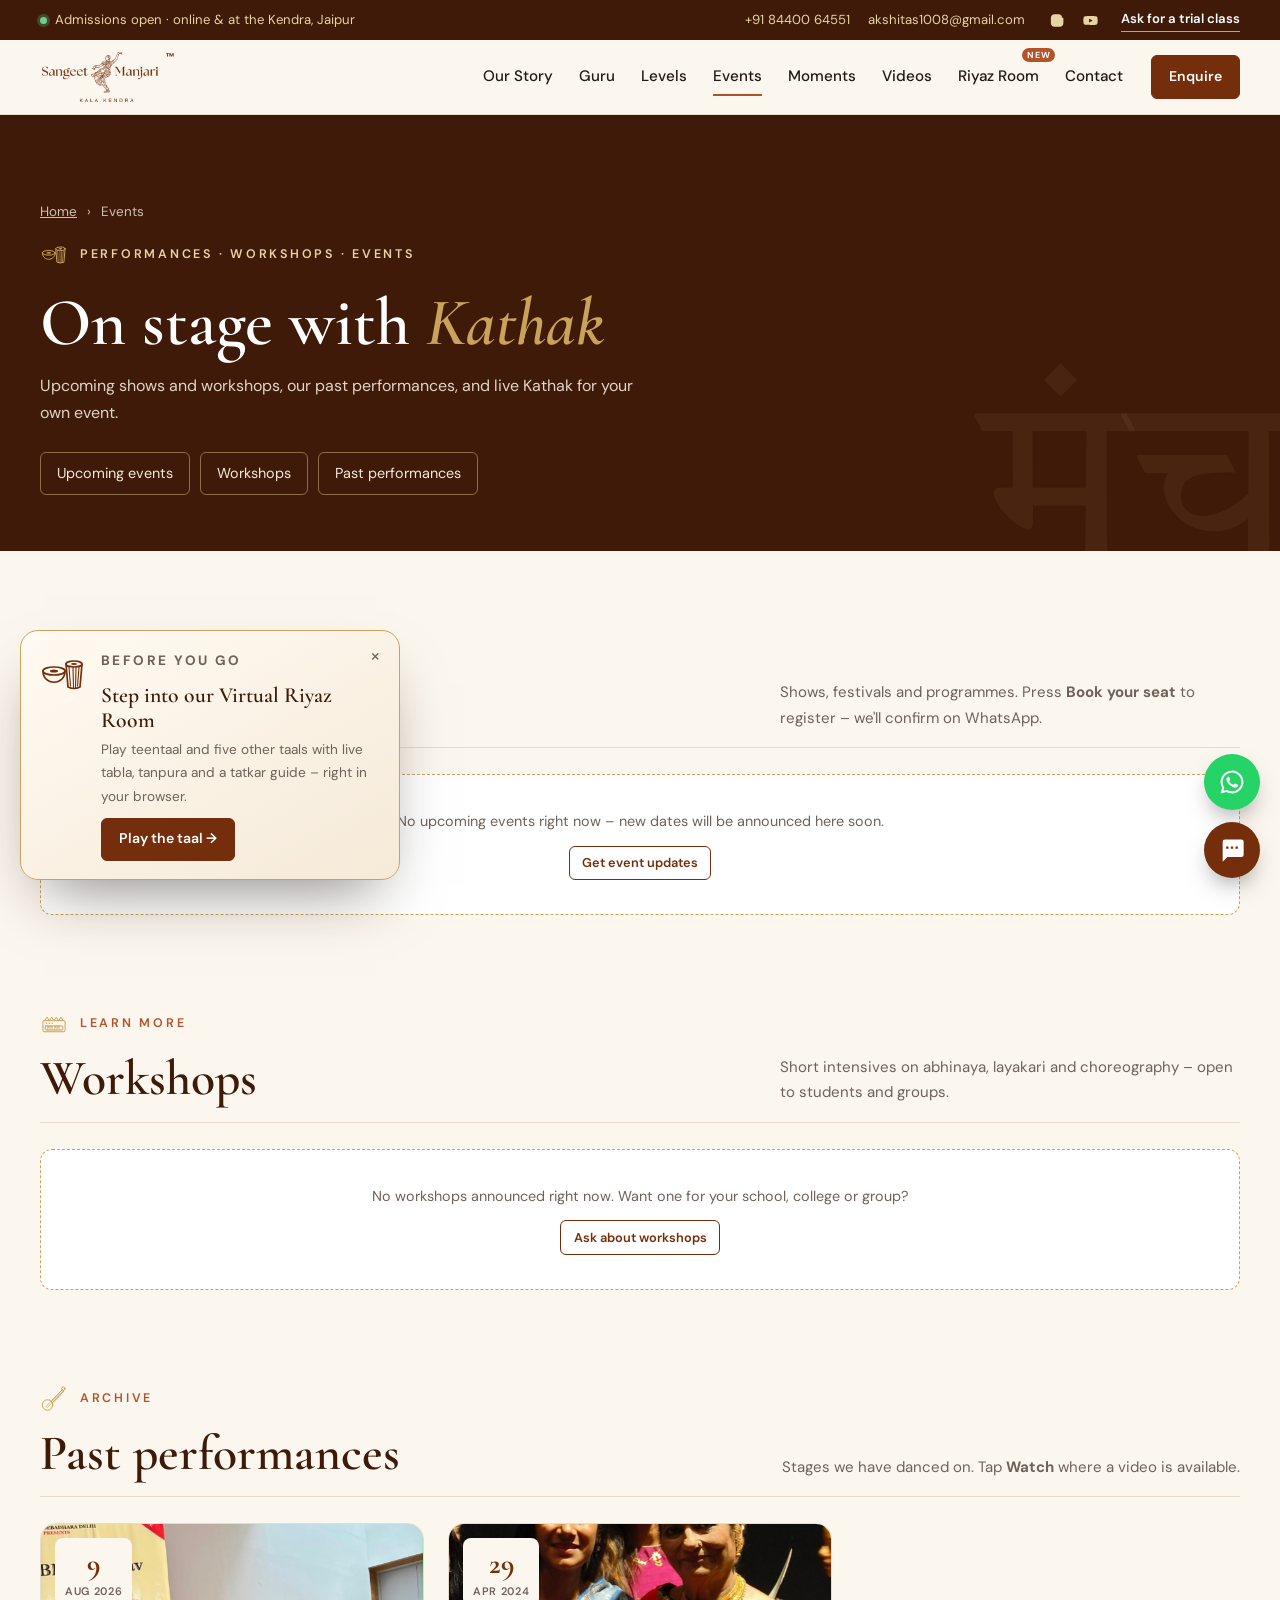
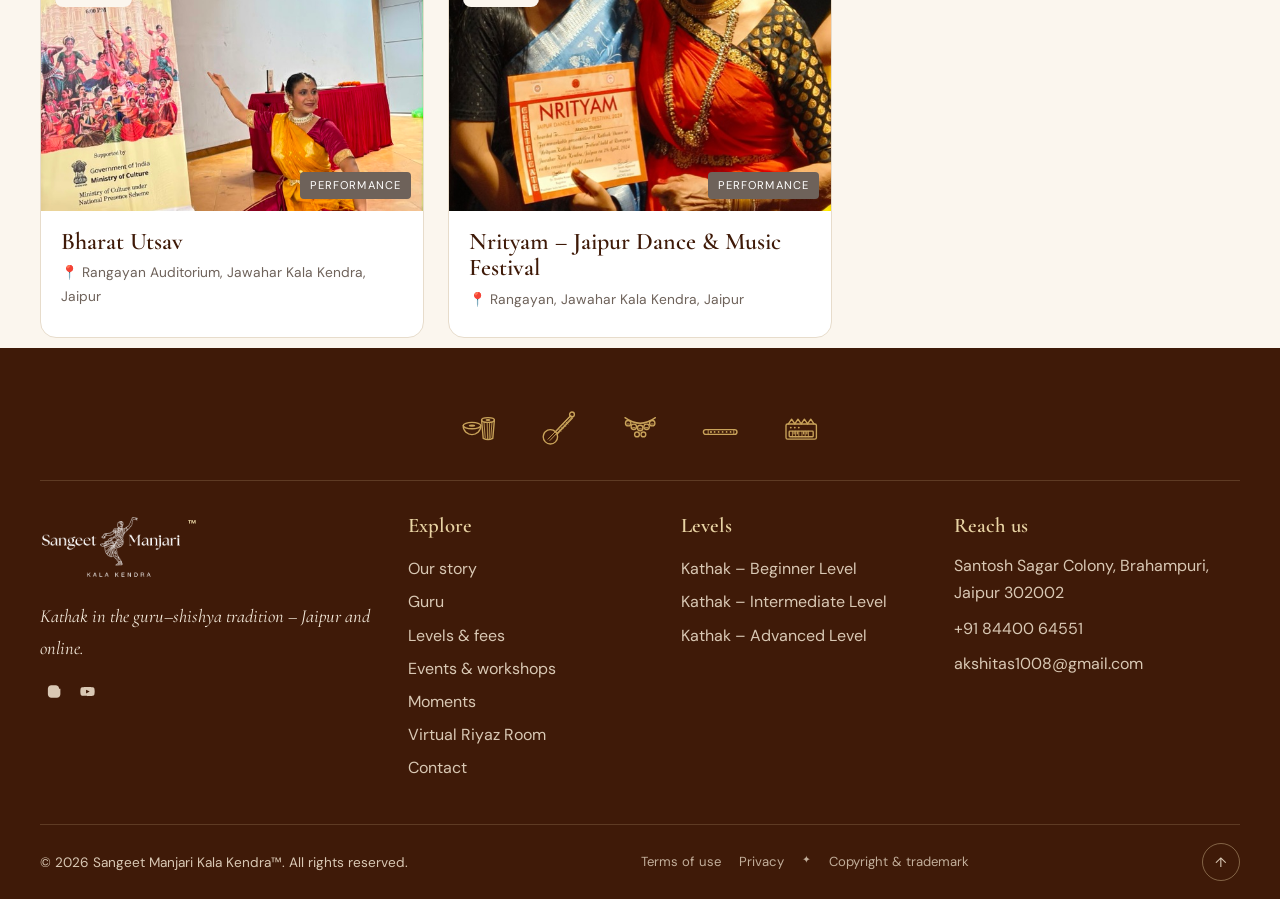
<file: events.html>
<!doctype html>
<html lang="en">
<head>
  <meta charset="utf-8">
  <meta name="viewport" content="width=device-width, initial-scale=1">
  <title>Performances &amp; Events | Sangeet Manjari Kala Kendra</title>
  <meta name="description" content="Upcoming Kathak events and workshops, past performances, and live Kathak for your occasion – Sangeet Manjari Kala Kendra, Jaipur.">
  <link rel="canonical" href="https://sangeetmanjari.me/events.html">
  <meta property="og:type" content="website">
  <meta property="og:site_name" content="Sangeet Manjari Kala Kendra">
  <meta property="og:locale" content="en_IN">
  <meta property="og:url" content="https://sangeetmanjari.me/events.html">
  <meta property="og:title" content="Performances &amp; Events | Sangeet Manjari Kala Kendra">
  <meta property="og:description" content="Upcoming Kathak events and workshops, past performances, and live Kathak for your occasion – Sangeet Manjari Kala Kendra, Jaipur.">
  <meta property="og:image" content="https://sangeetmanjari.me/assets/img/og-card.jpg">
  <meta property="og:image:width" content="1200">
  <meta property="og:image:height" content="630">
  <meta property="og:image:alt" content="Akshita Sharma performing Kathak – Sangeet Manjari Kala Kendra, Jaipur">
  <meta name="twitter:card" content="summary_large_image">
  <script type="application/ld+json">{"@context":"https://schema.org","@type":"BreadcrumbList","itemListElement":[{"@type":"ListItem","position":1,"name":"Home","item":"https://sangeetmanjari.me/"},{"@type":"ListItem","position":2,"name":"Performances & Events","item":"https://sangeetmanjari.me/events.html"}]}</script>
  <meta name="theme-color" content="#742e0b">
  <link rel="icon" href="assets/img/favicon.png" type="image/png">
  <link rel="apple-touch-icon" href="assets/img/apple-touch-icon.png">
  <link rel="preconnect" href="https://fonts.googleapis.com">
  <link rel="preconnect" href="https://fonts.gstatic.com" crossorigin>
  <link href="https://fonts.googleapis.com/css2?family=Cormorant+Garamond:ital,wght@0,500;0,600;0,700;1,500;1,600&family=DM+Sans:opsz,wght@9..40,400;9..40,500;9..40,600;9..40,700&family=Tiro+Devanagari+Hindi&display=swap" rel="stylesheet">
  <link rel="stylesheet" href="styles.css?v=37">
</head>
<body data-page="events">

<!-- ===== TOP STRIP ===== -->
<div class="strip" data-section="topbar">
  <div class="wrap strip-inner">
    <p class="strip-note"><span class="dot"></span> Admissions open · online &amp; at the Kendra, Jaipur</p>
    <div class="strip-links">
      <a data-site="phoneLink" data-part="topbar.phone"><span data-site="phone"></span></a>
      <a data-site="emailLink" data-part="topbar.email"><span data-site="email"></span></a>
      <div class="socials" data-socials data-part="topbar.socials"></div>
      <a href="#book" class="strip-cta" data-open-enquiry data-course="Trial class" data-part="topbar.button">Ask for a trial class</a>
    </div>
  </div>
</div>

<!-- ===== HEADER ===== -->
<header class="header">
  <div class="wrap header-inner">
    <a href="index.html" class="logo" aria-label="Sangeet Manjari Kala Kendra – home">
      <img src="assets/img/logo-dark.png" alt="Sangeet Manjari Kala Kendra" width="753" height="340">
    </a>
    <nav class="menu" id="menu">
      <a href="index.html#about">Our Story</a>
      <a href="index.html#guru">Guru</a>
      <a href="index.html#courses">Levels</a>
      <a href="events.html" class="active">Events</a>
      <a href="index.html#gallery">Moments</a>
      <a href="index.html#videos">Videos</a>
      <a href="riyaz.html" class="nav-new">Riyaz Room</a>
      <a href="index.html#contact">Contact</a>
    </nav>
    <div class="header-right">
      <a href="#book" class="btn btn-solid btn-sm" data-open-enquiry data-part="header.enroll">Enquire</a>
      <button class="burger" aria-label="Menu" aria-expanded="false"><span></span><span></span><span></span></button>
    </div>
  </div>
</header>

<main id="top" class="ev-page">

<!-- ===== PAGE TITLE ===== -->
<section class="ev-hero">
  <div class="wrap">
    <p class="crumbs"><a href="index.html">Home</a> <span>›</span> Events</p>
    <p class="label light"><span class="ico" data-ico="tabla"></span>Performances · Workshops · Events</p>
    <h1>On stage with <em>Kathak</em></h1>
    <p class="ev-sub" data-text="eventsIntro"></p>
    <nav class="ev-jump" data-part="page.jump">
      <a href="#upcoming" data-part="page.upcoming">Upcoming events</a>
      <a href="#workshops" data-part="page.workshops">Workshops</a>
      <a href="#past" data-part="page.past">Past performances</a>
      <a href="#book" data-part="page.book">Invite us to perform</a>
    </nav>
  </div>
</section>

<!-- ===== UPCOMING EVENTS ===== -->
<section class="ev-sec wrap" id="upcoming" data-part="page.upcoming">
  <div class="ev-head"><div><p class="label"><span class="ico" data-ico="ghungroo"></span>Upcoming</p><h2>Events</h2></div><p>Shows, festivals and programmes. Press <b>Book your seat</b> to register – we'll confirm on WhatsApp.</p></div>
  <div class="ev-grid" id="ev-upcoming"></div>
</section>

<!-- ===== WORKSHOPS ===== -->
<section class="ev-sec wrap" id="workshops" data-part="page.workshops">
  <div class="ev-head"><div><p class="label"><span class="ico" data-ico="harmonium"></span>Learn more</p><h2>Workshops</h2></div><p>Short intensives on abhinaya, layakari and choreography – open to students and groups.</p></div>
  <div class="ev-grid" id="ev-workshops"></div>
</section>

<!-- ===== PAST PERFORMANCES ===== -->
<section class="ev-sec wrap" id="past" data-part="page.past">
  <div class="ev-head"><div><p class="label"><span class="ico" data-ico="sitar"></span>Archive</p><h2>Past performances</h2></div><p>Stages we have danced on. Tap <b>Watch</b> where a video is available.</p></div>
  <div class="ev-grid" id="ev-past"></div>
</section>

<!-- ===== INVITE US TO PERFORM ===== -->
<section class="invite" id="book" data-part="page.book">
  <div class="wrap invite-grid">
    <div class="invite-photo arch"><img data-img="live" id="live-img" src="assets/img/gallery/7836.jpg" alt="" loading="lazy"></div>
    <div class="invite-copy">
      <p class="label"><span class="ico" data-ico="bansuri"></span>Performances</p>
      <h2>Invite us to perform</h2>
      <p>Kathak recitals for festivals, family celebrations, school annual days and corporate evenings – solo or with students, with a programme planned for your occasion.</p>
      <p class="occasions">Festivals · Cultural programmes · School functions · Corporate evenings</p>
      <div class="btn-row">
        <a href="#book" class="btn btn-solid" data-open-enquiry data-course="Performance booking">Plan a performance</a>
        <a href="index.html#videos" class="btn btn-line">Watch videos</a>
      </div>
    </div>
  </div>
</section>

</main>

<!-- ===== FOOTER ===== -->
<footer class="footer">
  <div class="wrap footer-instruments" aria-hidden="true"><span class="ico" data-ico="tabla"></span><span class="ico" data-ico="sitar"></span><span class="ico" data-ico="ghungroo"></span><span class="ico" data-ico="bansuri"></span><span class="ico" data-ico="harmonium"></span></div>
  <div class="wrap footer-grid">
    <div>
      <a href="index.html" class="logo light"><img src="assets/img/logo-light.png" alt="Sangeet Manjari Kala Kendra" width="753" height="340"></a>
      <p class="f-tag">Kathak in the guru–shishya tradition – Jaipur and online.</p>
      <div class="socials" data-socials data-part="footer.socials"></div>
    </div>
    <div data-part="footer.links"><h4>Explore</h4><a href="index.html#about">Our story</a><a href="index.html#guru">Guru</a><a href="index.html#courses">Levels &amp; fees</a><a href="events.html">Events &amp; workshops</a><a href="index.html#gallery">Moments</a><a href="riyaz.html">Virtual Riyaz Room</a><a href="index.html#contact">Contact</a></div>
    <div data-part="footer.courses"><h4>Levels</h4><div id="footer-courses"></div></div>
    <div><h4>Reach us</h4>
      <p class="f-line" data-site="address"></p>
      <p class="f-line"><a data-site="phoneLink"><span data-site="phone"></span></a></p>
      <p class="f-line"><a data-site="emailLink"><span data-site="email"></span></a></p>
    </div>
  </div>
  <div class="wrap footer-bottom">
    <span>© <span id="year"></span> Sangeet Manjari Kala Kendra™. All rights reserved.</span>
    <nav class="legal-links" aria-label="Legal"><a href="terms.html">Terms of use</a><a href="privacy.html">Privacy</a><a href="syllabus.html" class="legal-dot" title="Syllabus" aria-label="Syllabus">✦</a><a href="terms.html#copyright">Copyright &amp; trademark</a></nav>
    <a href="index.html" class="to-top" aria-label="Back to top">↑</a>
  </div>
</footer>

<!-- ===== FLOATING BUTTONS ===== -->
<a class="fab fab-wa" data-section="whatsappButton" data-site="whatsappLink" target="_blank" rel="noopener" aria-label="WhatsApp">
  <svg viewBox="0 0 32 32"><path d="M16 3a13 13 0 0 0-11.2 19.6L3 29l6.6-1.7A13 13 0 1 0 16 3zm0 23.7a10.7 10.7 0 0 1-5.5-1.5l-.4-.2-3.9 1 1-3.8-.2-.4A10.7 10.7 0 1 1 16 26.7zm5.9-8c-.3-.2-1.9-.9-2.2-1s-.5-.2-.7.2-.8 1-1 1.2-.4.2-.7 0a8.8 8.8 0 0 1-4.4-3.8c-.3-.6.3-.5 1-1.7.1-.2 0-.4 0-.6l-1-2.4c-.3-.6-.5-.5-.7-.5h-.6a1.2 1.2 0 0 0-.9.4 3.7 3.7 0 0 0-1.1 2.7 6.5 6.5 0 0 0 1.3 3.4 14.7 14.7 0 0 0 5.7 5c2.1.9 2.9 1 4 .8a3.3 3.3 0 0 0 2.2-1.5 2.7 2.7 0 0 0 .2-1.5c-.1-.2-.3-.3-.6-.4z"/></svg>
</a>
<button class="fab fab-chat" data-section="chatButton" data-open-enquiry aria-label="Enquiry form">
  <svg viewBox="0 0 24 24"><path d="M4 3h16a2 2 0 0 1 2 2v11a2 2 0 0 1-2 2H8l-4 4V5a2 2 0 0 1 2-2zm3 6v2h2V9zm4 0v2h2V9zm4 0v2h2V9z"/></svg>
</button>

<!-- ===== ENQUIRY POPUP ===== -->
<div class="modal" id="modal" hidden>
  <div class="modal-box" role="dialog" aria-modal="true" aria-labelledby="modal-title">
    <button class="modal-x" aria-label="Close">×</button>
    <div class="instruments modal-instruments" aria-hidden="true"><span class="ico ico-lg" data-ico="sitar"></span><span class="ico ico-xl" data-ico="tabla"></span><span class="ico ico-lg" data-ico="ghungroo"></span></div>
    <div class="modal-head">
      <p class="label">Admissions open</p>
      <h3 id="modal-title">Your first class is a call away</h3>
      <p>Leave your number – we'll call you back and fix a time.</p>
    </div>
    <div class="modal-grid">
      <div class="window-wrap modal-window" data-part="popup.image">
        <div class="window"><img data-img="popup" src="assets/img/gallery/7820.jpg" alt=""></div>
        <svg class="window-line" viewBox="0 0 100 125" preserveAspectRatio="none" aria-hidden="true"><path d="M4.0 125 L4.0 65.8 A10.16 10.16 0 0 1 6.76 49.65 A9.16 9.16 0 0 1 13.2 36.35 A9.08 9.08 0 0 1 22.4 24.95 A9.47 9.47 0 0 1 34.36 15.45 A11.66 11.66 0 0 1 50.0 5.0 A11.66 11.66 0 0 1 65.64 15.45 A9.47 9.47 0 0 1 77.6 24.95 A9.08 9.08 0 0 1 86.8 36.35 A9.16 9.16 0 0 1 93.24 49.65 A10.16 10.16 0 0 1 96.0 65.8 L96.0 125 Z"/></svg>
        <p class="modal-quote" lang="hi">कथा कहे सो कथक</p>
      </div>
      <form class="modal-form reach-form" data-enquiry-form>
        <img src="assets/img/logo-dark.png" alt="" class="modal-logo" data-part="popup.logo">
        <label>Your name<input name="name" required></label>
        <label>Phone / WhatsApp<input name="phone" required inputmode="tel"></label>
        <label data-part="form.mode">Where would you like to learn?<select name="mode"><option value="">Choose…</option><option>Online</option><option>At the Kendra</option><option>Not decided yet</option></select></label>
        <label data-part="form.course">Interested in<select name="course" data-course-select><option value="">Choose…</option></select></label>
        <input name="website" class="hp" tabindex="-1" autocomplete="off" aria-hidden="true">
        <label data-part="form.message">Message<textarea name="message" rows="2"></textarea></label>
        <button class="btn btn-solid btn-block" type="submit">Send enquiry</button>
        <p class="form-note" data-form-note></p>
      </form>
    </div>
  </div>
</div>

<!-- ===== RIYAZ NUDGE ===== -->
<aside class="nudge" id="nudge" hidden aria-live="polite">
  <button class="nudge-x" aria-label="Close">×</button>
  <span class="ico nudge-ico" data-ico="tabla"></span>
  <div>
    <p class="nudge-kicker">Before you go</p>
    <b>Step into our Virtual Riyaz Room</b>
    <p>Play teentaal and five other taals with live tabla, tanpura and a tatkar guide – right in your browser.</p>
    <a href="riyaz.html" class="btn btn-solid btn-sm">Play the taal →</a>
  </div>
</aside>

<script src="script.js?v=35"></script>
</body>
</html>
</file>
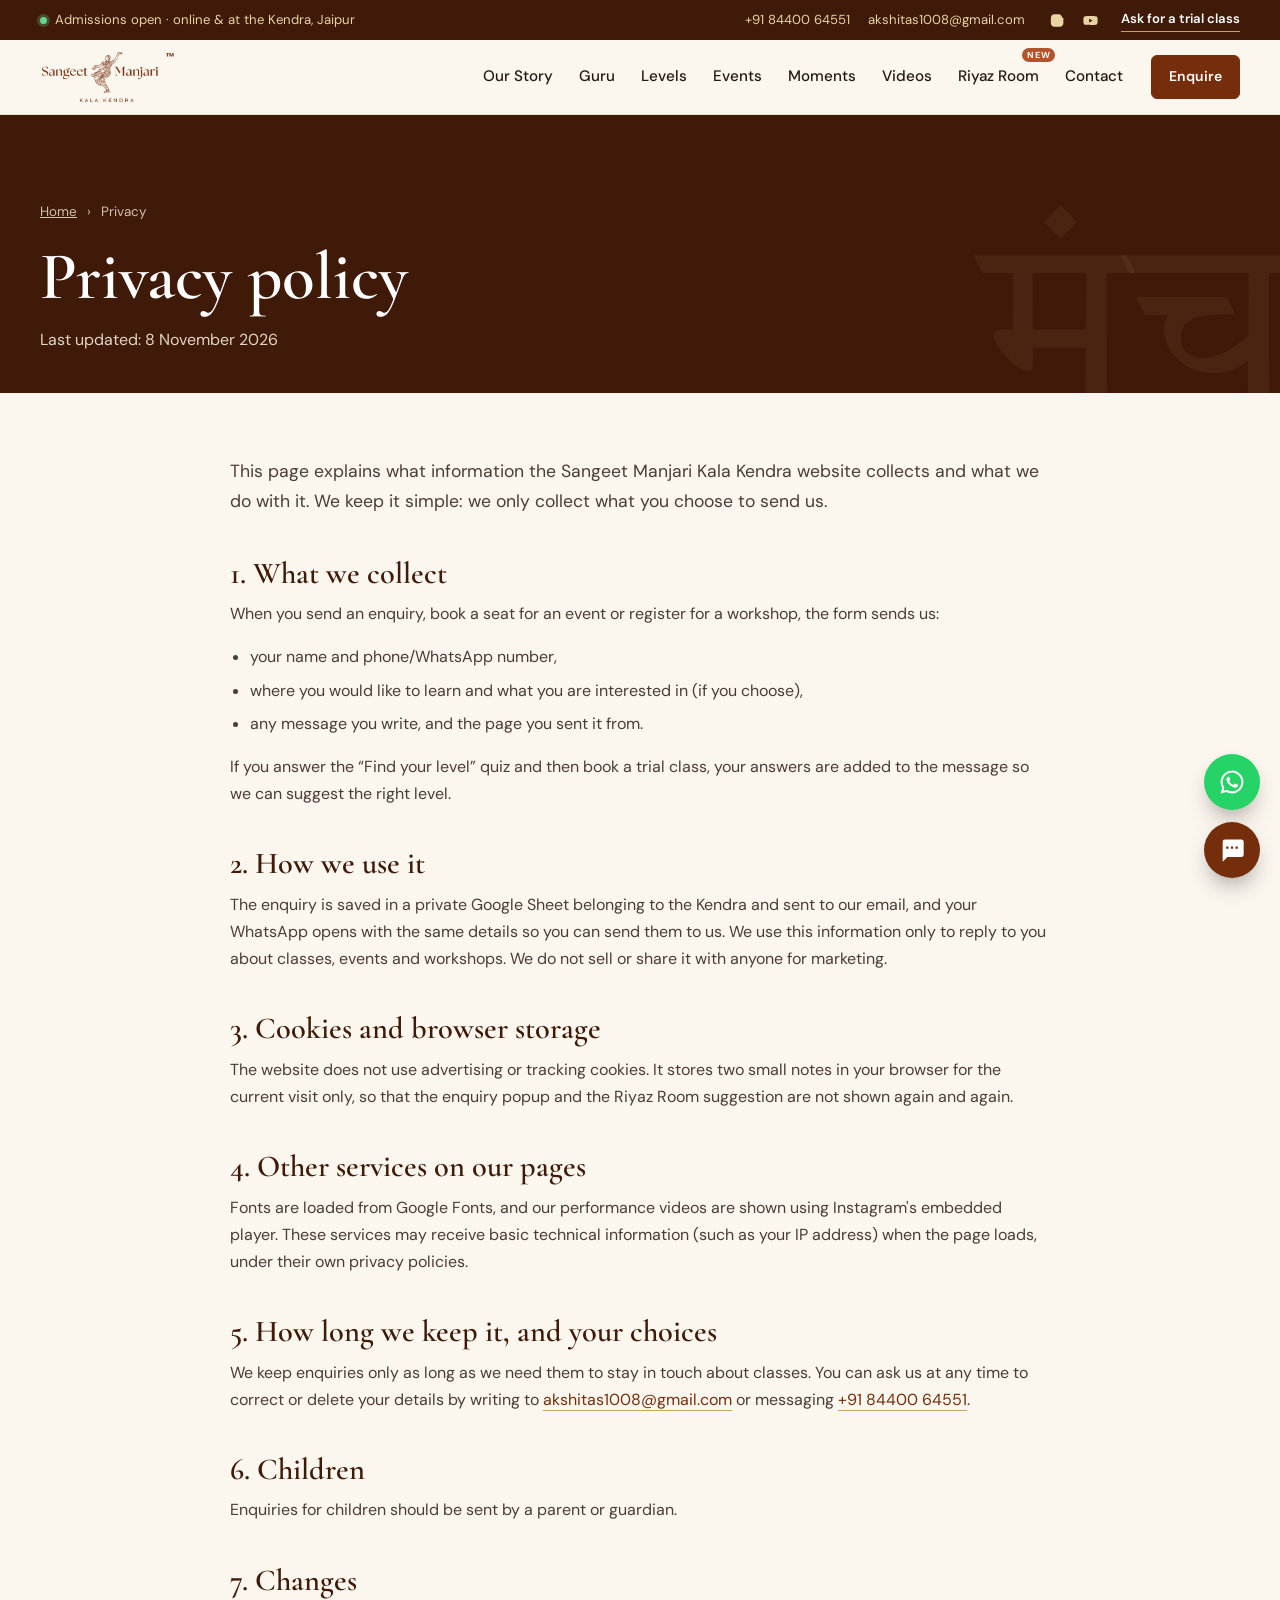
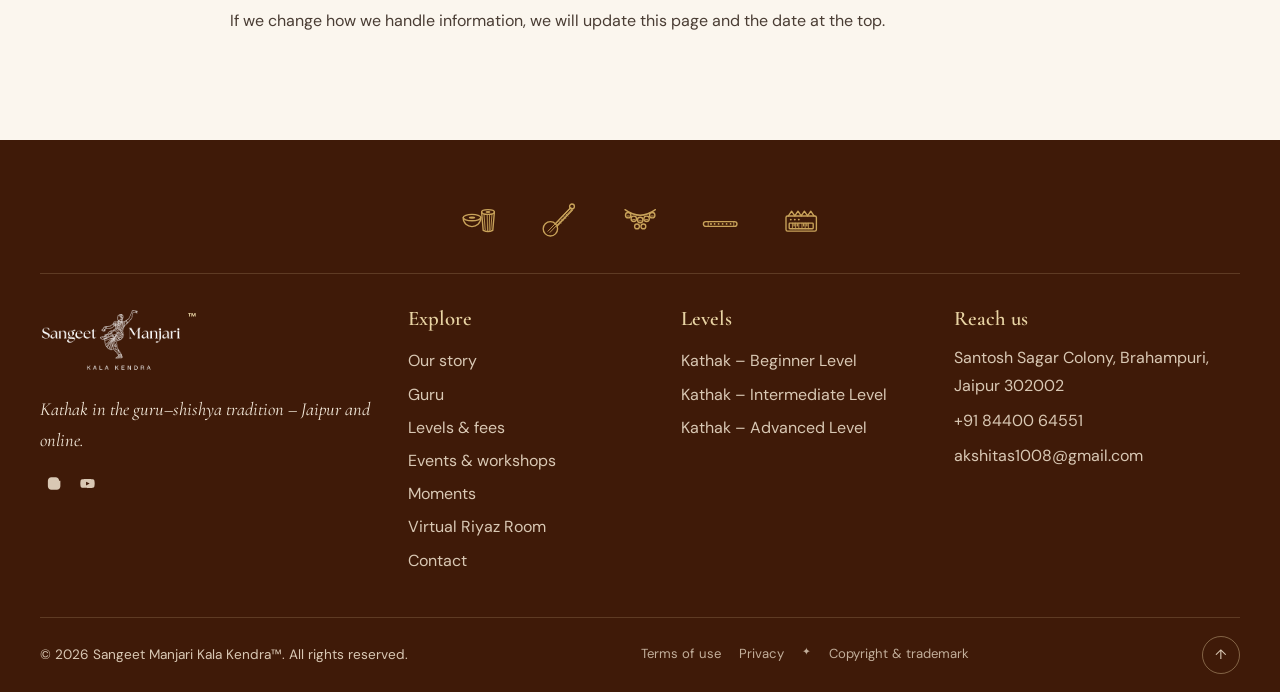
<file: privacy.html>
<!doctype html>
<html lang="en">
<head>
  <meta charset="utf-8">
  <meta name="viewport" content="width=device-width, initial-scale=1">
  <title>Privacy policy | Sangeet Manjari Kala Kendra</title>
  <meta name="description" content="How the Sangeet Manjari Kala Kendra website handles enquiry details.">
  <link rel="canonical" href="https://sangeetmanjari.me/privacy.html">
  <meta property="og:type" content="website">
  <meta property="og:site_name" content="Sangeet Manjari Kala Kendra">
  <meta property="og:locale" content="en_IN">
  <meta property="og:url" content="https://sangeetmanjari.me/privacy.html">
  <meta property="og:title" content="Privacy policy | Sangeet Manjari Kala Kendra">
  <meta property="og:description" content="How the Sangeet Manjari Kala Kendra website handles enquiry details.">
  <meta property="og:image" content="https://sangeetmanjari.me/assets/img/og-card.jpg">
  <meta property="og:image:width" content="1200">
  <meta property="og:image:height" content="630">
  <meta property="og:image:alt" content="Akshita Sharma performing Kathak – Sangeet Manjari Kala Kendra, Jaipur">
  <meta name="twitter:card" content="summary_large_image">
  <script type="application/ld+json">{"@context":"https://schema.org","@type":"BreadcrumbList","itemListElement":[{"@type":"ListItem","position":1,"name":"Home","item":"https://sangeetmanjari.me/"},{"@type":"ListItem","position":2,"name":"Privacy policy","item":"https://sangeetmanjari.me/privacy.html"}]}</script>
  <meta name="theme-color" content="#742e0b">
  <link rel="icon" href="assets/img/favicon.png" type="image/png">
  <link rel="apple-touch-icon" href="assets/img/apple-touch-icon.png">
  <link rel="preconnect" href="https://fonts.googleapis.com">
  <link rel="preconnect" href="https://fonts.gstatic.com" crossorigin>
  <link href="https://fonts.googleapis.com/css2?family=Cormorant+Garamond:ital,wght@0,500;0,600;0,700;1,500;1,600&family=DM+Sans:opsz,wght@9..40,400;9..40,500;9..40,600;9..40,700&family=Tiro+Devanagari+Hindi&display=swap" rel="stylesheet">
  <link rel="stylesheet" href="styles.css?v=37">
</head>
<body data-page="legal">

<!-- ===== TOP STRIP ===== -->
<div class="strip" data-section="topbar">
  <div class="wrap strip-inner">
    <p class="strip-note"><span class="dot"></span> Admissions open · online &amp; at the Kendra, Jaipur</p>
    <div class="strip-links">
      <a data-site="phoneLink" data-part="topbar.phone"><span data-site="phone"></span></a>
      <a data-site="emailLink" data-part="topbar.email"><span data-site="email"></span></a>
      <div class="socials" data-socials data-part="topbar.socials"></div>
      <a href="#" class="strip-cta" data-open-enquiry data-course="Trial class" data-part="topbar.button">Ask for a trial class</a>
    </div>
  </div>
</div>

<!-- ===== HEADER ===== -->
<header class="header">
  <div class="wrap header-inner">
    <a href="index.html" class="logo" aria-label="Sangeet Manjari Kala Kendra – home">
      <img src="assets/img/logo-dark.png" alt="Sangeet Manjari Kala Kendra" width="753" height="340">
    </a>
    <nav class="menu" id="menu">
      <a href="index.html#about">Our Story</a>
      <a href="index.html#guru">Guru</a>
      <a href="index.html#courses">Levels</a>
      <a href="events.html">Events</a>
      <a href="index.html#gallery">Moments</a>
      <a href="index.html#videos">Videos</a>
      <a href="riyaz.html" class="nav-new">Riyaz Room</a>
      <a href="index.html#contact">Contact</a>
    </nav>
    <div class="header-right">
      <a href="#" class="btn btn-solid btn-sm" data-open-enquiry data-part="header.enroll">Enquire</a>
      <button class="burger" aria-label="Menu" aria-expanded="false"><span></span><span></span><span></span></button>
    </div>
  </div>
</header>

<main id="top" class="legal-page">
<section class="ev-hero legal-hero">
  <div class="wrap">
    <p class="crumbs"><a href="index.html">Home</a> <span>›</span> Privacy</p>
    <h1>Privacy policy</h1>
    <p class="ev-sub">Last updated: 8 November 2026</p>
  </div>
</section>
<article class="wrap legal">

<p class="lead">This page explains what information the Sangeet Manjari Kala Kendra website collects and what we do with it. We keep it simple: we only collect what you choose to send us.</p>

<h2>1. What we collect</h2>
<p>When you send an enquiry, book a seat for an event or register for a workshop, the form sends us:</p>
<ul>
  <li>your name and phone/WhatsApp number,</li>
  <li>where you would like to learn and what you are interested in (if you choose),</li>
  <li>any message you write, and the page you sent it from.</li>
</ul>
<p>If you answer the “Find your level” quiz and then book a trial class, your answers are added to the message so we can suggest the right level.</p>

<h2>2. How we use it</h2>
<p>The enquiry is saved in a private Google Sheet belonging to the Kendra and sent to our email, and your WhatsApp opens with the same details so you can send them to us. We use this information only to reply to you about classes, events and workshops. We do not sell or share it with anyone for marketing.</p>

<h2>3. Cookies and browser storage</h2>
<p>The website does not use advertising or tracking cookies. It stores two small notes in your browser for the current visit only, so that the enquiry popup and the Riyaz Room suggestion are not shown again and again.</p>

<h2>4. Other services on our pages</h2>
<p>Fonts are loaded from Google Fonts, and our performance videos are shown using Instagram's embedded player. These services may receive basic technical information (such as your IP address) when the page loads, under their own privacy policies.</p>

<h2>5. How long we keep it, and your choices</h2>
<p>We keep enquiries only as long as we need them to stay in touch about classes. You can ask us at any time to correct or delete your details by writing to <a data-site="emailLink"><span data-site="email"></span></a> or messaging <a data-site="phoneLink"><span data-site="phone"></span></a>.</p>

<h2>6. Children</h2>
<p>Enquiries for children should be sent by a parent or guardian.</p>

<h2>7. Changes</h2>
<p>If we change how we handle information, we will update this page and the date at the top.</p>

</article>
</main>

<!-- ===== FOOTER ===== -->
<footer class="footer">
  <div class="wrap footer-instruments" aria-hidden="true"><span class="ico" data-ico="tabla"></span><span class="ico" data-ico="sitar"></span><span class="ico" data-ico="ghungroo"></span><span class="ico" data-ico="bansuri"></span><span class="ico" data-ico="harmonium"></span></div>
  <div class="wrap footer-grid">
    <div>
      <a href="index.html" class="logo light"><img src="assets/img/logo-light.png" alt="Sangeet Manjari Kala Kendra" width="753" height="340"></a>
      <p class="f-tag">Kathak in the guru–shishya tradition – Jaipur and online.</p>
      <div class="socials" data-socials data-part="footer.socials"></div>
    </div>
    <div data-part="footer.links"><h4>Explore</h4><a href="index.html#about">Our story</a><a href="index.html#guru">Guru</a><a href="index.html#courses">Levels &amp; fees</a><a href="events.html">Events &amp; workshops</a><a href="index.html#gallery">Moments</a><a href="riyaz.html">Virtual Riyaz Room</a><a href="index.html#contact">Contact</a></div>
    <div data-part="footer.courses"><h4>Levels</h4><div id="footer-courses"></div></div>
    <div><h4>Reach us</h4>
      <p class="f-line" data-site="address"></p>
      <p class="f-line"><a data-site="phoneLink"><span data-site="phone"></span></a></p>
      <p class="f-line"><a data-site="emailLink"><span data-site="email"></span></a></p>
    </div>
  </div>
  <div class="wrap footer-bottom">
    <span>© <span id="year"></span> Sangeet Manjari Kala Kendra™. All rights reserved.</span>
    <nav class="legal-links" aria-label="Legal"><a href="terms.html">Terms of use</a><a href="privacy.html">Privacy</a><a href="syllabus.html" class="legal-dot" title="Syllabus" aria-label="Syllabus">✦</a><a href="terms.html#copyright">Copyright &amp; trademark</a></nav>
    <a href="index.html" class="to-top" aria-label="Back to top">↑</a>
  </div>
</footer>

<!-- ===== FLOATING BUTTONS ===== -->
<a class="fab fab-wa" data-section="whatsappButton" data-site="whatsappLink" target="_blank" rel="noopener" aria-label="WhatsApp">
  <svg viewBox="0 0 32 32"><path d="M16 3a13 13 0 0 0-11.2 19.6L3 29l6.6-1.7A13 13 0 1 0 16 3zm0 23.7a10.7 10.7 0 0 1-5.5-1.5l-.4-.2-3.9 1 1-3.8-.2-.4A10.7 10.7 0 1 1 16 26.7zm5.9-8c-.3-.2-1.9-.9-2.2-1s-.5-.2-.7.2-.8 1-1 1.2-.4.2-.7 0a8.8 8.8 0 0 1-4.4-3.8c-.3-.6.3-.5 1-1.7.1-.2 0-.4 0-.6l-1-2.4c-.3-.6-.5-.5-.7-.5h-.6a1.2 1.2 0 0 0-.9.4 3.7 3.7 0 0 0-1.1 2.7 6.5 6.5 0 0 0 1.3 3.4 14.7 14.7 0 0 0 5.7 5c2.1.9 2.9 1 4 .8a3.3 3.3 0 0 0 2.2-1.5 2.7 2.7 0 0 0 .2-1.5c-.1-.2-.3-.3-.6-.4z"/></svg>
</a>
<button class="fab fab-chat" data-section="chatButton" data-open-enquiry aria-label="Enquiry form">
  <svg viewBox="0 0 24 24"><path d="M4 3h16a2 2 0 0 1 2 2v11a2 2 0 0 1-2 2H8l-4 4V5a2 2 0 0 1 2-2zm3 6v2h2V9zm4 0v2h2V9zm4 0v2h2V9z"/></svg>
</button>

<!-- ===== ENQUIRY POPUP ===== -->
<div class="modal" id="modal" hidden>
  <div class="modal-box" role="dialog" aria-modal="true" aria-labelledby="modal-title">
    <button class="modal-x" aria-label="Close">×</button>
    <div class="instruments modal-instruments" aria-hidden="true"><span class="ico ico-lg" data-ico="sitar"></span><span class="ico ico-xl" data-ico="tabla"></span><span class="ico ico-lg" data-ico="ghungroo"></span></div>
    <div class="modal-head">
      <p class="label">Admissions open</p>
      <h3 id="modal-title">Your first class is a call away</h3>
      <p>Leave your number – we'll call you back and fix a time.</p>
    </div>
    <div class="modal-grid">
      <div class="window-wrap modal-window" data-part="popup.image">
        <div class="window"><img data-img="popup" src="assets/img/gallery/7820.jpg" alt=""></div>
        <svg class="window-line" viewBox="0 0 100 125" preserveAspectRatio="none" aria-hidden="true"><path d="M4.0 125 L4.0 65.8 A10.16 10.16 0 0 1 6.76 49.65 A9.16 9.16 0 0 1 13.2 36.35 A9.08 9.08 0 0 1 22.4 24.95 A9.47 9.47 0 0 1 34.36 15.45 A11.66 11.66 0 0 1 50.0 5.0 A11.66 11.66 0 0 1 65.64 15.45 A9.47 9.47 0 0 1 77.6 24.95 A9.08 9.08 0 0 1 86.8 36.35 A9.16 9.16 0 0 1 93.24 49.65 A10.16 10.16 0 0 1 96.0 65.8 L96.0 125 Z"/></svg>
        <p class="modal-quote" lang="hi">कथा कहे सो कथक</p>
      </div>
      <form class="modal-form reach-form" data-enquiry-form>
        <img src="assets/img/logo-dark.png" alt="" class="modal-logo" data-part="popup.logo">
        <label>Your name<input name="name" required></label>
        <label>Phone / WhatsApp<input name="phone" required inputmode="tel"></label>
        <label data-part="form.mode">Where would you like to learn?<select name="mode"><option value="">Choose…</option><option>Online</option><option>At the Kendra</option><option>Not decided yet</option></select></label>
        <label data-part="form.course">Interested in<select name="course" data-course-select><option value="">Choose…</option></select></label>
        <input name="website" class="hp" tabindex="-1" autocomplete="off" aria-hidden="true">
        <label data-part="form.message">Message<textarea name="message" rows="2"></textarea></label>
        <button class="btn btn-solid btn-block" type="submit">Send enquiry</button>
        <p class="form-note" data-form-note></p>
      </form>
    </div>
  </div>
</div>

<!-- ===== LIGHTBOX ===== -->
<script src="script.js?v=35"></script>
</body>
</html>
</file>
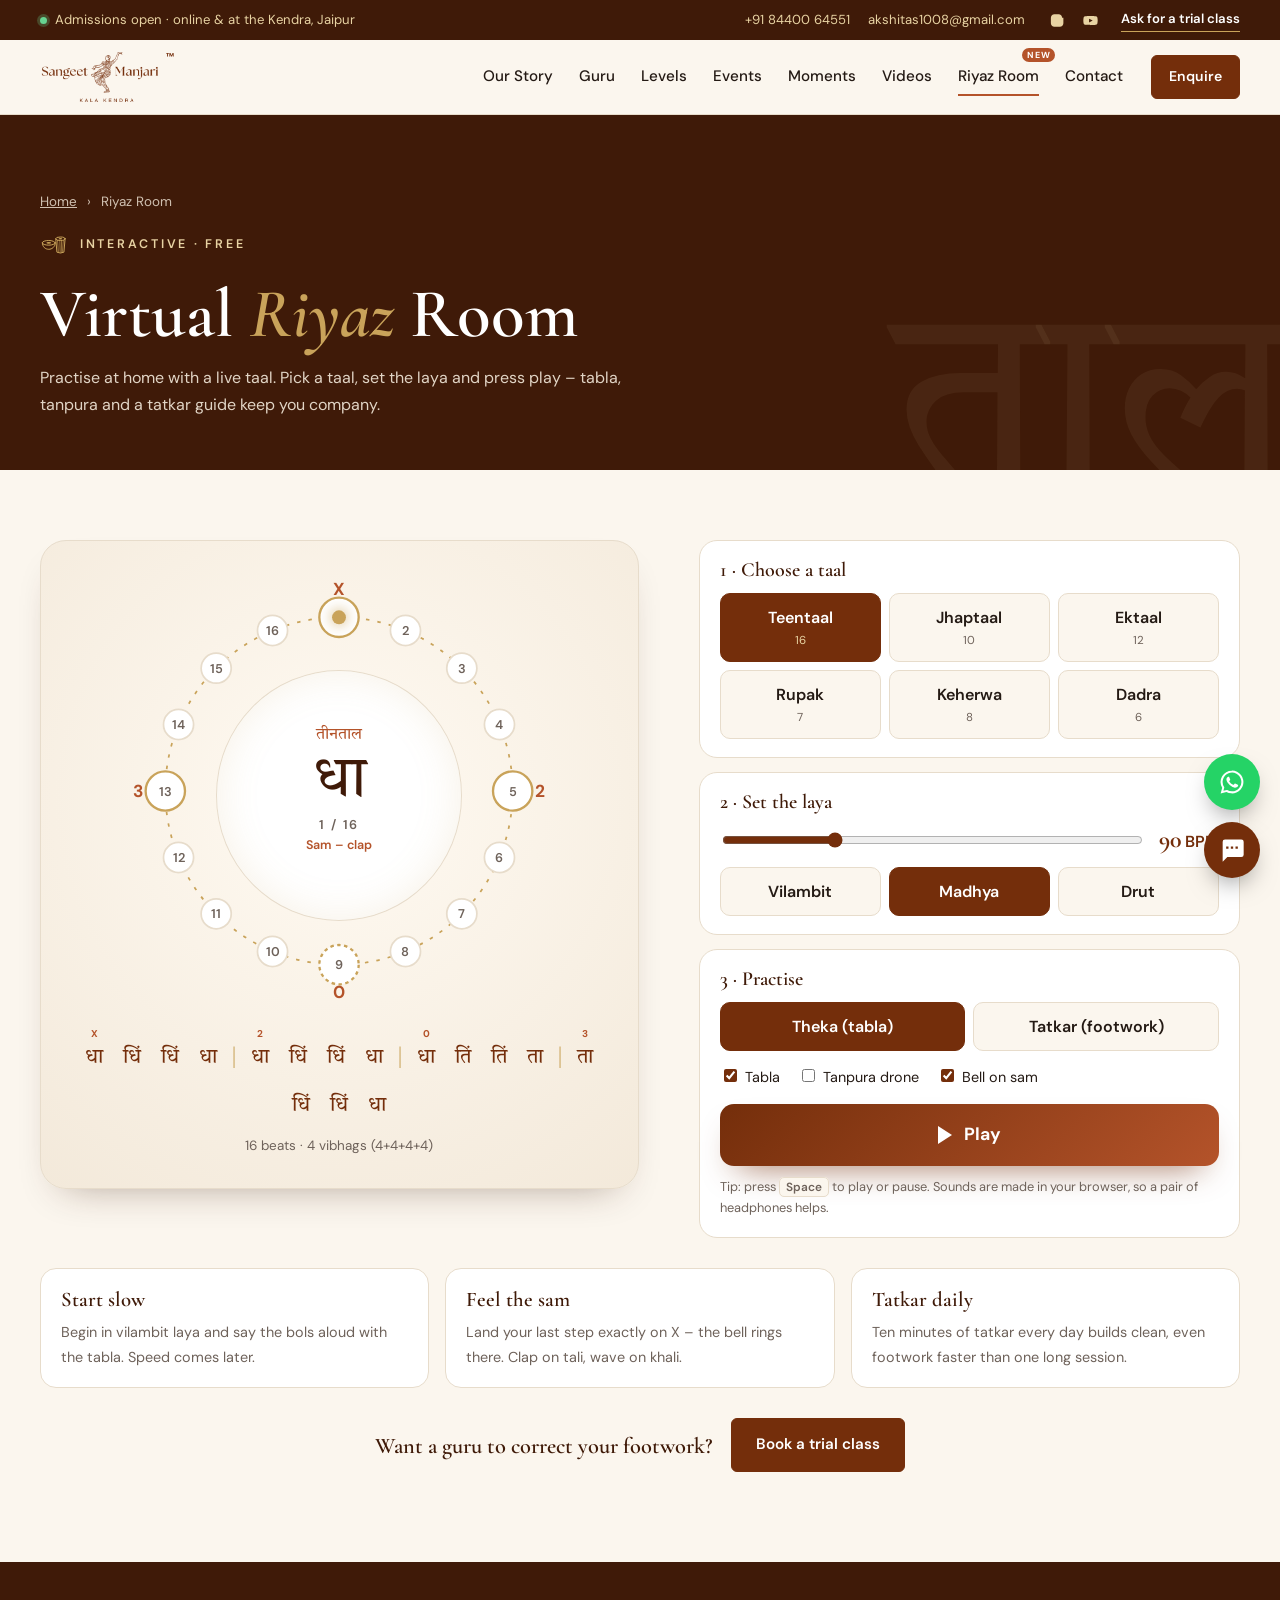
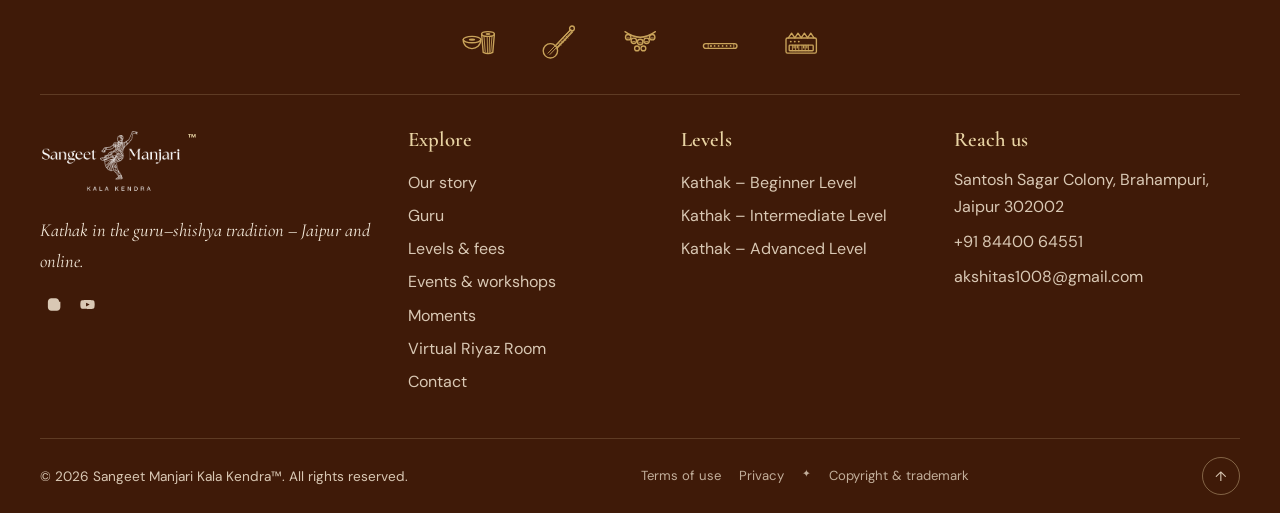
<file: riyaz.html>
<!doctype html>
<html lang="en">
<head>
  <meta charset="utf-8">
  <meta name="viewport" content="width=device-width, initial-scale=1">
  <title>Virtual Riyaz Room | Sangeet Manjari Kala Kendra</title>
  <meta name="description" content="Practise Kathak at home: play teentaal, jhaptaal, ektaal and more with live tabla, tanpura and a tatkar guide – free in your browser.">
  <link rel="canonical" href="https://sangeetmanjari.me/riyaz.html">
  <meta property="og:type" content="website">
  <meta property="og:site_name" content="Sangeet Manjari Kala Kendra">
  <meta property="og:locale" content="en_IN">
  <meta property="og:url" content="https://sangeetmanjari.me/riyaz.html">
  <meta property="og:title" content="Virtual Riyaz Room | Sangeet Manjari Kala Kendra">
  <meta property="og:description" content="Practise Kathak at home: play teentaal, jhaptaal, ektaal and more with live tabla, tanpura and a tatkar guide – free in your browser.">
  <meta property="og:image" content="https://sangeetmanjari.me/assets/img/og-card.jpg">
  <meta property="og:image:width" content="1200">
  <meta property="og:image:height" content="630">
  <meta property="og:image:alt" content="Akshita Sharma performing Kathak – Sangeet Manjari Kala Kendra, Jaipur">
  <meta name="twitter:card" content="summary_large_image">
  <script type="application/ld+json">{"@context":"https://schema.org","@type":"BreadcrumbList","itemListElement":[{"@type":"ListItem","position":1,"name":"Home","item":"https://sangeetmanjari.me/"},{"@type":"ListItem","position":2,"name":"Virtual Riyaz Room","item":"https://sangeetmanjari.me/riyaz.html"}]}</script>
  <meta name="theme-color" content="#742e0b">
  <link rel="icon" href="assets/img/favicon.png" type="image/png">
  <link rel="apple-touch-icon" href="assets/img/apple-touch-icon.png">
  <link rel="preconnect" href="https://fonts.googleapis.com">
  <link rel="preconnect" href="https://fonts.gstatic.com" crossorigin>
  <link href="https://fonts.googleapis.com/css2?family=Cormorant+Garamond:ital,wght@0,500;0,600;0,700;1,500;1,600&family=DM+Sans:opsz,wght@9..40,400;9..40,500;9..40,600;9..40,700&family=Tiro+Devanagari+Hindi&display=swap" rel="stylesheet">
  <link rel="stylesheet" href="styles.css?v=37">
</head>
<body data-page="riyaz">

<!-- ===== TOP STRIP ===== -->
<div class="strip" data-section="topbar">
  <div class="wrap strip-inner">
    <p class="strip-note"><span class="dot"></span> Admissions open · online &amp; at the Kendra, Jaipur</p>
    <div class="strip-links">
      <a data-site="phoneLink" data-part="topbar.phone"><span data-site="phone"></span></a>
      <a data-site="emailLink" data-part="topbar.email"><span data-site="email"></span></a>
      <div class="socials" data-socials data-part="topbar.socials"></div>
      <a href="#" class="strip-cta" data-open-enquiry data-course="Trial class" data-part="topbar.button">Ask for a trial class</a>
    </div>
  </div>
</div>

<!-- ===== HEADER ===== -->
<header class="header">
  <div class="wrap header-inner">
    <a href="index.html" class="logo" aria-label="Sangeet Manjari Kala Kendra – home">
      <img src="assets/img/logo-dark.png" alt="Sangeet Manjari Kala Kendra" width="753" height="340">
    </a>
    <nav class="menu" id="menu">
      <a href="index.html#about">Our Story</a>
      <a href="index.html#guru">Guru</a>
      <a href="index.html#courses">Levels</a>
      <a href="events.html">Events</a>
      <a href="index.html#gallery">Moments</a>
      <a href="index.html#videos">Videos</a>
      <a href="riyaz.html" class="nav-new active">Riyaz Room</a>
      <a href="index.html#contact">Contact</a>
    </nav>
    <div class="header-right">
      <a href="#" class="btn btn-solid btn-sm" data-open-enquiry data-part="header.enroll">Enquire</a>
      <button class="burger" aria-label="Menu" aria-expanded="false"><span></span><span></span><span></span></button>
    </div>
  </div>
</header>

<main id="top" class="riyaz-page">

<section class="rz-hero">
  <div class="wrap">
    <p class="crumbs"><a href="index.html">Home</a> <span>›</span> Riyaz Room</p>
    <p class="label light"><span class="ico" data-ico="tabla"></span>Interactive · free</p>
    <h1>Virtual <em>Riyaz</em> Room</h1>
    <p class="ev-sub">Practise at home with a live taal. Pick a taal, set the laya and press play – tabla, tanpura and a tatkar guide keep you company.</p>
  </div>
</section>

<section class="rz wrap" id="riyaz">
  <div class="rz-grid">
    <div class="rz-stage">
      <div class="rz-wheel-wrap">
        <svg class="rz-wheel" viewBox="-10 -10 380 380" aria-hidden="true"></svg>
        <div class="rz-center">
          <span class="rz-pulse"></span>
          <p class="rz-taal-hi" lang="hi">तीनताल</p>
          <p class="rz-now" lang="hi">धा</p>
          <p class="rz-count">1 / 16</p>
          <p class="rz-clap">Sam – clap</p>
          <p class="rz-foot"></p>
        </div>
      </div>
      <div class="rz-bols" lang="hi"></div>
      <p class="rz-taal-info"></p>
    </div>

    <div class="rz-panel">
      <div class="rz-block">
        <h3>1 · Choose a taal</h3>
        <div class="rz-taals"><button type="button" data-taal="teentaal" class="on">Teentaal<small>16</small></button><button type="button" data-taal="jhaptaal">Jhaptaal<small>10</small></button><button type="button" data-taal="ektaal">Ektaal<small>12</small></button><button type="button" data-taal="rupak">Rupak<small>7</small></button><button type="button" data-taal="keherwa">Keherwa<small>8</small></button><button type="button" data-taal="dadra">Dadra<small>6</small></button></div>
      </div>
      <div class="rz-block">
        <h3>2 · Set the laya</h3>
        <label class="rz-laya"><input type="range" min="30" max="260" step="1" value="90" aria-label="Tempo in beats per minute"><span><output>90</output> BPM</span></label>
        <div class="rz-presets"><button type="button" data-bpm="50">Vilambit</button><button type="button" data-bpm="90">Madhya</button><button type="button" data-bpm="160">Drut</button></div>
      </div>
      <div class="rz-block">
        <h3>3 · Practise</h3>
        <div class="rz-modes"><button type="button" class="on" data-mode="theka">Theka (tabla)</button><button type="button" data-mode="tatkar">Tatkar (footwork)</button></div>
        <div class="rz-toggles">
          <label><input type="checkbox" id="rz-tabla" checked> Tabla</label>
          <label><input type="checkbox" id="rz-drone"> Tanpura drone</label>
          <label><input type="checkbox" id="rz-sam" checked> Bell on sam</label>
        </div>
        <button type="button" class="rz-play"><i aria-hidden="true"></i><span>Play</span></button>
        <p class="rz-hint">Tip: press <kbd>Space</kbd> to play or pause. Sounds are made in your browser, so a pair of headphones helps.</p>
      </div>
    </div>
  </div>

  <div class="rz-tips">
    <article><b>Start slow</b><p>Begin in vilambit laya and say the bols aloud with the tabla. Speed comes later.</p></article>
    <article><b>Feel the sam</b><p>Land your last step exactly on X – the bell rings there. Clap on tali, wave on khali.</p></article>
    <article><b>Tatkar daily</b><p>Ten minutes of tatkar every day builds clean, even footwork faster than one long session.</p></article>
  </div>

  <div class="rz-cta">
    <p>Want a guru to correct your footwork?</p>
    <a href="#" class="btn btn-solid" data-open-enquiry data-course="Trial class">Book a trial class</a>
  </div>
</section>

</main>

<!-- ===== FOOTER ===== -->
<footer class="footer">
  <div class="wrap footer-instruments" aria-hidden="true"><span class="ico" data-ico="tabla"></span><span class="ico" data-ico="sitar"></span><span class="ico" data-ico="ghungroo"></span><span class="ico" data-ico="bansuri"></span><span class="ico" data-ico="harmonium"></span></div>
  <div class="wrap footer-grid">
    <div>
      <a href="index.html" class="logo light"><img src="assets/img/logo-light.png" alt="Sangeet Manjari Kala Kendra" width="753" height="340"></a>
      <p class="f-tag">Kathak in the guru–shishya tradition – Jaipur and online.</p>
      <div class="socials" data-socials data-part="footer.socials"></div>
    </div>
    <div data-part="footer.links"><h4>Explore</h4><a href="index.html#about">Our story</a><a href="index.html#guru">Guru</a><a href="index.html#courses">Levels &amp; fees</a><a href="events.html">Events &amp; workshops</a><a href="index.html#gallery">Moments</a><a href="riyaz.html">Virtual Riyaz Room</a><a href="index.html#contact">Contact</a></div>
    <div data-part="footer.courses"><h4>Levels</h4><div id="footer-courses"></div></div>
    <div><h4>Reach us</h4>
      <p class="f-line" data-site="address"></p>
      <p class="f-line"><a data-site="phoneLink"><span data-site="phone"></span></a></p>
      <p class="f-line"><a data-site="emailLink"><span data-site="email"></span></a></p>
    </div>
  </div>
  <div class="wrap footer-bottom">
    <span>© <span id="year"></span> Sangeet Manjari Kala Kendra™. All rights reserved.</span>
    <nav class="legal-links" aria-label="Legal"><a href="terms.html">Terms of use</a><a href="privacy.html">Privacy</a><a href="syllabus.html" class="legal-dot" title="Syllabus" aria-label="Syllabus">✦</a><a href="terms.html#copyright">Copyright &amp; trademark</a></nav>
    <a href="index.html" class="to-top" aria-label="Back to top">↑</a>
  </div>
</footer>

<!-- ===== FLOATING BUTTONS ===== -->
<a class="fab fab-wa" data-section="whatsappButton" data-site="whatsappLink" target="_blank" rel="noopener" aria-label="WhatsApp">
  <svg viewBox="0 0 32 32"><path d="M16 3a13 13 0 0 0-11.2 19.6L3 29l6.6-1.7A13 13 0 1 0 16 3zm0 23.7a10.7 10.7 0 0 1-5.5-1.5l-.4-.2-3.9 1 1-3.8-.2-.4A10.7 10.7 0 1 1 16 26.7zm5.9-8c-.3-.2-1.9-.9-2.2-1s-.5-.2-.7.2-.8 1-1 1.2-.4.2-.7 0a8.8 8.8 0 0 1-4.4-3.8c-.3-.6.3-.5 1-1.7.1-.2 0-.4 0-.6l-1-2.4c-.3-.6-.5-.5-.7-.5h-.6a1.2 1.2 0 0 0-.9.4 3.7 3.7 0 0 0-1.1 2.7 6.5 6.5 0 0 0 1.3 3.4 14.7 14.7 0 0 0 5.7 5c2.1.9 2.9 1 4 .8a3.3 3.3 0 0 0 2.2-1.5 2.7 2.7 0 0 0 .2-1.5c-.1-.2-.3-.3-.6-.4z"/></svg>
</a>
<button class="fab fab-chat" data-section="chatButton" data-open-enquiry aria-label="Enquiry form">
  <svg viewBox="0 0 24 24"><path d="M4 3h16a2 2 0 0 1 2 2v11a2 2 0 0 1-2 2H8l-4 4V5a2 2 0 0 1 2-2zm3 6v2h2V9zm4 0v2h2V9zm4 0v2h2V9z"/></svg>
</button>

<!-- ===== ENQUIRY POPUP ===== -->
<div class="modal" id="modal" hidden>
  <div class="modal-box" role="dialog" aria-modal="true" aria-labelledby="modal-title">
    <button class="modal-x" aria-label="Close">×</button>
    <div class="instruments modal-instruments" aria-hidden="true"><span class="ico ico-lg" data-ico="sitar"></span><span class="ico ico-xl" data-ico="tabla"></span><span class="ico ico-lg" data-ico="ghungroo"></span></div>
    <div class="modal-head">
      <p class="label">Admissions open</p>
      <h3 id="modal-title">Your first class is a call away</h3>
      <p>Leave your number – we'll call you back and fix a time.</p>
    </div>
    <div class="modal-grid">
      <div class="window-wrap modal-window" data-part="popup.image">
        <div class="window"><img data-img="popup" src="assets/img/gallery/7820.jpg" alt=""></div>
        <svg class="window-line" viewBox="0 0 100 125" preserveAspectRatio="none" aria-hidden="true"><path d="M4.0 125 L4.0 65.8 A10.16 10.16 0 0 1 6.76 49.65 A9.16 9.16 0 0 1 13.2 36.35 A9.08 9.08 0 0 1 22.4 24.95 A9.47 9.47 0 0 1 34.36 15.45 A11.66 11.66 0 0 1 50.0 5.0 A11.66 11.66 0 0 1 65.64 15.45 A9.47 9.47 0 0 1 77.6 24.95 A9.08 9.08 0 0 1 86.8 36.35 A9.16 9.16 0 0 1 93.24 49.65 A10.16 10.16 0 0 1 96.0 65.8 L96.0 125 Z"/></svg>
        <p class="modal-quote" lang="hi">कथा कहे सो कथक</p>
      </div>
      <form class="modal-form reach-form" data-enquiry-form>
        <img src="assets/img/logo-dark.png" alt="" class="modal-logo" data-part="popup.logo">
        <label>Your name<input name="name" required></label>
        <label>Phone / WhatsApp<input name="phone" required inputmode="tel"></label>
        <label data-part="form.mode">Where would you like to learn?<select name="mode"><option value="">Choose…</option><option>Online</option><option>At the Kendra</option><option>Not decided yet</option></select></label>
        <label data-part="form.course">Interested in<select name="course" data-course-select><option value="">Choose…</option></select></label>
        <input name="website" class="hp" tabindex="-1" autocomplete="off" aria-hidden="true">
        <label data-part="form.message">Message<textarea name="message" rows="2"></textarea></label>
        <button class="btn btn-solid btn-block" type="submit">Send enquiry</button>
        <p class="form-note" data-form-note></p>
      </form>
    </div>
  </div>
</div>

<!-- ===== LIGHTBOX ===== -->
<script src="script.js?v=35"></script>
<script src="riyaz.js?v=1"></script>
</body>
</html>
</file>
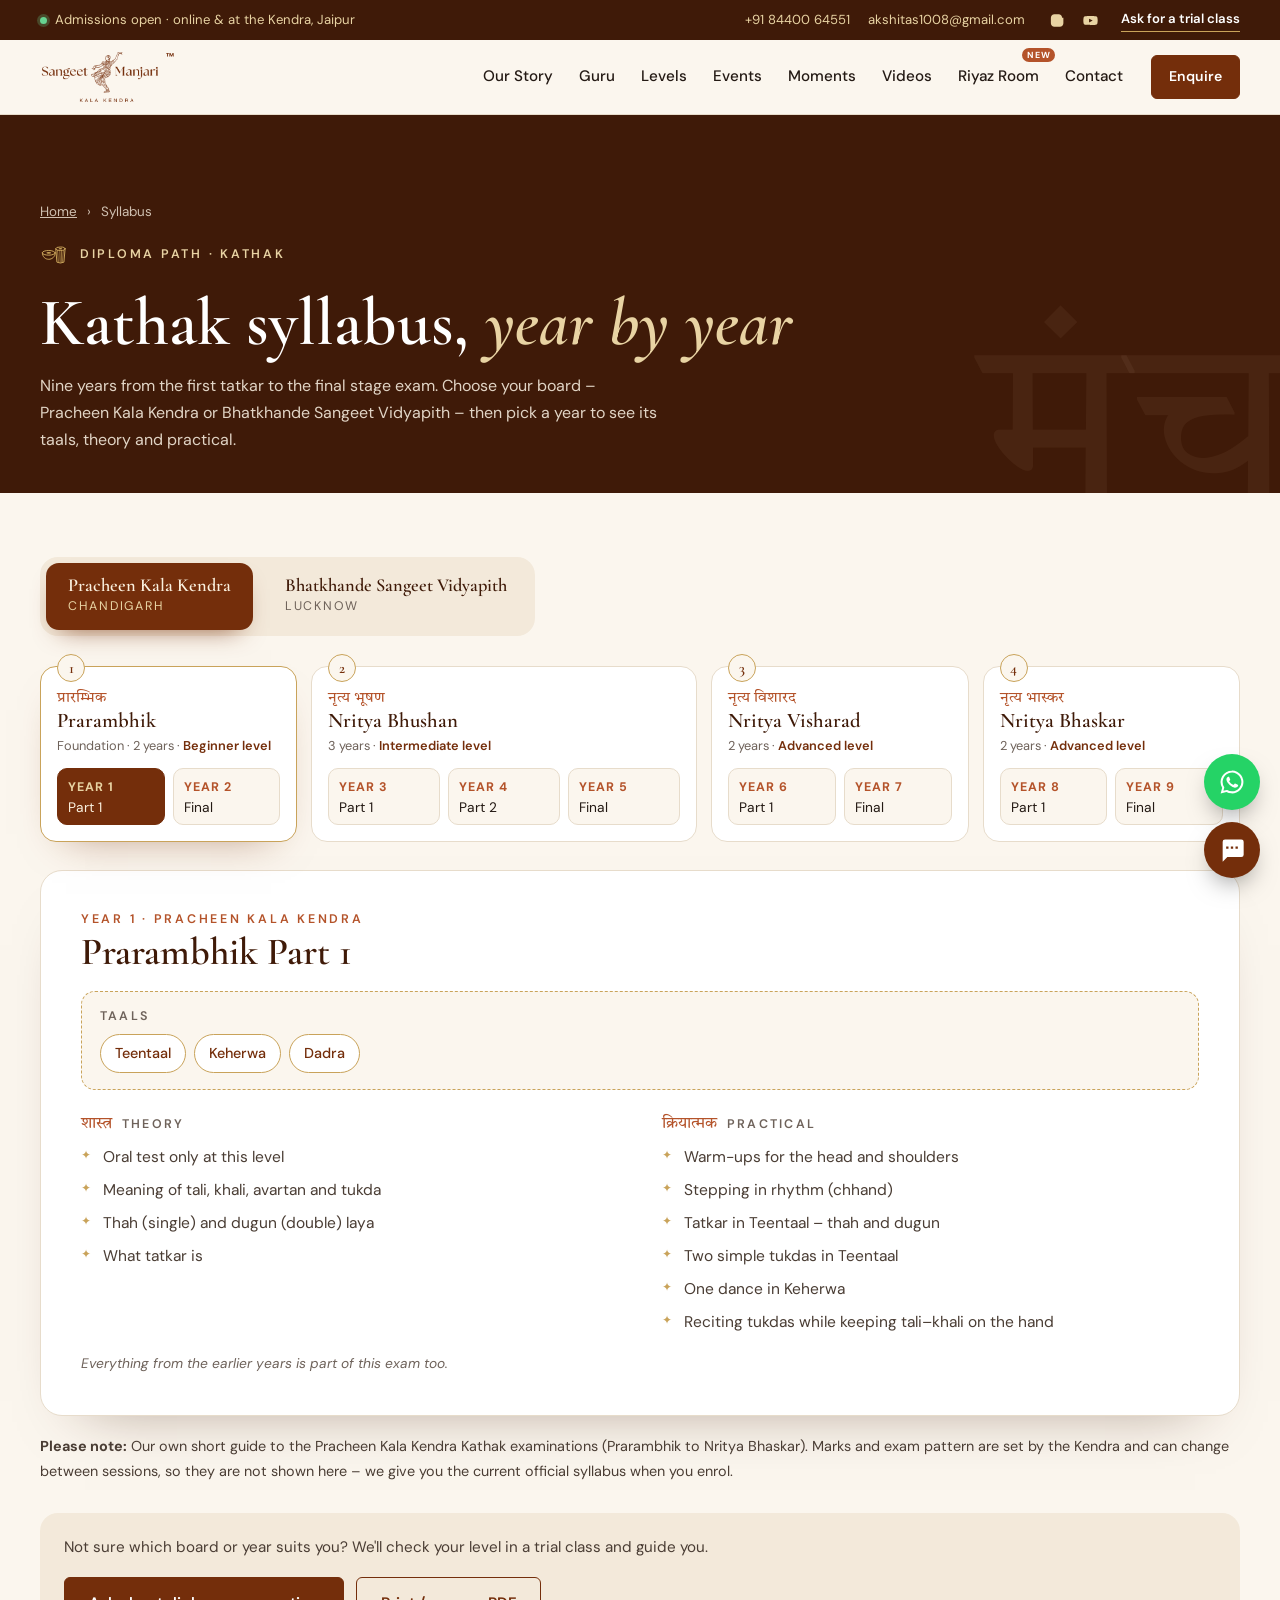
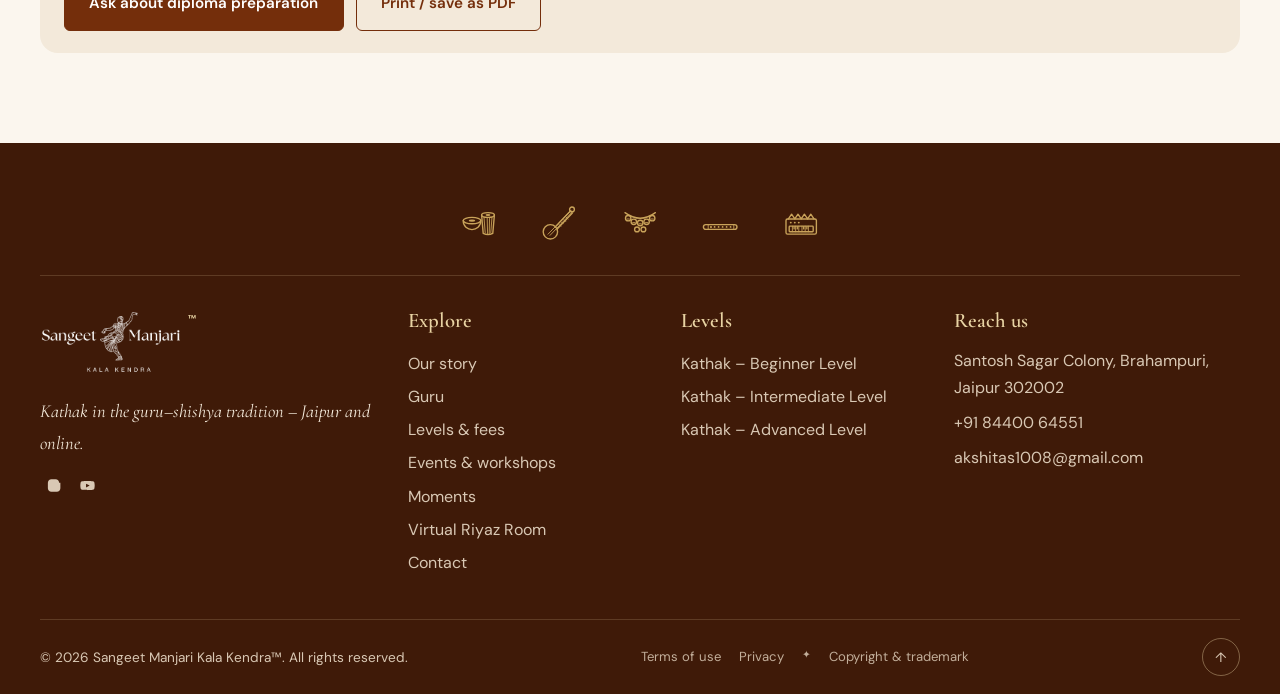
<file: syllabus.html>
<!doctype html>
<html lang="en">
<head>
  <meta charset="utf-8">
  <meta name="viewport" content="width=device-width, initial-scale=1">
  <title>Kathak syllabus – Pracheen Kala Kendra &amp; Bhatkhande | Sangeet Manjari Kala Kendra</title>
  <meta name="description" content="Year-by-year Kathak syllabus for Pracheen Kala Kendra (Prarambhik to Bhaskar) and Bhatkhande Sangeet Vidyapith (Prathama to Nipun) exams – taals, theory and practical at a glance.">
  <link rel="canonical" href="https://sangeetmanjari.me/syllabus.html">
<meta name="robots" content="noindex, nofollow">
  <meta property="og:type" content="website">
  <meta property="og:site_name" content="Sangeet Manjari Kala Kendra">
  <meta property="og:locale" content="en_IN">
  <meta property="og:url" content="https://sangeetmanjari.me/syllabus.html">
  <meta property="og:title" content="Kathak syllabus – Pracheen Kala Kendra &amp; Bhatkhande | Sangeet Manjari Kala Kendra">
  <meta property="og:description" content="Year-by-year Kathak syllabus for Pracheen Kala Kendra (Prarambhik to Bhaskar) and Bhatkhande Sangeet Vidyapith (Prathama to Nipun) exams – taals, theory and practical at a glance.">
  <meta property="og:image" content="https://sangeetmanjari.me/assets/img/og-card.jpg">
  <meta property="og:image:width" content="1200">
  <meta property="og:image:height" content="630">
  <meta property="og:image:alt" content="Akshita Sharma performing Kathak – Sangeet Manjari Kala Kendra, Jaipur">
  <meta name="twitter:card" content="summary_large_image">
  <script type="application/ld+json">{"@context":"https://schema.org","@type":"BreadcrumbList","itemListElement":[{"@type":"ListItem","position":1,"name":"Home","item":"https://sangeetmanjari.me/"},{"@type":"ListItem","position":2,"name":"Kathak syllabus","item":"https://sangeetmanjari.me/syllabus.html"}]}</script>
  <meta name="theme-color" content="#742e0b">
  <link rel="icon" href="assets/img/favicon.png" type="image/png">
  <link rel="apple-touch-icon" href="assets/img/apple-touch-icon.png">
  <link rel="preconnect" href="https://fonts.googleapis.com">
  <link rel="preconnect" href="https://fonts.gstatic.com" crossorigin>
  <link href="https://fonts.googleapis.com/css2?family=Cormorant+Garamond:ital,wght@0,500;0,600;0,700;1,500;1,600&family=DM+Sans:opsz,wght@9..40,400;9..40,500;9..40,600;9..40,700&family=Tiro+Devanagari+Hindi&display=swap" rel="stylesheet">
  <link rel="stylesheet" href="styles.css?v=37">
</head>
<body data-page="syllabus">

<!-- ===== TOP STRIP ===== -->
<div class="strip" data-section="topbar">
  <div class="wrap strip-inner">
    <p class="strip-note"><span class="dot"></span> Admissions open · online &amp; at the Kendra, Jaipur</p>
    <div class="strip-links">
      <a data-site="phoneLink" data-part="topbar.phone"><span data-site="phone"></span></a>
      <a data-site="emailLink" data-part="topbar.email"><span data-site="email"></span></a>
      <div class="socials" data-socials data-part="topbar.socials"></div>
      <a href="#" class="strip-cta" data-open-enquiry data-course="Trial class" data-part="topbar.button">Ask for a trial class</a>
    </div>
  </div>
</div>

<!-- ===== HEADER ===== -->
<header class="header">
  <div class="wrap header-inner">
    <a href="index.html" class="logo" aria-label="Sangeet Manjari Kala Kendra – home">
      <img src="assets/img/logo-dark.png" alt="Sangeet Manjari Kala Kendra" width="753" height="340">
    </a>
    <nav class="menu" id="menu">
      <a href="index.html#about">Our Story</a>
      <a href="index.html#guru">Guru</a>
      <a href="index.html#courses">Levels</a>
      <a href="events.html">Events</a>
      <a href="index.html#gallery">Moments</a>
      <a href="index.html#videos">Videos</a>
      <a href="riyaz.html" class="nav-new">Riyaz Room</a>
      <a href="index.html#contact">Contact</a>
    </nav>
    <div class="header-right">
      <a href="#" class="btn btn-solid btn-sm" data-open-enquiry data-part="header.enroll">Enquire</a>
      <button class="burger" aria-label="Menu" aria-expanded="false"><span></span><span></span><span></span></button>
    </div>
  </div>
</header>

<main id="top" class="syllabus-page">

<section class="ev-hero legal-hero sy-hero">
  <div class="wrap">
    <p class="crumbs"><a href="index.html">Home</a> <span>›</span> Syllabus</p>
    <p class="label light"><span class="ico" data-ico="tabla"></span>Diploma path · Kathak</p>
    <h1>Kathak syllabus, <em>year by year</em></h1>
    <p class="ev-sub">Nine years from the first tatkar to the final stage exam. Choose your board – Pracheen Kala Kendra or Bhatkhande Sangeet Vidyapith – then pick a year to see its taals, theory and practical.</p>
  </div>
</section>

<section class="sy wrap" id="syllabus">
  <div class="sy-tabs" role="tablist" aria-label="Examination board"><button type="button" class="sy-tab on" data-b="pkk" role="tab" aria-selected="true"><b>Pracheen Kala Kendra</b><span>Chandigarh</span></button><button type="button" class="sy-tab" data-b="bsv" role="tab" aria-selected="false"><b>Bhatkhande Sangeet Vidyapith</b><span>Lucknow</span></button></div>
  <div class="sy-set" data-b="pkk">
  <ol class="sy-path"><li class="sy-stage"><p class="sy-st-name"><span lang="hi">प्रारम्भिक</span>Prarambhik</p><p class="sy-st-meta">Foundation · 2 years · <em>Beginner level</em></p><div class="sy-years"><button type="button" class="sy-year on" data-y="0"><b>Year 1</b><span>Part 1</span></button><button type="button" class="sy-year" data-y="1"><b>Year 2</b><span>Final</span></button></div></li><li class="sy-stage"><p class="sy-st-name"><span lang="hi">नृत्य भूषण</span>Nritya Bhushan</p><p class="sy-st-meta">3 years · <em>Intermediate level</em></p><div class="sy-years"><button type="button" class="sy-year" data-y="2"><b>Year 3</b><span>Part 1</span></button><button type="button" class="sy-year" data-y="3"><b>Year 4</b><span>Part 2</span></button><button type="button" class="sy-year" data-y="4"><b>Year 5</b><span>Final</span></button></div></li><li class="sy-stage"><p class="sy-st-name"><span lang="hi">नृत्य विशारद</span>Nritya Visharad</p><p class="sy-st-meta">2 years · <em>Advanced level</em></p><div class="sy-years"><button type="button" class="sy-year" data-y="5"><b>Year 6</b><span>Part 1</span></button><button type="button" class="sy-year" data-y="6"><b>Year 7</b><span>Final</span></button></div></li><li class="sy-stage"><p class="sy-st-name"><span lang="hi">नृत्य भास्कर</span>Nritya Bhaskar</p><p class="sy-st-meta">2 years · <em>Advanced level</em></p><div class="sy-years"><button type="button" class="sy-year" data-y="7"><b>Year 8</b><span>Part 1</span></button><button type="button" class="sy-year" data-y="8"><b>Year 9</b><span>Final</span></button></div></li></ol>
  <div class="sy-board"><article class="sy-panel" data-y="0">
  <header class="sy-p-head"><p class="sy-p-yr">Year 1 · Pracheen Kala Kendra</p><h2>Prarambhik Part 1</h2></header>
  <div class="sy-taals"><h3>Taals</h3><div><span class="sy-chip">Teentaal</span><span class="sy-chip">Keherwa</span><span class="sy-chip">Dadra</span></div></div>
  <div class="sy-cols">
    <section><h3><span>शास्त्र</span>Theory</h3><ul><li>Oral test only at this level</li><li>Meaning of tali, khali, avartan and tukda</li><li>Thah (single) and dugun (double) laya</li><li>What tatkar is</li></ul></section>
    <section><h3><span>क्रियात्मक</span>Practical</h3><ul><li>Warm-ups for the head and shoulders</li><li>Stepping in rhythm (chhand)</li><li>Tatkar in Teentaal – thah and dugun</li><li>Two simple tukdas in Teentaal</li><li>One dance in Keherwa</li><li>Reciting tukdas while keeping tali–khali on the hand</li></ul></section>
  </div>
  
  <p class="sy-carry">Everything from the earlier years is part of this exam too.</p>
</article><article class="sy-panel" data-y="1" hidden>
  <header class="sy-p-head"><p class="sy-p-yr">Year 2 · Pracheen Kala Kendra</p><h2>Prarambhik Final</h2></header>
  <div class="sy-taals"><h3>Taals</h3><div><span class="sy-chip">Teentaal</span><span class="sy-chip">Keherwa</span></div></div>
  <div class="sy-cols">
    <section><h3><span>शास्त्र</span>Theory</h3><ul><li>Oral: sam, khali, taal and laya – thah, dugun and chaugun</li><li>Lasya and tandav</li><li>Reciting the bols of salami and tatkar</li></ul></section>
    <section><h3><span>क्रियात्मक</span>Practical</h3><ul><li>Neck movements (greeva sanchalan)</li><li>Two kinds of tatkar in Teentaal</li><li>Five simple tukdas and an aamad in Teentaal</li><li>One dance in Keherwa</li></ul></section>
  </div>
  
  <p class="sy-carry">Everything from the earlier years is part of this exam too.</p>
</article><article class="sy-panel" data-y="2" hidden>
  <header class="sy-p-head"><p class="sy-p-yr">Year 3 · Pracheen Kala Kendra</p><h2>Nritya Bhushan Part 1</h2></header>
  <div class="sy-taals"><h3>Taals</h3><div><span class="sy-chip">Teentaal</span><span class="sy-chip">Dadra</span><span class="sy-chip">Keherwa</span></div></div>
  <div class="sy-cols">
    <section><h3><span>शास्त्र</span>Theory</h3><ul><li>Key terms: laya, taal, matra, sam, tali, khali, avartan, vibhag, theka, nritt, nritya, natya, tatkar, gat, palta, aamad, paran, salami</li><li>Writing thekas in thah and dugun; tatkar in thah, dugun and chaugun</li><li>Lives of Shambhu Maharaj and Achhan Maharaj</li></ul></section>
    <section><h3><span>क्रियात्मक</span>Practical</h3><ul><li>Neck and shoulder exercises; walking in laya and chhand</li><li>Two kinds of tatkar with hand mudras in thah, dugun and chaugun (Teentaal)</li><li>Eight simple todas and tukdas; four simple gat nikas</li><li>A dance set to a song in Dadra or Keherwa</li><li>Reciting every item with tali–khali on the hand</li></ul></section>
  </div>
  
  <p class="sy-carry">Everything from the earlier years is part of this exam too.</p>
</article><article class="sy-panel" data-y="3" hidden>
  <header class="sy-p-head"><p class="sy-p-yr">Year 4 · Pracheen Kala Kendra</p><h2>Nritya Bhushan Part 2</h2></header>
  <div class="sy-taals"><h3>Taals</h3><div><span class="sy-chip">Teentaal</span><span class="sy-chip">Jhaptaal</span><span class="sy-chip">Dadra</span><span class="sy-chip">Keherwa</span></div></div>
  <div class="sy-cols">
    <section><h3><span>शास्त्र</span>Theory</h3><ul><li>Ghungroo – why they matter and what Kathak ghungroo should be like</li><li>Ang, pratyang and upang; eight eye expressions, four neck and six eyebrow movements</li><li>Kavitt, chakkardar paran, gat and single-hand (asanyukt) mudras</li><li>Writing tukdas and parans in taal notation; the Bhatkhande notation system</li><li>Lives of Guru Narayan Prasad and Bindadin Maharaj</li></ul></section>
    <section><h3><span>क्रियात्मक</span>Practical</h3><ul><li>Thaat, kasak, masak and kataksh; head, shoulder and waist movement in laya</li><li>Teentaal: 12 todas, 2 parans, 2 aamads, a salami and 2 kavitts</li><li>Jhaptaal: tatkar in thah and dugun, 2 parans and 6 todas</li><li>Earlier items in vilambit (slow) laya</li><li>Five gat nikas with facial expression</li><li>Light dances in Teentaal, Dadra and Keherwa; thekas shown in thah, dugun and chaugun</li></ul></section>
  </div>
  
  <p class="sy-carry">Everything from the earlier years is part of this exam too.</p>
</article><article class="sy-panel" data-y="4" hidden>
  <header class="sy-p-head"><p class="sy-p-yr">Year 5 · Pracheen Kala Kendra</p><h2>Nritya Bhushan Final</h2></header>
  <div class="sy-taals"><h3>Taals</h3><div><span class="sy-chip">Teentaal</span><span class="sy-chip">Jhaptaal</span><span class="sy-chip">Ektaal</span><span class="sy-chip">Dhamar</span></div></div>
  <div class="sy-cols">
    <section><h3><span>शास्त्र</span>Theory</h3><ul><li>Kasak, masak, kataksh; laghu, guru, drut and anudrut</li><li>Kathak and Natwari nritya – the difference</li><li>A history of Indian dance</li><li>Rasa and bhava; abhinaya in detail</li><li>The Kathak costume</li></ul></section>
    <section><h3><span>क्रियात्मक</span>Practical</h3><ul><li>Ang–pratyang, eyebrow and eye movements in taal</li><li>Teentaal: tatkar and its variations, a traditional aamad, 2 salamis, 3 kavitts, 4 gat nikas and a gat bhav</li><li>Jhaptaal: tatkar in layakari, 2 aamads, a salami, 2 chakkardar tukdas and 2 chakkardar parans</li><li>Ektaal and Dhamar: tatkar, 2 tukdas, an aamad, a salami, 2 parans and a chakkardar paran in each</li><li>Gat nikas of ghoonghat and matki</li><li>Lucknow and Jaipur gharana styles shown side by side</li><li>Thah, dugun, tigun and chaugun of all four taals – recited and danced</li></ul></section>
  </div>
  
  <p class="sy-carry">Everything from the earlier years is part of this exam too.</p>
</article><article class="sy-panel" data-y="5" hidden>
  <header class="sy-p-head"><p class="sy-p-yr">Year 6 · Pracheen Kala Kendra</p><h2>Nritya Visharad Part 1</h2></header>
  <div class="sy-taals"><h3>Taals</h3><div><span class="sy-chip">Teentaal</span><span class="sy-chip">Ektaal</span><span class="sy-chip">Jhaptaal</span><span class="sy-chip">Dhamar</span><span class="sy-chip">Aada Chautaal</span><span class="sy-chip">Sooltaal</span><span class="sy-chip">Rupak</span><span class="sy-chip">Sawari</span></div></div>
  <div class="sy-cols">
    <section><h3><span>शास्त्र</span>Theory</h3><ul><li>Kathak gharanas compared</li><li>Other classical styles – Bharatanatyam, Odissi, Manipuri, Kathakali, Kuchipudi – and folk dances of North India</li><li>Rasa, abhinaya and its kinds; types of nayak and nayika</li><li>Origin of taal and its role in dance</li><li>Terms such as bhramari, pakshi paran, pramelu, chari, stuti and jati</li><li>Make-up and costume for Kathak</li><li>Writing compositions in Bhatkhande and Vishnu Digambar notation</li><li>Texts: Natyashastra, Abhinaya Darpan, Dasharupaka</li><li>Lives of noted dancers, including Shovana Narayan; essays</li></ul></section>
    <section><h3><span>क्रियात्मक</span>Practical</h3><ul><li>Teentaal: difficult tatkar, 2 chakkardar parans, a tisra-jati paran, 2 pramelu todas, 3 kavitts</li><li>A story through gat bhav – Holi, Makhan Chori, Kaliya Daman or Ghoonghat</li><li>Ektaal: 2 aamads, 2 parans, 2 chakkardar parans and 6 todas</li><li>Aada Chautaal: tatkar in layakari, an aamad, a salami, 2 parans and 6 todas</li><li>Sooltaal, Rupak and Sawari: tatkar and 2 todas each</li><li>Aad and kuaad laya in dance</li><li>Playing thekas on tabla and nagma on harmonium</li></ul></section>
  </div>
  
  <p class="sy-carry">Everything from the earlier years is part of this exam too.</p>
</article><article class="sy-panel" data-y="6" hidden>
  <header class="sy-p-head"><p class="sy-p-yr">Year 7 · Pracheen Kala Kendra</p><h2>Nritya Visharad Final</h2></header>
  <div class="sy-taals"><h3>Taals</h3><div><span class="sy-chip">Teentaal</span><span class="sy-chip">Sawari (15)</span><span class="sy-chip">Sooltaal</span><span class="sy-chip">Rupak</span><span class="sy-chip more">+ any four of Matt, Pancham Sawari, Ashtamangal, Shikhar, Lakshmi</span></div></div>
  <div class="sy-cols">
    <section><h3><span>शास्त्र</span>Theory</h3><ul><li>Two written papers</li><li>All Indian dance styles, their make-up and costume; folk dances of Central India</li><li>Dance-drama, ballet and opera; solo, duet and group dance</li><li>Instruments used in Kathak, past and present; stagecraft and lighting</li><li>The ten pranas of taal; the Carnatic taal system and converting between systems</li><li>Combined hand mudras; mudras for jati, the Dashavatar and deities</li><li>Lives of Guru Kundanlal Gangani, Sitara Devi and Guru Madanlal Koser; essays</li></ul></section>
    <section><h3><span>क्रियात्मक</span>Practical</h3><ul><li>Teentaal: 2 tisra-jati aamads, 2 mishra-jati parans, 2 pramelu parans and 4 kavitts</li><li>Sawari, Sooltaal and Rupak: tatkar, an aamad, 5 todas, 4 chakkardar parans and 2 kavitts</li><li>Gat bhav: Draupadi Cheerharan, Ahilya Uddhar, Vishwamitra–Menaka, Abhisarika</li><li>Dancing with expression to a thumri and a bhajan</li><li>Lasya and tandav, nritt–nritya–natya and nayak–nayika shown in dance</li><li>Aad and biaad layakari, recited and danced</li></ul></section>
  </div>
  <p class="sy-perf"><span class="ico" data-ico="ghungroo"></span>20-minute stage performance</p>
  <p class="sy-carry">Everything from the earlier years is part of this exam too.</p>
</article><article class="sy-panel" data-y="7" hidden>
  <header class="sy-p-head"><p class="sy-p-yr">Year 8 · Pracheen Kala Kendra</p><h2>Nritya Bhaskar Part 1</h2></header>
  <div class="sy-taals"><h3>Taals</h3><div><span class="sy-chip">Teentaal</span><span class="sy-chip">Sooltaal</span><span class="sy-chip">Dhamar</span><span class="sy-chip">Kumbh</span><span class="sy-chip">Basant</span><span class="sy-chip">Shikhar</span><span class="sy-chip">Aada Chautaal</span><span class="sy-chip">Ashtamangal</span><span class="sy-chip more">+ theka &amp; tatkar only: Madan, Aada Panna, Chudamani, Raas</span></div></div>
  <div class="sy-cols">
    <section><h3><span>शास्त्र</span>Theory</h3><ul><li>Two written papers</li><li>Ancient, medieval and modern dance studied critically; Indian and Western dance compared</li><li>Principles of choreography</li><li>Gharanas of Kathak – origin and features; rasa, sthayi and sanchari bhava</li><li>Folk dances of East and South India</li><li>Bhoomichari, akashchari and mandals; the classical gaits (gajagamini, hansini, mrigi …)</li><li>Notation systems; writing aad, kuaad and biaad layakaris</li><li>Essays on dance, rasa and culture</li></ul></section>
    <section><h3><span>क्रियात्मक</span>Practical</h3><ul><li>Stories: Vaman Avatar, Sati Anusuya, Kans Vadh, Shakuntala–Dushyant, Krishna–Sudama, Gopi Virah and more</li><li>One item in Manipuri or Bharatanatyam; folk dances of North, Central and West India</li><li>Modern Indian dance and raas</li><li>Dancing to bols recited by someone else; padhant</li><li>Ratio layakaris such as 3/2, 2/3, 3/4, 5/4, 4/5 and 7/4</li><li>Nagma on an instrument and keeping tabla</li></ul></section>
  </div>
  <p class="sy-perf"><span class="ico" data-ico="ghungroo"></span>30-minute stage performance – a thumri or tarana is required</p>
  <p class="sy-carry">Everything from the earlier years is part of this exam too.</p>
</article><article class="sy-panel" data-y="8" hidden>
  <header class="sy-p-head"><p class="sy-p-yr">Year 9 · Pracheen Kala Kendra</p><h2>Nritya Bhaskar Final</h2></header>
  <div class="sy-taals"><h3>Taals</h3><div><span class="sy-chip">Chautaal</span><span class="sy-chip">Teentaal</span><span class="sy-chip">Ektaal</span><span class="sy-chip">Jhoomra</span><span class="sy-chip">Aada Chautaal</span><span class="sy-chip">Gajjhampa</span><span class="sy-chip">Jat</span><span class="sy-chip">Basant</span><span class="sy-chip more">+ Lakshmi, Sawari, Arjun, Ganesh</span></div></div>
  <div class="sy-cols">
    <section><h3><span>शास्त्र</span>Theory</h3><ul><li>Two written papers</li><li>Classical dances studied critically; Bharatanatyam, Manipuri and Kathakali compared with Kathak</li><li>History of the stage, lighting, costume and make-up</li><li>Dance with painting and sculpture – Ajanta and Ellora</li><li>Mandal, chari, karan and angahar; nayak–nayika bhed; raas</li><li>Layakari up to athgun, and the Carnatic taal system</li><li>Thumri and its place in Kathak; a full glossary of Kathak terms; essays</li></ul></section>
    <section><h3><span>क्रियात्मक</span>Practical</h3><ul><li>All hand mudras of lasya and tandav; abhinaya and its kinds</li><li>The gharanas of Kathak shown in performance</li><li>Special parans – Shiv, Ganesh, Durga, Krishna, Saraswati, Badal, Bijli, Kamali, Navhakka</li><li>Thumri in any five ragas such as Khamaj, Pilu, Bhairavi, Desh, Kafi</li><li>Layakari from thah to athgun and in ratios, with and without tabla</li><li>Six stories, e.g. Dadhichi Tap, Daanveer Karna, Shankar Vivah, Rukmini Haran</li><li>One of Kathakali, Manipuri or Bharatanatyam; five folk dances; two of modern, Tagore, Uday Shankar style or raas</li></ul></section>
  </div>
  <p class="sy-perf"><span class="ico" data-ico="ghungroo"></span>30-minute stage performance with thumri</p>
  <p class="sy-carry">Everything from the earlier years is part of this exam too.</p>
</article></div>
  <p class="sy-note"><b>Please note:</b> Our own short guide to the Pracheen Kala Kendra Kathak examinations (Prarambhik to Nritya Bhaskar). Marks and exam pattern are set by the Kendra and can change between sessions, so they are not shown here – we give you the current official syllabus when you enrol.</p>
</div><div class="sy-set" data-b="bsv" hidden>
  <ol class="sy-path"><li class="sy-stage"><p class="sy-st-name"><span lang="hi">प्रथमा</span>Prathama</p><p class="sy-st-meta">2 years · <em>Beginner level</em></p><div class="sy-years"><button type="button" class="sy-year on" data-y="0"><b>Year 1</b><span>1st year</span></button><button type="button" class="sy-year" data-y="1"><b>Year 2</b><span>2nd year</span></button></div></li><li class="sy-stage"><p class="sy-st-name"><span lang="hi">मध्यमा</span>Madhyama</p><p class="sy-st-meta">2 years · <em>Intermediate level</em></p><div class="sy-years"><button type="button" class="sy-year" data-y="2"><b>Year 3</b><span>Part 1</span></button><button type="button" class="sy-year" data-y="3"><b>Year 4</b><span>Part 2</span></button></div></li><li class="sy-stage"><p class="sy-st-name"><span lang="hi">विशारद</span>Visharad</p><p class="sy-st-meta">2 years · <em>Advanced level</em></p><div class="sy-years"><button type="button" class="sy-year" data-y="4"><b>Year 5</b><span>Part 1</span></button><button type="button" class="sy-year" data-y="5"><b>Year 6</b><span>Part 2</span></button></div></li><li class="sy-stage"><p class="sy-st-name"><span lang="hi">निपुण</span>Nipun</p><p class="sy-st-meta">3 years · <em>Advanced level</em></p><div class="sy-years"><button type="button" class="sy-year" data-y="6"><b>Year 7</b><span>Part 1</span></button><button type="button" class="sy-year" data-y="7"><b>Year 8</b><span>Part 2</span></button><button type="button" class="sy-year" data-y="8"><b>Year 9</b><span>Part 3</span></button></div></li></ol>
  <div class="sy-board"><article class="sy-panel" data-y="0">
  <header class="sy-p-head"><p class="sy-p-yr">Year 1 · Bhatkhande Sangeet Vidyapith</p><h2>Prathama – 1st year</h2><p class="sy-marks"><span>Practical 200</span><span>No theory paper</span></p></header>
  <div class="sy-taals"><h3>Taals</h3><div><span class="sy-chip">Teentaal</span></div></div>
  <div class="sy-cols">
    <section><h3><span>शास्त्र</span>Theory</h3><ul><li>No written paper in the first year – it is a practical exam only</li></ul></section>
    <section><h3><span>क्रियात्मक</span>Practical</h3><ul><li>Tatkar in barabar, dugun and chaugun, with at least eight varieties</li><li>Basic hand movements together with tatkar</li><li>Rangmanch ka tukda (salami) and two “Ta Thei Tat” aamads</li><li>About fifteen beginner tukdas and five tihais</li><li>Chakkar practice and padhant (reciting the bols)</li><li>Simple gat nikas and the gats of bansuri, mukut, gagar/matki, ghoonghat and chhed-chhad</li></ul></section>
  </div>
  
  <p class="sy-carry">Everything from the earlier years is part of this exam too.</p>
</article><article class="sy-panel" data-y="1" hidden>
  <header class="sy-p-head"><p class="sy-p-yr">Year 2 · Bhatkhande Sangeet Vidyapith</p><h2>Prathama – 2nd year</h2><p class="sy-marks"><span>Practical 200</span><span>Theory 100</span></p></header>
  <div class="sy-taals"><h3>Taals</h3><div><span class="sy-chip">Teentaal</span><span class="sy-chip">Jhaptaal</span><span class="sy-chip more">+ thekas of Dadra, Keherwa, Rupak, Ektaal</span></div></div>
  <div class="sy-cols">
    <section><h3><span>शास्त्र</span>Theory</h3><ul><li>The classical dances of India and the states they come from; a first look at Kathak</li><li>Basic terms: sangeet, natya, nritt, nritya, laya, taal, matra, sam, tali, khali, theka, avartan, palta, padhant, gat, chaal, bant</li><li>Four neck movements and fourteen single-hand mudras from Abhinaya Darpan (Pataka, Tripataka, Ardhachandra, Mayur, Shikhara …)</li><li>Six angas, pratyangas and upangas; what makes good ghungroo and a good dancer (patra)</li><li>Lives of Thakur Prasad, Bindadin Maharaj and Kalka Prasad</li><li>Writing taals and bols in notation</li></ul></section>
    <section><h3><span>क्रियात्मक</span>Practical</h3><ul><li>Teentaal: tatkar up to athgun with speed, and a tatkar with ten paltas</li><li>Teentaal: eight aamads, a simple thaat, ten plain and four chakkardar tukdas, five more tihais</li><li>Faster chakkars; gats of nikas, ghoonghat and chhed-chhad bhav</li><li>Jhaptaal: tatkar in three layas, four aamads, salami, simple and chakkardar tukdas, five tihais</li><li>Padhant of everything learnt</li></ul></section>
  </div>
  
  <p class="sy-carry">Everything from the earlier years is part of this exam too.</p>
</article><article class="sy-panel" data-y="2" hidden>
  <header class="sy-p-head"><p class="sy-p-yr">Year 3 · Bhatkhande Sangeet Vidyapith</p><h2>Madhyama Part 1</h2><p class="sy-marks"><span>Practical 200</span><span>Theory 100</span></p></header>
  <div class="sy-taals"><h3>Taals</h3><div><span class="sy-chip">Teentaal</span><span class="sy-chip">Jhaptaal</span><span class="sy-chip">Dhamar</span><span class="sy-chip more">+ basics of Aada Chautaal, Sooltaal, Tivra</span></div></div>
  <div class="sy-cols">
    <section><h3><span>शास्त्र</span>Theory</h3><ul><li>Origin of dance according to Bharata&#x27;s Natyashastra</li><li>Nine head gestures, eight eye glances and fourteen more single-hand mudras (Padmakosh, Alapadma, Hansasya, Trishool …)</li><li>Thaat, aamad, salami, tukda, paran, chakkardar, tihai, athgun and laya-bant</li><li>Tandav and lasya, andaz, natwari, pramelu, the three layas, nagma and kavitt</li><li>Lives of Achhan Maharaj, Shambhu Maharaj and Lachhu Maharaj</li></ul></section>
    <section><h3><span>क्रियात्मक</span>Practical</h3><ul><li>Teentaal: advanced tatkar with ten paltas, a paran-judi aamad, thaat with kasak–masak, five aamads</li><li>Teentaal: simple and chakkardar tukdas and parans; six gats (two nikas, four bhav); advanced tihais</li><li>Jhaptaal: thaat, paran-judi aamad, tukdas, parans and a chakkardar paran</li><li>Dhamar: tatkar in three layas, salami, two aamads, tukdas, parans and a chakkardar paran</li></ul></section>
  </div>
  
  <p class="sy-carry">Everything from the earlier years is part of this exam too.</p>
</article><article class="sy-panel" data-y="3" hidden>
  <header class="sy-p-head"><p class="sy-p-yr">Year 4 · Bhatkhande Sangeet Vidyapith</p><h2>Madhyama Part 2</h2><p class="sy-marks"><span>Practical 200</span><span>Theory 100</span></p></header>
  <div class="sy-taals"><h3>Taals</h3><div><span class="sy-chip">Teentaal</span><span class="sy-chip">Ashtamangal (11)</span><span class="sy-chip">Ektaal</span><span class="sy-chip more">+ basics of Rupak, Shikhar, Deepchandi</span></div></div>
  <div class="sy-cols">
    <section><h3><span>शास्त्र</span>Theory</h3><ul><li>Seven eyebrow gestures, and more single and combined hand mudras (Anjali, Kapot, Karkat, Swastik, Dola, Pushpaput, Shivling, Shankh …)</li><li>Damdar, bedamdar and chakkardar tihai; lari, pramelu and gat</li><li>Kavitt, shlok, haav, bhaav, ada, kataksh, kasak, masak, bhramari and gharana</li><li>Lives of Pt. Birju Maharaj, Sitara Devi and Narayan Prasad</li></ul></section>
    <section><h3><span>क्रियात्मक</span>Practical</h3><ul><li>Teentaal: advanced tatkar, paran-judi aamad, advanced thaat, four aamads, four plain and four chakkardar tukdas and parans</li><li>Teentaal: two advanced gat nikas and the Panghat gat bhav; advanced tihais</li><li>Ashtamangal and Ektaal: tatkar in three layas, salami, aamads, tukdas, parans and tihais</li><li>Padhant of all the bols learnt</li></ul></section>
  </div>
  
  <p class="sy-carry">Everything from the earlier years is part of this exam too.</p>
</article><article class="sy-panel" data-y="4" hidden>
  <header class="sy-p-head"><p class="sy-p-yr">Year 5 · Bhatkhande Sangeet Vidyapith</p><h2>Visharad Part 1</h2><p class="sy-marks"><span>Practical 200</span><span>Theory 100</span></p></header>
  <div class="sy-taals"><h3>Taals</h3><div><span class="sy-chip">Teentaal</span><span class="sy-chip">Dhamar</span><span class="sy-chip">Chautaal</span><span class="sy-chip more">+ basics of Deepchandi, Jhoomra, Sawari, Matta, Ashtamangal</span></div></div>
  <div class="sy-cols">
    <section><h3><span>शास्त्र</span>Theory</h3><ul><li>Hand mudras for deities (deva hasta) and castes (jati hasta) from Abhinaya Darpan</li><li>Abhinaya and its four parts; the nine rasas in dance</li><li>Combined hand mudras such as Kartari, Shakat and Chakra</li><li>Aad, kuaad and biaad laya; haav-bhaav, mukh bhaav, gat nikas and chhand</li><li>Lives of Pt. Jailal, Sunder Prasad, Madame Menaka and Narayan Prasad; notation of all taals and bols</li></ul></section>
    <section><h3><span>क्रियात्मक</span>Practical</h3><ul><li>Teentaal: advanced tatkar with ten variations, tatkar in tigun and chaugun with speed, thaat</li><li>Teentaal: chatusra- and tisra-jati aamads, pramelu and natwari tukdas, four parans</li><li>Advanced gat nikas, and the Holi and Govardhan Leela gats</li><li>Dhamar: aamad, tukdas, simple and chakkardar parans, tihais</li><li>Chautaal: tatkar in three layas, salami, aamads, tukdas, parans and tihais; padhant</li></ul></section>
  </div>
  
  <p class="sy-carry">Everything from the earlier years is part of this exam too.</p>
</article><article class="sy-panel" data-y="5" hidden>
  <header class="sy-p-head"><p class="sy-p-yr">Year 6 · Bhatkhande Sangeet Vidyapith</p><h2>Visharad Part 2</h2><p class="sy-marks"><span>Practical 200</span><span>Theory 100</span></p></header>
  <div class="sy-taals"><h3>Taals</h3><div><span class="sy-chip">Teentaal</span><span class="sy-chip">Chautaal</span><span class="sy-chip more">+ one of Ashtamangal, Sawari, Shikhar</span><span class="sy-chip more">+ basics of Lakshmi, Brahma, Vishnu, Rudra</span></div></div>
  <div class="sy-cols">
    <section><h3><span>शास्त्र</span>Theory</h3><ul><li>Origin of dance in Indian and Western thought</li><li>The ten pranas of taal, with graha, jati and yati in depth; laya and how it is used</li><li>More combined mudras (Samput, Pash, Matsya, Koorma, Varaha, Garuda …)</li><li>Kathak, Kathakali, Bharatanatyam, Manipuri, Odissi and Kuchipudi compared</li><li>The eight nayikas and four nayaks of the Natyashastra</li><li>Sawa and paun laya, zarab, kram laya, bol jati, nritya hasta</li><li>The gharanas of Kathak, and the Lucknow gharana from Ishwari Prasad to today</li></ul></section>
    <section><h3><span>क्रियात्मक</span>Practical</h3><ul><li>Teentaal: improvised tatkar with speed, fast and accurate chakkars, advanced thaat</li><li>Teentaal: chatusra and tisra aamads, a mishra-jati paran, pramelu and natwari tukdas, sada and chakkardar parans</li><li>Gat nikas, and the Makhan Chori and Kaliya Daman gats</li><li>Tihais in complex layas</li><li>Chautaal: an aamad and three parans; one of Ashtamangal, Sawari or Shikhar with tukdas, parans and tihais</li></ul></section>
  </div>
  
  <p class="sy-carry">Everything from the earlier years is part of this exam too.</p>
</article><article class="sy-panel" data-y="6" hidden>
  <header class="sy-p-head"><p class="sy-p-yr">Year 7 · Bhatkhande Sangeet Vidyapith</p><h2>Nipun Part 1</h2><p class="sy-marks"><span>Practical 200</span><span>Theory 100</span><span>Essay 100</span></p></header>
  <div class="sy-taals"><h3>Taals</h3><div><span class="sy-chip">Teentaal</span><span class="sy-chip">Jhaptaal</span><span class="sy-chip">Dhamar</span><span class="sy-chip">Chautaal</span><span class="sy-chip">Ashtamangal</span><span class="sy-chip">Pancham Sawari</span><span class="sy-chip more">+ one of Shikhar, Matta, Brahma, Rudra</span></div></div>
  <div class="sy-cols">
    <section><h3><span>शास्त्र</span>Theory</h3><ul><li>Paper I: history of Indian music; dance in India up to the Mughal period</li><li>Rasa theory in Sanskrit literature; folk dances of Uttar Pradesh</li><li>North and South Indian taal systems compared; the stage (rangshala) in the Natyashastra</li><li>Western ideas of dance; nayikas – mugdha, madhya and praudha; jatis and yatis</li><li>Lives of Bindadin, Shambhu and Lachhu Maharaj, Narayan Prasad and Sunder Prasad</li><li>Paper II: an essay on dance</li></ul></section>
    <section><h3><span>क्रियात्मक</span>Practical</h3><ul><li>Teentaal: Ganesh paran, advanced aamads, pramelu, natwari and pakhawaj parans</li><li>Jatis with bols – chatusra, tisra, khanda, mishra and sankirna</li><li>Tatkar in kram laya from thah to athgun; zarab, bol jati and laya jati</li><li>Gat bhav: Govardhan, Holi and Kaliya Daman, with clean chaals</li><li>Abhinaya on two thumris and two bhajans – singing while dancing is expected</li><li>Eight nayikas and the nine rasas shown in dance; thekas played on tabla</li></ul></section>
  </div>
  
  <p class="sy-carry">Everything from the earlier years is part of this exam too.</p>
</article><article class="sy-panel" data-y="7" hidden>
  <header class="sy-p-head"><p class="sy-p-yr">Year 8 · Bhatkhande Sangeet Vidyapith</p><h2>Nipun Part 2</h2><p class="sy-marks"><span>Practical 200</span><span>Theory 100</span><span>Essay 100</span></p></header>
  <div class="sy-taals"><h3>Taals</h3><div><span class="sy-chip">Teentaal</span><span class="sy-chip">Rupak</span><span class="sy-chip">Sooltaal</span><span class="sy-chip">Aada Chautaal</span><span class="sy-chip">Gajjhampa</span><span class="sy-chip">Shikhar</span><span class="sy-chip more">+ two of Lakshmi, Ganesh, Vishnu, Basant, Mani, Chitra</span></div></div>
  <div class="sy-cols">
    <section><h3><span>शास्त्र</span>Theory</h3><ul><li>Paper I: dance in India from the Mughal period to modern times; rasa in Hindi literature</li><li>Ballet; the renaissance of Indian dance – Tagore, Vallathol and Madame Menaka</li><li>Dhwani, auchitya, natyadharmi and lokdharmi, nautanki, naqqali, sutradhar, karana, opera, dance-drama</li><li>Bharata, Nandikeshwar, Dhananjaya and Abhinavagupta; Pt. Jailal, Achhan Maharaj and Uday Shankar</li><li>The aesthetics of Kathak</li><li>Paper II: an essay on dance</li></ul></section>
    <section><h3><span>क्रियात्मक</span>Practical</h3><ul><li>Teentaal: advanced aamads, natwari and pramelu tukdas; pakhawaj, badhaiya, farmaishi and kamali parans</li><li>Kavitt and chhand; jati parans</li><li>Tatkar in kram laya from naugun to solahgun; advanced zarab and layabant</li><li>Gat bhav: Makhan Chori, Madan Dahan and Ahilya Uddhar</li><li>Abhinaya on thumris, a bhajan and a ghazal</li><li>Dancing alone to theka or nagma; nayikas – swakiya, parkiya, samanya</li></ul></section>
  </div>
  
  <p class="sy-carry">Everything from the earlier years is part of this exam too.</p>
</article><article class="sy-panel" data-y="8" hidden>
  <header class="sy-p-head"><p class="sy-p-yr">Year 9 · Bhatkhande Sangeet Vidyapith</p><h2>Nipun Part 3</h2><p class="sy-marks"><span>Stage performance 200</span><span>Viva 200</span><span>No theory paper</span></p></header>
  <div class="sy-taals"><h3>Taals</h3><div><span class="sy-chip">Teentaal</span><span class="sy-chip">Jhaptaal</span><span class="sy-chip">Ektaal</span><span class="sy-chip">Aada Chautaal</span><span class="sy-chip">Rupak</span><span class="sy-chip">Ashtamangal</span><span class="sy-chip">Lakshmi</span><span class="sy-chip">Matta</span><span class="sy-chip">Shikhar</span></div></div>
  <div class="sy-cols">
    <section><h3><span>मौखिक</span>Viva</h3><ul><li>Abhinaya on a theme given by the examiners</li><li>A peacock dance in Kathak style; the different chaals</li><li>Gat bhav and gat nikas; tatkar in different layas with ease</li><li>Composing tihais on the spot</li><li>Questions on the gharanas and the nine rasas</li></ul></section>
    <section><h3><span>मंच प्रदर्शन</span>Stage performance</h3><ul><li>Abhinaya in thumri, bhajan or dadra, ghazal, nayika bhed and gat bhav</li><li>Kram laya from thah to solahgun</li><li>Natwari, pramelu, kavitt, chhand, jati and yati</li><li>Chakkars (bhramari) and tihais</li><li>Compositions on themes from the Mahabharata and Ramayana</li></ul></section>
  </div>
  
  <p class="sy-carry">Everything from the earlier years is part of this exam too.</p>
</article></div>
  <p class="sy-note"><b>Please note:</b> Our own short guide to the Kathak course of Bhatkhande Sangeet Vidyapith, Lucknow, with maximum marks as listed by the Vidyapith. Each exam also includes the course of the earlier years. Details can change – we give you the current official syllabus when you enrol.</p>
</div>
  <div class="sy-foot">
    <p>Not sure which board or year suits you? We'll check your level in a trial class and guide you.</p>
    <div class="sy-actions">
      <a href="#" class="btn btn-solid" data-open-enquiry data-course="Diploma preparation">Ask about diploma preparation</a>
      <button type="button" class="btn btn-outline" onclick="window.print()">Print / save as PDF</button>
    </div>
  </div>
</section>

</main>

<!-- ===== FOOTER ===== -->
<footer class="footer">
  <div class="wrap footer-instruments" aria-hidden="true"><span class="ico" data-ico="tabla"></span><span class="ico" data-ico="sitar"></span><span class="ico" data-ico="ghungroo"></span><span class="ico" data-ico="bansuri"></span><span class="ico" data-ico="harmonium"></span></div>
  <div class="wrap footer-grid">
    <div>
      <a href="index.html" class="logo light"><img src="assets/img/logo-light.png" alt="Sangeet Manjari Kala Kendra" width="753" height="340"></a>
      <p class="f-tag">Kathak in the guru–shishya tradition – Jaipur and online.</p>
      <div class="socials" data-socials data-part="footer.socials"></div>
    </div>
    <div data-part="footer.links"><h4>Explore</h4><a href="index.html#about">Our story</a><a href="index.html#guru">Guru</a><a href="index.html#courses">Levels &amp; fees</a><a href="events.html">Events &amp; workshops</a><a href="index.html#gallery">Moments</a><a href="riyaz.html">Virtual Riyaz Room</a><a href="index.html#contact">Contact</a></div>
    <div data-part="footer.courses"><h4>Levels</h4><div id="footer-courses"></div></div>
    <div><h4>Reach us</h4>
      <p class="f-line" data-site="address"></p>
      <p class="f-line"><a data-site="phoneLink"><span data-site="phone"></span></a></p>
      <p class="f-line"><a data-site="emailLink"><span data-site="email"></span></a></p>
    </div>
  </div>
  <div class="wrap footer-bottom">
    <span>© <span id="year"></span> Sangeet Manjari Kala Kendra™. All rights reserved.</span>
    <nav class="legal-links" aria-label="Legal"><a href="terms.html">Terms of use</a><a href="privacy.html">Privacy</a><a href="syllabus.html" class="legal-dot" title="Syllabus" aria-label="Syllabus">✦</a><a href="terms.html#copyright">Copyright &amp; trademark</a></nav>
    <a href="index.html" class="to-top" aria-label="Back to top">↑</a>
  </div>
</footer>

<!-- ===== FLOATING BUTTONS ===== -->
<a class="fab fab-wa" data-section="whatsappButton" data-site="whatsappLink" target="_blank" rel="noopener" aria-label="WhatsApp">
  <svg viewBox="0 0 32 32"><path d="M16 3a13 13 0 0 0-11.2 19.6L3 29l6.6-1.7A13 13 0 1 0 16 3zm0 23.7a10.7 10.7 0 0 1-5.5-1.5l-.4-.2-3.9 1 1-3.8-.2-.4A10.7 10.7 0 1 1 16 26.7zm5.9-8c-.3-.2-1.9-.9-2.2-1s-.5-.2-.7.2-.8 1-1 1.2-.4.2-.7 0a8.8 8.8 0 0 1-4.4-3.8c-.3-.6.3-.5 1-1.7.1-.2 0-.4 0-.6l-1-2.4c-.3-.6-.5-.5-.7-.5h-.6a1.2 1.2 0 0 0-.9.4 3.7 3.7 0 0 0-1.1 2.7 6.5 6.5 0 0 0 1.3 3.4 14.7 14.7 0 0 0 5.7 5c2.1.9 2.9 1 4 .8a3.3 3.3 0 0 0 2.2-1.5 2.7 2.7 0 0 0 .2-1.5c-.1-.2-.3-.3-.6-.4z"/></svg>
</a>
<button class="fab fab-chat" data-section="chatButton" data-open-enquiry aria-label="Enquiry form">
  <svg viewBox="0 0 24 24"><path d="M4 3h16a2 2 0 0 1 2 2v11a2 2 0 0 1-2 2H8l-4 4V5a2 2 0 0 1 2-2zm3 6v2h2V9zm4 0v2h2V9zm4 0v2h2V9z"/></svg>
</button>

<!-- ===== ENQUIRY POPUP ===== -->
<div class="modal" id="modal" hidden>
  <div class="modal-box" role="dialog" aria-modal="true" aria-labelledby="modal-title">
    <button class="modal-x" aria-label="Close">×</button>
    <div class="instruments modal-instruments" aria-hidden="true"><span class="ico ico-lg" data-ico="sitar"></span><span class="ico ico-xl" data-ico="tabla"></span><span class="ico ico-lg" data-ico="ghungroo"></span></div>
    <div class="modal-head">
      <p class="label">Admissions open</p>
      <h3 id="modal-title">Your first class is a call away</h3>
      <p>Leave your number – we'll call you back and fix a time.</p>
    </div>
    <div class="modal-grid">
      <div class="window-wrap modal-window" data-part="popup.image">
        <div class="window"><img data-img="popup" src="assets/img/gallery/7820.jpg" alt=""></div>
        <svg class="window-line" viewBox="0 0 100 125" preserveAspectRatio="none" aria-hidden="true"><path d="M4.0 125 L4.0 65.8 A10.16 10.16 0 0 1 6.76 49.65 A9.16 9.16 0 0 1 13.2 36.35 A9.08 9.08 0 0 1 22.4 24.95 A9.47 9.47 0 0 1 34.36 15.45 A11.66 11.66 0 0 1 50.0 5.0 A11.66 11.66 0 0 1 65.64 15.45 A9.47 9.47 0 0 1 77.6 24.95 A9.08 9.08 0 0 1 86.8 36.35 A9.16 9.16 0 0 1 93.24 49.65 A10.16 10.16 0 0 1 96.0 65.8 L96.0 125 Z"/></svg>
        <p class="modal-quote" lang="hi">कथा कहे सो कथक</p>
      </div>
      <form class="modal-form reach-form" data-enquiry-form>
        <img src="assets/img/logo-dark.png" alt="" class="modal-logo" data-part="popup.logo">
        <label>Your name<input name="name" required></label>
        <label>Phone / WhatsApp<input name="phone" required inputmode="tel"></label>
        <label data-part="form.mode">Where would you like to learn?<select name="mode"><option value="">Choose…</option><option>Online</option><option>At the Kendra</option><option>Not decided yet</option></select></label>
        <label data-part="form.course">Interested in<select name="course" data-course-select><option value="">Choose…</option></select></label>
        <input name="website" class="hp" tabindex="-1" autocomplete="off" aria-hidden="true">
        <label data-part="form.message">Message<textarea name="message" rows="2"></textarea></label>
        <button class="btn btn-solid btn-block" type="submit">Send enquiry</button>
        <p class="form-note" data-form-note></p>
      </form>
    </div>
  </div>
</div>

<!-- ===== LIGHTBOX ===== -->
<script src="script.js?v=35"></script>
<script src="syllabus.js?v=2"></script>
</body>
</html>
</file>
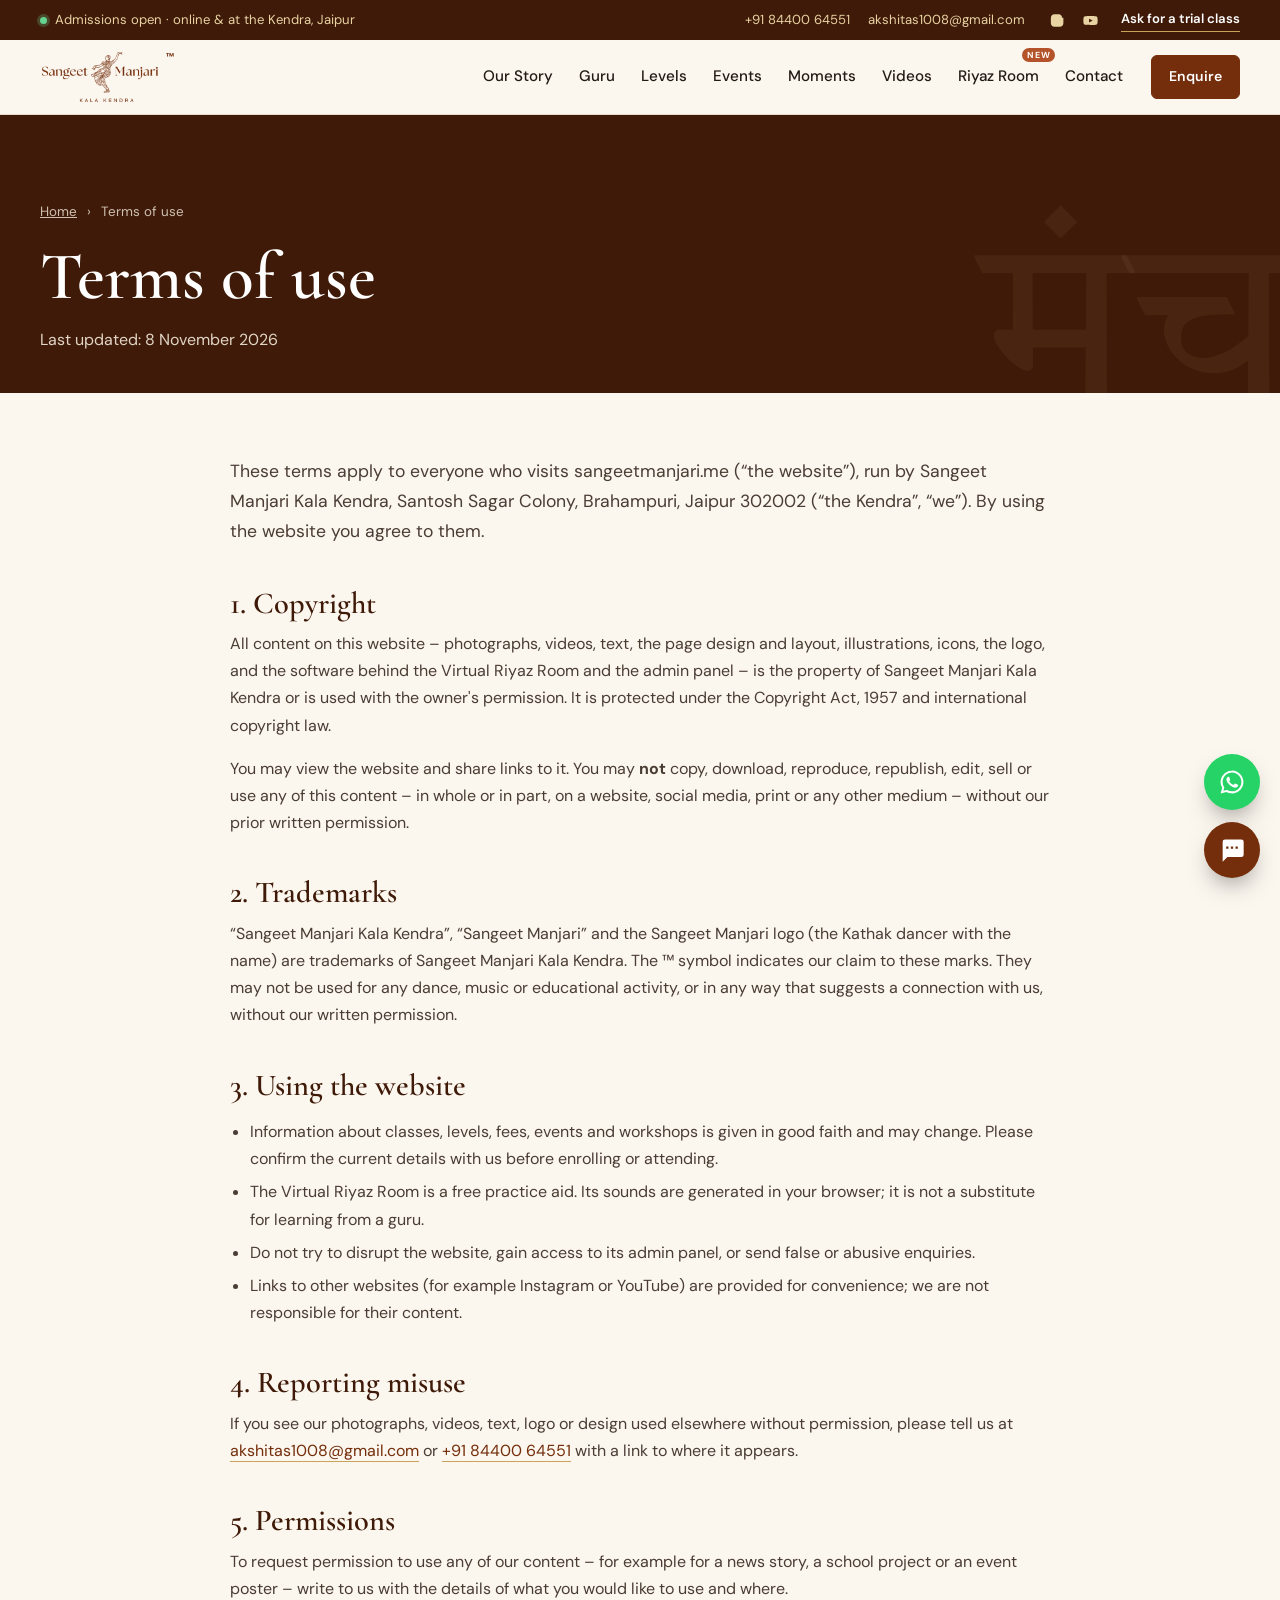
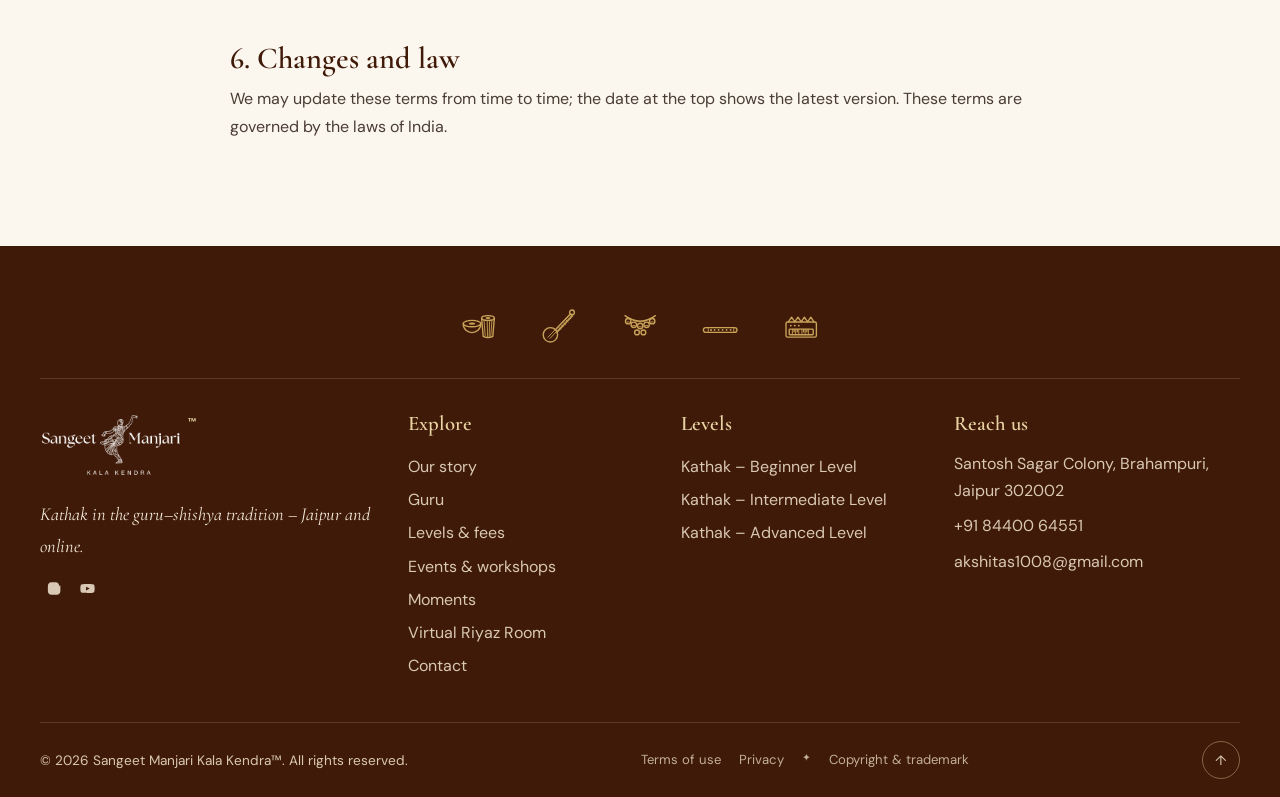
<file: terms.html>
<!doctype html>
<html lang="en">
<head>
  <meta charset="utf-8">
  <meta name="viewport" content="width=device-width, initial-scale=1">
  <title>Terms of use | Sangeet Manjari Kala Kendra</title>
  <meta name="description" content="Terms of use, copyright and trademark notice for the Sangeet Manjari Kala Kendra website.">
  <link rel="canonical" href="https://sangeetmanjari.me/terms.html">
  <meta property="og:type" content="website">
  <meta property="og:site_name" content="Sangeet Manjari Kala Kendra">
  <meta property="og:locale" content="en_IN">
  <meta property="og:url" content="https://sangeetmanjari.me/terms.html">
  <meta property="og:title" content="Terms of use | Sangeet Manjari Kala Kendra">
  <meta property="og:description" content="Terms of use, copyright and trademark notice for the Sangeet Manjari Kala Kendra website.">
  <meta property="og:image" content="https://sangeetmanjari.me/assets/img/og-card.jpg">
  <meta property="og:image:width" content="1200">
  <meta property="og:image:height" content="630">
  <meta property="og:image:alt" content="Akshita Sharma performing Kathak – Sangeet Manjari Kala Kendra, Jaipur">
  <meta name="twitter:card" content="summary_large_image">
  <script type="application/ld+json">{"@context":"https://schema.org","@type":"BreadcrumbList","itemListElement":[{"@type":"ListItem","position":1,"name":"Home","item":"https://sangeetmanjari.me/"},{"@type":"ListItem","position":2,"name":"Terms of use","item":"https://sangeetmanjari.me/terms.html"}]}</script>
  <meta name="theme-color" content="#742e0b">
  <link rel="icon" href="assets/img/favicon.png" type="image/png">
  <link rel="apple-touch-icon" href="assets/img/apple-touch-icon.png">
  <link rel="preconnect" href="https://fonts.googleapis.com">
  <link rel="preconnect" href="https://fonts.gstatic.com" crossorigin>
  <link href="https://fonts.googleapis.com/css2?family=Cormorant+Garamond:ital,wght@0,500;0,600;0,700;1,500;1,600&family=DM+Sans:opsz,wght@9..40,400;9..40,500;9..40,600;9..40,700&family=Tiro+Devanagari+Hindi&display=swap" rel="stylesheet">
  <link rel="stylesheet" href="styles.css?v=37">
</head>
<body data-page="legal">

<!-- ===== TOP STRIP ===== -->
<div class="strip" data-section="topbar">
  <div class="wrap strip-inner">
    <p class="strip-note"><span class="dot"></span> Admissions open · online &amp; at the Kendra, Jaipur</p>
    <div class="strip-links">
      <a data-site="phoneLink" data-part="topbar.phone"><span data-site="phone"></span></a>
      <a data-site="emailLink" data-part="topbar.email"><span data-site="email"></span></a>
      <div class="socials" data-socials data-part="topbar.socials"></div>
      <a href="#" class="strip-cta" data-open-enquiry data-course="Trial class" data-part="topbar.button">Ask for a trial class</a>
    </div>
  </div>
</div>

<!-- ===== HEADER ===== -->
<header class="header">
  <div class="wrap header-inner">
    <a href="index.html" class="logo" aria-label="Sangeet Manjari Kala Kendra – home">
      <img src="assets/img/logo-dark.png" alt="Sangeet Manjari Kala Kendra" width="753" height="340">
    </a>
    <nav class="menu" id="menu">
      <a href="index.html#about">Our Story</a>
      <a href="index.html#guru">Guru</a>
      <a href="index.html#courses">Levels</a>
      <a href="events.html">Events</a>
      <a href="index.html#gallery">Moments</a>
      <a href="index.html#videos">Videos</a>
      <a href="riyaz.html" class="nav-new">Riyaz Room</a>
      <a href="index.html#contact">Contact</a>
    </nav>
    <div class="header-right">
      <a href="#" class="btn btn-solid btn-sm" data-open-enquiry data-part="header.enroll">Enquire</a>
      <button class="burger" aria-label="Menu" aria-expanded="false"><span></span><span></span><span></span></button>
    </div>
  </div>
</header>

<main id="top" class="legal-page">
<section class="ev-hero legal-hero">
  <div class="wrap">
    <p class="crumbs"><a href="index.html">Home</a> <span>›</span> Terms of use</p>
    <h1>Terms of use</h1>
    <p class="ev-sub">Last updated: 8 November 2026</p>
  </div>
</section>
<article class="wrap legal">

<p class="lead">These terms apply to everyone who visits sangeetmanjari.me (“the website”), run by Sangeet Manjari Kala Kendra, Santosh Sagar Colony, Brahampuri, Jaipur 302002 (“the Kendra”, “we”). By using the website you agree to them.</p>

<h2 id="copyright">1. Copyright</h2>
<p>All content on this website – photographs, videos, text, the page design and layout, illustrations, icons, the logo, and the software behind the Virtual Riyaz Room and the admin panel – is the property of Sangeet Manjari Kala Kendra or is used with the owner's permission. It is protected under the Copyright Act, 1957 and international copyright law.</p>
<p>You may view the website and share links to it. You may <b>not</b> copy, download, reproduce, republish, edit, sell or use any of this content – in whole or in part, on a website, social media, print or any other medium – without our prior written permission.</p>

<h2 id="trademark">2. Trademarks</h2>
<p>“Sangeet Manjari Kala Kendra”, “Sangeet Manjari” and the Sangeet Manjari logo (the Kathak dancer with the name) are trademarks of Sangeet Manjari Kala Kendra. The ™ symbol indicates our claim to these marks. They may not be used for any dance, music or educational activity, or in any way that suggests a connection with us, without our written permission.</p>

<h2>3. Using the website</h2>
<ul>
  <li>Information about classes, levels, fees, events and workshops is given in good faith and may change. Please confirm the current details with us before enrolling or attending.</li>
  <li>The Virtual Riyaz Room is a free practice aid. Its sounds are generated in your browser; it is not a substitute for learning from a guru.</li>
  <li>Do not try to disrupt the website, gain access to its admin panel, or send false or abusive enquiries.</li>
  <li>Links to other websites (for example Instagram or YouTube) are provided for convenience; we are not responsible for their content.</li>
</ul>

<h2>4. Reporting misuse</h2>
<p>If you see our photographs, videos, text, logo or design used elsewhere without permission, please tell us at <a data-site="emailLink"><span data-site="email"></span></a> or <a data-site="phoneLink"><span data-site="phone"></span></a> with a link to where it appears.</p>

<h2>5. Permissions</h2>
<p>To request permission to use any of our content – for example for a news story, a school project or an event poster – write to us with the details of what you would like to use and where.</p>

<h2>6. Changes and law</h2>
<p>We may update these terms from time to time; the date at the top shows the latest version. These terms are governed by the laws of India.</p>

</article>
</main>

<!-- ===== FOOTER ===== -->
<footer class="footer">
  <div class="wrap footer-instruments" aria-hidden="true"><span class="ico" data-ico="tabla"></span><span class="ico" data-ico="sitar"></span><span class="ico" data-ico="ghungroo"></span><span class="ico" data-ico="bansuri"></span><span class="ico" data-ico="harmonium"></span></div>
  <div class="wrap footer-grid">
    <div>
      <a href="index.html" class="logo light"><img src="assets/img/logo-light.png" alt="Sangeet Manjari Kala Kendra" width="753" height="340"></a>
      <p class="f-tag">Kathak in the guru–shishya tradition – Jaipur and online.</p>
      <div class="socials" data-socials data-part="footer.socials"></div>
    </div>
    <div data-part="footer.links"><h4>Explore</h4><a href="index.html#about">Our story</a><a href="index.html#guru">Guru</a><a href="index.html#courses">Levels &amp; fees</a><a href="events.html">Events &amp; workshops</a><a href="index.html#gallery">Moments</a><a href="riyaz.html">Virtual Riyaz Room</a><a href="index.html#contact">Contact</a></div>
    <div data-part="footer.courses"><h4>Levels</h4><div id="footer-courses"></div></div>
    <div><h4>Reach us</h4>
      <p class="f-line" data-site="address"></p>
      <p class="f-line"><a data-site="phoneLink"><span data-site="phone"></span></a></p>
      <p class="f-line"><a data-site="emailLink"><span data-site="email"></span></a></p>
    </div>
  </div>
  <div class="wrap footer-bottom">
    <span>© <span id="year"></span> Sangeet Manjari Kala Kendra™. All rights reserved.</span>
    <nav class="legal-links" aria-label="Legal"><a href="terms.html">Terms of use</a><a href="privacy.html">Privacy</a><a href="syllabus.html" class="legal-dot" title="Syllabus" aria-label="Syllabus">✦</a><a href="terms.html#copyright">Copyright &amp; trademark</a></nav>
    <a href="index.html" class="to-top" aria-label="Back to top">↑</a>
  </div>
</footer>

<!-- ===== FLOATING BUTTONS ===== -->
<a class="fab fab-wa" data-section="whatsappButton" data-site="whatsappLink" target="_blank" rel="noopener" aria-label="WhatsApp">
  <svg viewBox="0 0 32 32"><path d="M16 3a13 13 0 0 0-11.2 19.6L3 29l6.6-1.7A13 13 0 1 0 16 3zm0 23.7a10.7 10.7 0 0 1-5.5-1.5l-.4-.2-3.9 1 1-3.8-.2-.4A10.7 10.7 0 1 1 16 26.7zm5.9-8c-.3-.2-1.9-.9-2.2-1s-.5-.2-.7.2-.8 1-1 1.2-.4.2-.7 0a8.8 8.8 0 0 1-4.4-3.8c-.3-.6.3-.5 1-1.7.1-.2 0-.4 0-.6l-1-2.4c-.3-.6-.5-.5-.7-.5h-.6a1.2 1.2 0 0 0-.9.4 3.7 3.7 0 0 0-1.1 2.7 6.5 6.5 0 0 0 1.3 3.4 14.7 14.7 0 0 0 5.7 5c2.1.9 2.9 1 4 .8a3.3 3.3 0 0 0 2.2-1.5 2.7 2.7 0 0 0 .2-1.5c-.1-.2-.3-.3-.6-.4z"/></svg>
</a>
<button class="fab fab-chat" data-section="chatButton" data-open-enquiry aria-label="Enquiry form">
  <svg viewBox="0 0 24 24"><path d="M4 3h16a2 2 0 0 1 2 2v11a2 2 0 0 1-2 2H8l-4 4V5a2 2 0 0 1 2-2zm3 6v2h2V9zm4 0v2h2V9zm4 0v2h2V9z"/></svg>
</button>

<!-- ===== ENQUIRY POPUP ===== -->
<div class="modal" id="modal" hidden>
  <div class="modal-box" role="dialog" aria-modal="true" aria-labelledby="modal-title">
    <button class="modal-x" aria-label="Close">×</button>
    <div class="instruments modal-instruments" aria-hidden="true"><span class="ico ico-lg" data-ico="sitar"></span><span class="ico ico-xl" data-ico="tabla"></span><span class="ico ico-lg" data-ico="ghungroo"></span></div>
    <div class="modal-head">
      <p class="label">Admissions open</p>
      <h3 id="modal-title">Your first class is a call away</h3>
      <p>Leave your number – we'll call you back and fix a time.</p>
    </div>
    <div class="modal-grid">
      <div class="window-wrap modal-window" data-part="popup.image">
        <div class="window"><img data-img="popup" src="assets/img/gallery/7820.jpg" alt=""></div>
        <svg class="window-line" viewBox="0 0 100 125" preserveAspectRatio="none" aria-hidden="true"><path d="M4.0 125 L4.0 65.8 A10.16 10.16 0 0 1 6.76 49.65 A9.16 9.16 0 0 1 13.2 36.35 A9.08 9.08 0 0 1 22.4 24.95 A9.47 9.47 0 0 1 34.36 15.45 A11.66 11.66 0 0 1 50.0 5.0 A11.66 11.66 0 0 1 65.64 15.45 A9.47 9.47 0 0 1 77.6 24.95 A9.08 9.08 0 0 1 86.8 36.35 A9.16 9.16 0 0 1 93.24 49.65 A10.16 10.16 0 0 1 96.0 65.8 L96.0 125 Z"/></svg>
        <p class="modal-quote" lang="hi">कथा कहे सो कथक</p>
      </div>
      <form class="modal-form reach-form" data-enquiry-form>
        <img src="assets/img/logo-dark.png" alt="" class="modal-logo" data-part="popup.logo">
        <label>Your name<input name="name" required></label>
        <label>Phone / WhatsApp<input name="phone" required inputmode="tel"></label>
        <label data-part="form.mode">Where would you like to learn?<select name="mode"><option value="">Choose…</option><option>Online</option><option>At the Kendra</option><option>Not decided yet</option></select></label>
        <label data-part="form.course">Interested in<select name="course" data-course-select><option value="">Choose…</option></select></label>
        <input name="website" class="hp" tabindex="-1" autocomplete="off" aria-hidden="true">
        <label data-part="form.message">Message<textarea name="message" rows="2"></textarea></label>
        <button class="btn btn-solid btn-block" type="submit">Send enquiry</button>
        <p class="form-note" data-form-note></p>
      </form>
    </div>
  </div>
</div>

<!-- ===== LIGHTBOX ===== -->
<script src="script.js?v=35"></script>
</body>
</html>
</file>
<file: styles.css>
/* Sangeet Manjari Kala Kendra – site styles
   Palette from the logo: brown + gold on warm paper. Arches recall Jaipur jharokhas. */
:root {
  --brown: #742e0b;
  --brown-deep: #3f1a08;
  --brown-mid: #5a2308;
  --terracotta: #b4532a;
  --gold: #c9a35a;
  --gold-soft: #e8d3a3;
  --paper: #fbf6ee;
  --paper-2: #f3e9da;
  --ink: #241a14;
  --muted: #6e625a;
  --line: #e7dccb;
  --white: #fff;
  --shadow: 0 18px 40px -24px rgba(63, 26, 8, .45);
  --serif: "Cormorant Garamond", Georgia, serif;
  --sans: "DM Sans", system-ui, sans-serif;
  --deva: "Tiro Devanagari Hindi", serif;
  --arch: 999px 999px 14px 14px / 46% 46% 14px 14px;
}

* { box-sizing: border-box; }
[hidden] { display: none !important; }
html { scroll-behavior: smooth; scroll-padding-top: 86px; }
body { margin: 0; font: 400 16px/1.7 var(--sans); color: var(--ink); background: var(--paper); -webkit-font-smoothing: antialiased; }
body.locked { overflow: hidden; }
img, video { display: block; max-width: 100%; }
a { color: inherit; text-decoration: none; }
button { font: inherit; }
[lang="hi"], .deva { font-family: var(--deva); }
h1, h2, h3, h4 { font-family: var(--serif); font-weight: 600; line-height: 1.1; margin: 0 0 .45em; color: var(--brown-deep); }
h2 { font-size: clamp(2.1rem, 4vw, 3.1rem); }
h3 { font-size: 1.5rem; }
p { margin: 0 0 1em; }
.wrap { width: min(1200px, 100% - 40px); margin-inline: auto; }
.ph { background: repeating-linear-gradient(-45deg, rgba(201,163,90,.18) 0 6px, rgba(201,163,90,.07) 6px 12px); color: #8a5a1c; border-radius: 4px; padding: 0 4px; }

/* labels & headings */
.label { display: inline-flex; align-items: center; gap: 10px; font: 600 .78rem var(--sans); letter-spacing: .22em; text-transform: uppercase; color: var(--terracotta); margin-bottom: 14px; }
.label::before { content: ""; width: 28px; height: 1px; background: currentColor; }
.label.light { color: var(--gold-soft); }
.sec-head { max-width: 720px; margin-bottom: 40px; }
.sec-head > p:last-child { color: var(--muted); }
.text-link { color: var(--brown); font-weight: 600; border-bottom: 1px solid var(--gold); padding-bottom: 2px; }
.text-link:hover { color: var(--terracotta); }
.center-link { text-align: center; margin: 28px 0 0; }

/* arch frame */
.arch { position: relative; overflow: hidden; border-radius: var(--arch); background: var(--paper-2); }
.arch > img { position: absolute; inset: 0; width: 100%; height: 100%; object-fit: cover; }
.arch::after { content: ""; position: absolute; inset: 8px; border: 1px solid rgba(255,255,255,.55); border-radius: inherit; pointer-events: none; }

/* buttons */
.btn { display: inline-flex; align-items: center; justify-content: center; gap: 8px; padding: .85em 1.6em; border-radius: 6px; border: 1.5px solid transparent; font-weight: 600; font-size: .95rem; cursor: pointer; transition: .2s; white-space: nowrap; }
.btn-solid, .btn-red { background: var(--brown); color: #fff; border-color: var(--brown); }
.btn-solid:hover, .btn-red:hover { background: var(--terracotta); border-color: var(--terracotta); }
.btn-line, .btn-outline { background: transparent; color: var(--brown); border-color: var(--brown); }
.btn-line:hover, .btn-outline:hover { background: var(--brown); color: #fff; }
.btn-line.light { color: #fff; border-color: rgba(255,255,255,.7); }
.btn-line.light:hover { background: #fff; color: var(--brown-deep); }
.btn-gold { background: var(--gold); color: var(--brown-deep); border-color: var(--gold); }
.btn-gold:hover { background: var(--gold-soft); }
.btn-sm { padding: .62em 1.2em; font-size: .88rem; }
.btn-xs { padding: .42em .95em; font-size: .8rem; }
.btn-block { width: 100%; }
.btn-row { display: flex; gap: 12px; flex-wrap: wrap; }

/* ---------- top strip & header ---------- */
.strip { background: var(--brown-deep); color: var(--gold-soft); font-size: .82rem; }
.strip-inner { display: flex; align-items: center; justify-content: space-between; gap: 16px; padding: 7px 0; }
.strip-note { margin: 0; display: flex; align-items: center; gap: 8px; }
.dot { width: 7px; height: 7px; border-radius: 50%; background: #67d391; box-shadow: 0 0 0 3px rgba(103,211,145,.25); }
.strip-links { display: flex; align-items: center; gap: 18px; }
.strip-links a:hover { color: #fff; }
.strip-cta { color: #fff; font-weight: 600; border-bottom: 1px solid var(--gold); }
.socials { display: flex; gap: 8px; }
.socials a { display: grid; place-items: center; width: 26px; height: 26px; border-radius: 50%; }
.socials svg { width: 15px; height: 15px; fill: currentColor; }
.no-link { pointer-events: none; }

.header { position: sticky; top: 0; z-index: 30; background: rgba(251,246,238,.94); backdrop-filter: blur(8px); border-bottom: 1px solid var(--line); transition: box-shadow .3s; }
.header.scrolled { box-shadow: 0 8px 24px -18px rgba(0,0,0,.4); }
.header-inner { display: flex; align-items: center; gap: 28px; padding: 10px 0; }
.logo img { height: 54px; width: auto; }
.menu { display: flex; gap: 26px; margin-left: auto; font-weight: 500; font-size: .95rem; }
.menu a { position: relative; padding: 6px 0; color: var(--ink); }
.menu a::after { content: ""; position: absolute; left: 0; right: 0; bottom: 0; height: 1.5px; background: var(--terracotta); transform: scaleX(0); transition: transform .25s; }
.menu a:hover::after, .menu a.active::after { transform: scaleX(1); }
.header-right { display: flex; align-items: center; gap: 12px; }
.burger { display: none; width: 42px; height: 42px; border: 1px solid var(--line); background: #fff; border-radius: 8px; padding: 10px; cursor: pointer; }
.burger span { display: block; height: 2px; background: var(--brown); margin: 4px 0; transition: .3s; }

/* ---------- opening ---------- */
.hero { padding: clamp(36px, 6vw, 80px) 0 clamp(40px, 6vw, 70px); background:
  radial-gradient(60% 80% at 100% 0%, rgba(201,163,90,.18), transparent 60%),
  radial-gradient(50% 60% at 0% 100%, rgba(180,83,42,.08), transparent 60%), var(--paper); }
.hero-grid { display: grid; grid-template-columns: 1fr 1.15fr; gap: clamp(28px, 5vw, 64px); align-items: center; }
.hero-kicker { font-size: .9rem; color: var(--muted); letter-spacing: .04em; margin-bottom: 18px; }
.hero-kicker span { color: var(--terracotta); font-size: 1.1rem; }
.hero h1 { font-size: clamp(2.6rem, 5.4vw, 4.5rem); font-weight: 600; line-height: 1.02; margin-bottom: 20px; }
.hero h1 em { color: var(--terracotta); font-style: italic; }
.hero-sub { font-size: 1.08rem; color: var(--muted); max-width: 520px; margin-bottom: 28px; }
.hero-facts { list-style: none; padding: 0; margin: 30px 0 0; display: flex; flex-wrap: wrap; gap: 8px 22px; font-size: .88rem; color: var(--muted); }
.hero-facts li::before { content: "✦"; color: var(--gold); margin-right: 8px; }
.hero-media { position: relative; }
.hero-arch { aspect-ratio: 3 / 2; box-shadow: var(--shadow); }
.hero.has-video .hero-arch { aspect-ratio: 16 / 9; background: #1c1210; }
.hero-slides { position: absolute; inset: 0; }
.hero-slides img, .hero-slides video { position: absolute; inset: 0; width: 100%; height: 100%; object-fit: cover; }
.hero-slides img { opacity: 0; transition: opacity 1.2s ease; }
.hero-slides img.is-on { opacity: 1; }
.hero-dots { display: flex; justify-content: center; gap: 8px; margin-top: 16px; }
.hero-dots button, .slider-dots button { width: 9px; height: 9px; border-radius: 999px; border: 0; padding: 0; background: var(--line); cursor: pointer; transition: .3s; }
.hero-dots button.is-on, .slider-dots button.is-on { width: 26px; background: var(--brown); }

/* ---------- our story ---------- */
.story { padding: clamp(60px, 9vw, 110px) 0; }
.story-grid { display: grid; grid-template-columns: 1fr 1.1fr; gap: clamp(30px, 6vw, 80px); align-items: center; }
.story-arches { position: relative; display: grid; grid-template-columns: 1.3fr 1fr; grid-template-rows: 1fr 1fr; gap: 16px; height: clamp(420px, 48vw, 560px); }
.story-arches .arch-tall { grid-row: 1 / 3; }
.story-arches .arch-small img { object-position: center 30%; }
.seal { position: absolute; left: -14px; bottom: 26px; width: 118px; height: 118px; border-radius: 50%; background: var(--brown); color: #fff; display: grid; place-content: center; text-align: center; box-shadow: 0 0 0 6px var(--paper), 0 0 0 7px var(--gold); }
.seal b { font: 600 2.2rem/1 var(--serif); color: var(--gold-soft); }
.seal small { font-size: .7rem; letter-spacing: .08em; text-transform: uppercase; line-height: 1.3; max-width: 76px; margin: 0 auto; }
.story h2 .deva { display: block; font-size: .5em; color: var(--terracotta); margin-bottom: 10px; }
.lead { font-size: 1.06rem; color: #4a3d34; }
.learn { margin: 26px 0 22px; padding: 22px 24px; background: #fff; border: 1px solid var(--line); border-radius: 14px; }
.learn h3 { font-size: 1.25rem; margin-bottom: 12px; }
.learn-list { list-style: none; padding: 0; margin: 0; display: grid; grid-template-columns: 1fr 1fr; gap: 10px 22px; }
.learn-list li { display: flex; flex-direction: column; line-height: 1.35; }
.learn-list b { font-weight: 400; font-size: 1.15rem; color: var(--brown); }
.learn-list span { font-size: .86rem; color: var(--muted); }

/* ---------- guru ---------- */
.guru-sec { background: var(--brown-deep); color: #f3e9da; padding: clamp(60px, 9vw, 110px) 0; position: relative; overflow: hidden; }
.guru-sec::before { content: "गुरु"; position: absolute; right: -30px; bottom: -80px; font: 280px/1 var(--deva); color: rgba(232,211,163,.05); pointer-events: none; }
.guru-inner { display: grid; grid-template-columns: .85fr 1.15fr; gap: clamp(30px, 6vw, 80px); align-items: center; position: relative; }
.guru-photo { position: relative; }
.guru-photo .arch { aspect-ratio: 4 / 5; background: #2a1105; }
.guru-photo .arch::after { border-color: rgba(232,211,163,.5); }
.guru-chip { position: absolute; right: -14px; top: 30px; width: 84px; height: 84px; border-radius: 50%; display: grid; place-items: center; background: var(--gold); color: var(--brown-deep); font-size: 1.6rem; box-shadow: 0 10px 24px -10px rgba(0,0,0,.6); }
.guru-copy h2 { color: #fff; font-size: clamp(2.4rem, 4.6vw, 3.6rem); margin-bottom: 4px; }
.guru-title { color: var(--gold); font-weight: 500; letter-spacing: .04em; margin-bottom: 18px; }
.guru-bio { opacity: .92; }
.guru-creds { list-style: none; padding: 0; margin: 20px 0; display: grid; gap: 9px; }
.guru-creds li { position: relative; padding-left: 26px; font-size: .94rem; }
.guru-creds li::before { content: "✦"; position: absolute; left: 0; top: 0; color: var(--gold); }
.guru-teachers { border-left: 2px solid var(--gold); padding-left: 14px; font-style: italic; font-family: var(--serif); font-size: 1.15rem; color: var(--gold-soft); margin: 0; }

/* ---------- levels ---------- */
.levels { padding: clamp(60px, 9vw, 110px) 0; }
.cert-note { display: flex; align-items: center; gap: 12px; padding: 14px 18px; border: 1px dashed var(--gold); border-radius: 10px; background: #fff; color: var(--brown-mid); margin: -14px 0 30px; }
.cert-mark { color: var(--gold); font-size: 1.2rem; }
.level-list { list-style: none; padding: 0; margin: 0; display: grid; gap: 18px; counter-reset: lv; position: relative; }
.level { display: grid; grid-template-columns: 64px 220px 1fr 220px; gap: 24px; align-items: center; padding: 18px 22px 18px 18px; background: #fff; border: 1px solid var(--line); border-radius: 16px; box-shadow: var(--shadow); }
.level-step { width: 56px; height: 56px; border-radius: 50%; display: grid; place-items: center; background: var(--paper-2); color: var(--brown); font: 600 1.6rem var(--serif); border: 1px solid var(--gold); }
.level-img { aspect-ratio: 16 / 10; border-radius: 10px; overflow: hidden; background: var(--paper-2); }
.level-img img { width: 100%; height: 100%; object-fit: cover; }
.level-tag { font-size: .76rem; letter-spacing: .16em; text-transform: uppercase; color: var(--terracotta); font-weight: 600; margin: 0 0 4px; }
.level-body h3 { margin-bottom: 6px; }
.level-body p { margin: 0 0 6px; color: var(--muted); font-size: .94rem; }
.level-meta { font-size: .85rem !important; color: var(--brown-mid) !important; }
.level-fee { text-align: right; display: flex; flex-direction: column; align-items: flex-end; gap: 2px; }
.level-fee b { font: 700 2rem/1 var(--serif); color: var(--brown); }
.level-fee small { color: var(--muted); font-size: .8rem; }
.level-fee .btn { margin-top: 10px; }

.private { display: grid; grid-template-columns: 300px 1fr; margin-top: 34px; border-radius: 18px; overflow: hidden; background: var(--paper-2); border: 1px solid var(--line); }
.private-img img { width: 100%; height: 100%; object-fit: cover; min-height: 220px; }
.private-copy { padding: clamp(24px, 4vw, 40px); align-self: center; }
.private-copy h3 { font-size: 1.9rem; }
.private-copy p { color: var(--muted); max-width: 560px; }

/* ---------- online ---------- */
.online { background: linear-gradient(120deg, var(--brown) 0%, var(--brown-mid) 55%, var(--brown-deep) 100%); color: #fbf3e6; padding: clamp(56px, 8vw, 96px) 0; }
.online-grid { display: grid; grid-template-columns: 1.2fr .8fr; gap: clamp(30px, 6vw, 70px); align-items: center; }
.online h2 { color: #fff; }
.online-copy p { opacity: .92; max-width: 560px; }
.online-photos { aspect-ratio: 4 / 5; max-height: 460px; justify-self: center; width: min(100%, 360px); }
.online-photos img { position: absolute; inset: 0; width: 100%; height: 100%; object-fit: cover; opacity: 0; transition: opacity 1s; }
.online-photos img.is-on { opacity: 1; }
.slider-dots { position: absolute; bottom: 16px; left: 0; right: 0; display: flex; justify-content: center; gap: 6px; z-index: 2; }
.slider-dots button { background: rgba(255,255,255,.55); }
.slider-dots button.is-on { background: #fff; }

/* ---------- how we teach ---------- */
.way { padding: clamp(60px, 9vw, 110px) 0; }
.way-list { list-style: none; padding: 0; margin: 0; display: grid; grid-template-columns: 1fr 1fr; gap: 0 56px; }
.way-list li { display: flex; gap: 22px; padding: 26px 0; border-top: 1px solid var(--line); }
.way-list .num { flex: none; width: 54px; font-size: 2.6rem; line-height: 1; color: var(--gold); }
.way-list h3 { font-size: 1.45rem; margin-bottom: 6px; }
.way-list p { color: var(--muted); margin: 0; }

/* ---------- numbers ---------- */
.numbers { background: var(--paper-2); border-block: 1px solid var(--line); }
.stats { display: grid; grid-template-columns: repeat(var(--n, 6), 1fr); padding: 34px 0; }
.stat { text-align: center; padding: 0 10px; border-left: 1px solid var(--line); }
.stat:first-child { border-left: 0; }
.stat b { display: block; font: 600 2.6rem/1.1 var(--serif); color: var(--brown); }
.stat small { color: var(--muted); font-size: .84rem; }

/* ---------- coming up (home) ---------- */
.portal { padding: clamp(56px, 8vw, 96px) 0; }
.portal-grid { display: grid; grid-template-columns: 1fr 1fr; gap: 28px; }
.portal-col h3 { font-size: 1.5rem; padding-bottom: 10px; border-bottom: 1px solid var(--line); margin-bottom: 14px; }
.p-list { display: grid; gap: 12px; }
.p-item { display: flex; gap: 16px; background: #fff; border: 1px solid var(--line); border-radius: 12px; padding: 16px; }
.p-date { flex: none; width: 82px; align-self: flex-start; text-align: center; background: var(--brown); color: #fff; border-radius: 8px; padding: 8px 6px; font-size: .78rem; font-weight: 600; line-height: 1.3; }
.p-body { display: flex; flex-direction: column; min-width: 0; }
.p-body b { font-family: var(--serif); font-size: 1.25rem; color: var(--brown-deep); }
.p-body small { color: var(--muted); font-size: .8rem; }
.p-body p { font-size: .88rem; margin: 6px 0 0; }
.p-btns { display: flex; gap: 8px; flex-wrap: wrap; margin-top: 10px; }
.p-empty { text-align: center; padding: 24px 14px; border: 1px dashed var(--gold); border-radius: 12px; background: #fff; }
.p-empty p { color: var(--muted); font-size: .9rem; margin: 0 0 12px; }

/* ---------- invite us to perform ---------- */
.invite { padding: clamp(56px, 8vw, 96px) 0; background: var(--paper-2); }
.invite-grid { display: grid; grid-template-columns: .9fr 1.1fr; gap: clamp(30px, 6vw, 70px); align-items: center; }
.invite-photo { aspect-ratio: 4 / 5; max-height: 520px; box-shadow: var(--shadow); }
.invite-photo img.flip { transform: scaleX(-1); }
.invite-copy p { color: var(--muted); }
.occasions { font-family: var(--serif); font-style: italic; font-size: 1.2rem; color: var(--brown) !important; }
.perf-wrap { margin-top: 44px; }
.perf-head { font-size: 1.6rem; margin-bottom: 14px; }
.perf-list { display: grid; grid-template-columns: repeat(auto-fit, minmax(240px, 1fr)); gap: 14px; }
.perf { display: flex; flex-direction: column; gap: 2px; padding: 16px 18px; border-radius: 12px; background: #fff; border: 1px solid var(--line); }
.perf b { font-family: var(--serif); font-size: 1.2rem; color: var(--brown-deep); }
.perf small { color: var(--muted); font-size: .82rem; }
.perf em { font-style: normal; color: var(--terracotta); font-weight: 600; font-size: .84rem; margin-top: 6px; }

/* ---------- moments & videos ---------- */
.moments, .videos { padding: clamp(56px, 8vw, 96px) 0 20px; }
.videos { padding-bottom: clamp(56px, 8vw, 96px); }
.row-head { display: flex; align-items: flex-end; justify-content: space-between; gap: 20px; margin-bottom: 26px; flex-wrap: wrap; }
.row-head p:last-child { color: var(--muted); margin: 0; }
.row-head h2 { margin-bottom: 6px; }
.arrows { display: flex; gap: 8px; }
.arrows button { width: 46px; height: 46px; border-radius: 50%; border: 1px solid var(--brown); background: transparent; color: var(--brown); cursor: pointer; font-size: 1.1rem; transition: .2s; }
.arrows button:hover { background: var(--brown); color: #fff; }
.track { display: flex; gap: 16px; overflow-x: auto; scroll-snap-type: x mandatory; padding: 4px max(20px, calc((100% - 1200px) / 2)) 16px; scrollbar-width: thin; }
.photo { flex: 0 0 auto; width: auto; height: 320px; padding: 0; border: 0; border-radius: 12px; overflow: hidden; cursor: zoom-in; scroll-snap-align: start; background: var(--paper-2); }
.photo img { display: block; height: 100%; width: auto; transition: transform .5s; }
.photo:hover img { transform: scale(1.05); }
.vcard { flex: 0 0 auto; width: 260px; margin: 0; scroll-snap-align: start; }
.vcard video { width: 100%; aspect-ratio: 9/16; object-fit: cover; border-radius: 12px; background: #000; }
.vcard figcaption { padding: 8px 2px; }
.vcard b { display: block; font-size: .88rem; }
.vcard small { color: var(--muted); font-size: .78rem; }
.vcard.ig { width: 328px; }
.vcard.ig iframe { display: block; width: 100%; height: 600px; border: 1px solid var(--line); border-radius: 12px; background: #fff; }

/* ---------- reviews ---------- */
.reviews { padding: clamp(56px, 8vw, 96px) 0; background: var(--paper-2); }
.review-grid { display: grid; grid-template-columns: repeat(3, 1fr); gap: 20px; }
.review { background: #fff; border: 1px solid var(--line); border-radius: 14px; padding: 24px; position: relative; }
.review::before { content: "“"; position: absolute; right: 18px; top: -6px; font: 5rem/1 var(--serif); color: var(--gold-soft); }
.review p { font-family: var(--serif); font-size: 1.15rem; font-style: italic; }
.avatar { display: grid; place-items: center; width: 40px; height: 40px; border-radius: 50%; background: var(--brown); color: #fff; font-weight: 600; margin-bottom: 12px; }

/* ---------- contact: palace gateway ---------- */
.reach { padding: clamp(70px, 10vw, 120px) 0 clamp(60px, 8vw, 100px); }
.gate { position: relative; color: #f3e9da; text-align: left;
  background:
    radial-gradient(rgba(232,211,163,.07) 1.2px, transparent 1.7px) 0 0 / 18px 18px,
    radial-gradient(120% 90% at 50% 0%, #7a3210 0%, var(--brown-deep) 58%, #2b1105 100%);
  border-radius: 600px 600px 28px 28px / 250px 250px 28px 28px;
  padding: clamp(130px, 15vw, 180px) clamp(22px, 5vw, 64px) clamp(36px, 5vw, 60px);
  box-shadow: 0 40px 80px -40px rgba(63,26,8,.7); }
.gate::before, .gate::after { content: ""; position: absolute; border-radius: inherit; pointer-events: none; }
.gate::before { inset: 14px; border: 1.5px solid rgba(201,163,90,.75); }
.gate::after { inset: 24px; border: 1px dashed rgba(201,163,90,.35); }
.gate-kalash-unused { position: absolute; top: clamp(34px, 4vw, 48px); left: 50%; width: 58px; height: 58px; margin-left: -29px; fill: var(--gold); filter: drop-shadow(0 0 14px rgba(201,163,90,.45)); }
.gate-head { position: relative; text-align: center; max-width: 640px; margin: 0 auto clamp(30px, 4vw, 46px); }
.gate-head .label { justify-content: center; }
.gate-head .label::after { content: ""; width: 28px; height: 1px; background: currentColor; }
.gate-head h2 { color: #fff; font-size: clamp(2.5rem, 5vw, 3.8rem); }
.gate-head p:last-child { opacity: .88; margin: 0; }
.gate-grid { position: relative; display: grid; grid-template-columns: 250px 1fr 1.25fr; gap: clamp(24px, 4vw, 48px); align-items: center; }
.gate-grid:has(> .window-wrap[hidden]) { grid-template-columns: 1fr 1.25fr; }
.window-wrap { position: relative; aspect-ratio: 100 / 125; }
.window { position: absolute; inset: 0; background: #2a1105;
  -webkit-mask: url("data:image/svg+xml,%3Csvg xmlns='http://www.w3.org/2000/svg' viewBox='0 0 100 125' preserveAspectRatio='none'%3E%3Cpath d='M4.0 125 L4.0 65.8 A10.16 10.16 0 0 1 6.76 49.65 A9.16 9.16 0 0 1 13.2 36.35 A9.08 9.08 0 0 1 22.4 24.95 A9.47 9.47 0 0 1 34.36 15.45 A11.66 11.66 0 0 1 50.0 5.0 A11.66 11.66 0 0 1 65.64 15.45 A9.47 9.47 0 0 1 77.6 24.95 A9.08 9.08 0 0 1 86.8 36.35 A9.16 9.16 0 0 1 93.24 49.65 A10.16 10.16 0 0 1 96.0 65.8 L96.0 125 Z'/%3E%3C/svg%3E") center / 100% 100% no-repeat;
          mask: url("data:image/svg+xml,%3Csvg xmlns='http://www.w3.org/2000/svg' viewBox='0 0 100 125' preserveAspectRatio='none'%3E%3Cpath d='M4.0 125 L4.0 65.8 A10.16 10.16 0 0 1 6.76 49.65 A9.16 9.16 0 0 1 13.2 36.35 A9.08 9.08 0 0 1 22.4 24.95 A9.47 9.47 0 0 1 34.36 15.45 A11.66 11.66 0 0 1 50.0 5.0 A11.66 11.66 0 0 1 65.64 15.45 A9.47 9.47 0 0 1 77.6 24.95 A9.08 9.08 0 0 1 86.8 36.35 A9.16 9.16 0 0 1 93.24 49.65 A10.16 10.16 0 0 1 96.0 65.8 L96.0 125 Z'/%3E%3C/svg%3E") center / 100% 100% no-repeat; }
.window img { position: absolute; inset: 0; width: 100%; height: 100%; object-fit: cover; }
.window-line { position: absolute; inset: -9px; width: calc(100% + 18px); height: calc(100% + 18px); overflow: visible; pointer-events: none; }
.window-line path { fill: none; stroke: var(--gold); stroke-width: 1.5; vector-effect: non-scaling-stroke; }
.reach-list { list-style: none; padding: 0; margin: 0; display: grid; gap: 16px; }
.reach-list li { display: flex; flex-direction: column; padding-bottom: 14px; border-bottom: 1px solid rgba(201,163,90,.3); }
.reach-list span { font-size: .72rem; letter-spacing: .18em; text-transform: uppercase; color: var(--gold); font-weight: 600; }
.reach-list b { font-weight: 500; color: #fbf3e6; }
.reach-list a:hover b { color: var(--gold-soft); }
.reach-form { background: var(--paper); color: var(--ink); border-radius: 18px; padding: clamp(22px, 3vw, 32px); box-shadow: 0 24px 50px -24px rgba(0,0,0,.6); display: grid; gap: 13px; }
.reach-form h3 { font-size: 1.8rem; margin: 0; }
.reach-form label { display: grid; gap: 6px; font-size: .84rem; font-weight: 500; color: var(--muted); }
.reach-form input, .reach-form select, .reach-form textarea { width: 100%; padding: 12px 14px; border: 1px solid var(--line); border-radius: 8px; font: inherit; color: var(--ink); background: #fff; }
.reach-form input:focus, .reach-form select:focus, .reach-form textarea:focus { outline: 2px solid var(--gold); border-color: transparent; }
.form-sub { color: var(--muted); margin: -6px 0 0; font-size: .92rem; }
.form-note { font-size: .84rem; color: var(--muted); margin: 0; text-align: center; }
.form-note.ok { color: #1f7a4d; font-weight: 600; }
.form-note.bad { color: #b42318; font-weight: 600; }
.hp { position: absolute; left: -9999px; width: 1px; height: 1px; opacity: 0; }
@media (max-width: 1000px) {
  .gate-grid { grid-template-columns: 210px 1fr; }
  .gate-grid .reach-form { grid-column: 1 / -1; }
  .gate-grid:has(> .window-wrap[hidden]) { grid-template-columns: 1fr; }
}
@media (max-width: 640px) {
  .gate { border-radius: 300px 300px 22px 22px / 120px 120px 22px 22px; padding: 120px 16px 22px; }
  .gate::before { inset: 9px; } .gate::after { inset: 16px; }
  .gate-kalash-unused { top: 26px; width: 46px; height: 46px; margin-left: -23px; }
  .gate-grid { grid-template-columns: 1fr; }
  .window-wrap { width: 190px; justify-self: center; }
}

/* ---------- footer ---------- */
.footer { background: var(--brown-deep); color: #d9c8b4; padding: 60px 0 0; }
.footer-grid { display: grid; grid-template-columns: 1.4fr 1fr 1fr 1.2fr; gap: 34px; padding-bottom: 40px; }
.footer h4 { color: var(--gold-soft); font-size: 1.3rem; margin-bottom: 14px; }
.footer .logo img { height: 64px; }
.f-tag { margin: 14px 0; font-family: var(--serif); font-style: italic; font-size: 1.15rem; color: #f3e9da; }
.footer-grid > div > a:not(.logo), #footer-courses a { display: block; padding: 3px 0; }
.footer-grid a:hover { color: #fff; }
.f-line { margin: 0 0 8px; }
.footer .ph { background: rgba(255,255,255,.1); color: var(--gold-soft); }
.footer-bottom { display: flex; justify-content: space-between; align-items: center; padding: 18px 0; border-top: 1px solid rgba(232,211,163,.18); font-size: .85rem; }
.to-top { width: 38px; height: 38px; border-radius: 50%; display: grid; place-items: center; border: 1px solid rgba(232,211,163,.4); }

/* ---------- floating buttons ---------- */
.fab { position: fixed; right: 20px; z-index: 40; width: 56px; height: 56px; border-radius: 50%; display: grid; place-items: center; border: 0; cursor: pointer; box-shadow: 0 12px 26px -10px rgba(0,0,0,.5); }
.fab svg { width: 28px; height: 28px; fill: #fff; }
.fab-wa { bottom: 90px; background: #25d366; }
.fab-chat { bottom: 22px; background: var(--brown); }

/* ---------- popup: light palace gateway ---------- */
.modal { position: fixed; inset: 0; z-index: 60; background: rgba(36,26,20,.55); backdrop-filter: blur(4px); display: flex; padding: 16px; overflow-y: auto; }
.modal-box { position: relative; margin: auto; width: min(840px, 100%); color: var(--ink);
  background:
    radial-gradient(rgba(201,163,90,.16) 1.1px, transparent 1.6px) 0 0 / 18px 18px,
    linear-gradient(180deg, #fffaf2 0%, #f6ead8 100%);
  border-radius: 420px 420px 22px 22px / 140px 140px 22px 22px;
  padding: 92px clamp(18px, 4vw, 38px) clamp(18px, 3vw, 28px);
  box-shadow: 0 40px 90px -34px rgba(36,26,20,.6); }
.modal-box::before, .modal-box::after { content: ""; position: absolute; border-radius: inherit; pointer-events: none; }
.modal-box::before { inset: 10px; border: 1.5px solid var(--gold); }
.modal-box::after { inset: 18px; border: 1px dashed rgba(116,46,11,.25); }
.modal:not([hidden]) .modal-box { animation: gate-open .55s cubic-bezier(.2,.8,.2,1); }
@keyframes gate-open { from { opacity: 0; transform: translateY(24px) scale(.96); } to { opacity: 1; transform: none; } }
.modal-head { position: relative; text-align: center; margin: 0 auto 18px; max-width: 520px; }
.modal-head .label { justify-content: center; margin-bottom: 6px; }
.modal-head .label::after { content: ""; width: 28px; height: 1px; background: currentColor; }
.modal-head h3 { color: var(--brown-deep); font-size: clamp(1.7rem, 3.4vw, 2.3rem); margin-bottom: 4px; }
.modal-head p:last-child { margin: 0; color: var(--muted); font-size: .93rem; }
.modal-grid { position: relative; display: grid; grid-template-columns: .75fr 1.25fr; gap: clamp(18px, 3vw, 30px); align-items: center; }
.modal-grid:has(> .window-wrap[hidden]) { grid-template-columns: 1fr; max-width: 440px; margin: 0 auto; }
.modal-window { margin: 12px 12px 58px; }
.modal-window .window { background: var(--paper-2); }
.modal-quote { position: absolute; left: -12px; right: -12px; bottom: -50px; margin: 0; display: flex; align-items: center; justify-content: center; gap: 10px; color: var(--terracotta); font-size: 1.05rem; line-height: 1.4; white-space: nowrap; }
.modal-quote::before, .modal-quote::after { content: ""; width: 22px; height: 1px; background: var(--gold); }
.modal-form { position: relative; padding: 18px 20px 16px; gap: 9px; background: #fff; box-shadow: 0 18px 40px -26px rgba(63,26,8,.45); border: 1px solid var(--line); }
.modal-form label { gap: 3px; }
.modal-form input, .modal-form select, .modal-form textarea { padding: 9px 12px; background: var(--paper); }
.modal-form textarea { min-height: 54px; }
.modal-logo { height: 34px; width: auto; justify-self: center; }
.modal-x { position: absolute; right: 80px; top: 64px; z-index: 3; width: 36px; height: 36px; border-radius: 50%; border: 1px solid var(--gold); background: #fff; color: var(--brown); font-size: 1.35rem; line-height: 1; cursor: pointer; transition: .2s; }
.modal-x:hover { background: var(--brown); color: #fff; border-color: var(--brown); }
.modal-instruments { position: absolute; top: 18px; left: 0; right: 0; }
@media (max-width: 700px) {
  .modal { padding: 10px; }
  .modal-box { border-radius: 260px 260px 18px 18px / 80px 80px 18px 18px; padding: 76px 14px 14px; }
  .modal-box::before { inset: 6px; } .modal-box::after { inset: 12px; }
  .modal-x { right: 16px; top: 56px; }
  .modal-grid { grid-template-columns: 1fr; }
  .modal-window { display: none; }
  .modal-head { margin-bottom: 12px; }
  .modal-head h3 { font-size: 1.6rem; }
  .modal-head p:last-child { font-size: .86rem; }
}
@media (prefers-reduced-motion: reduce) { .modal:not([hidden]) .modal-box { animation: none; } }

/* ---------- animated instrument icons ---------- */
.ico { display: inline-block; width: 1.9em; height: 1.9em; color: var(--gold); vertical-align: middle; flex: none; }
.ico svg { width: 100%; height: 100%; overflow: visible; fill: none; stroke: currentColor; stroke-width: 1.7; stroke-linecap: round; stroke-linejoin: round; }
.ico .thin { stroke-width: 1.1; }
.ico .fill, .ico .fill * { fill: currentColor; stroke: none; }
.ico svg g, .ico svg path, .ico svg ellipse, .ico svg circle { transform-box: fill-box; }
.ico .t-l, .ico .t-r { transform-origin: center; animation: thap 1.6s ease-out infinite; }
.ico .t-r { animation-delay: .8s; }
@keyframes thap { 0%, 30%, 100% { transform: none; } 8% { transform: scale(1.16, 1.3); } }
.ico .i-wave { animation: wave 1.6s ease-out infinite; opacity: 0; }
@keyframes wave { 0% { opacity: 0; transform: translateY(2px); } 12% { opacity: .9; } 45% { opacity: 0; transform: translateY(-4px); } 100% { opacity: 0; } }
.ico .g-swing { transform-box: view-box; transform-origin: 24px 10px; animation: swing 2.6s ease-in-out infinite; }
@keyframes swing { 0%, 100% { transform: rotate(-8deg); } 50% { transform: rotate(8deg); } }
.ico .bell { transform-origin: 50% 0; animation: jingle .5s ease-in-out infinite alternate; }
.ico .b2 { animation-delay: .15s; } .ico .b3 { animation-delay: .3s; }
@keyframes jingle { from { transform: rotate(-12deg); } to { transform: rotate(12deg); } }
.ico .s-str { animation: strum 2.6s linear infinite; }
@keyframes strum { 0%, 16%, 100% { transform: none; } 2% { transform: translate(-.7px, -.7px); } 4% { transform: translate(.7px, .7px); } 6% { transform: translate(-.6px, -.6px); } 8% { transform: translate(.5px, .5px); } 10% { transform: translate(-.4px, -.4px); } 12% { transform: translate(.3px, .3px); } }
.ico .i-note { opacity: 0; animation: rise 3s ease-out infinite; }
.ico .n2 { animation-delay: 1s; } .ico .n3 { animation-delay: 2s; }
@keyframes rise { 0% { opacity: 0; transform: translate(0, 4px); } 18% { opacity: 1; } 75% { opacity: 0; transform: translate(4px, -10px); } 100% { opacity: 0; } }
.ico .h-bel { transform-origin: 50% 100%; animation: breathe 2.2s ease-in-out infinite; }
@keyframes breathe { 0%, 100% { transform: scaleY(.65); } 50% { transform: scaleY(1.15); } }
.ico-lg { width: 2.6rem; height: 2.6rem; }
.ico-xl { width: 3.4rem; height: 3.4rem; }
.instruments { display: flex; justify-content: center; align-items: flex-end; gap: 14px; filter: drop-shadow(0 0 10px rgba(201,163,90,.35)); }
.label .ico { width: 1.75rem; height: 1.75rem; margin-right: 2px; }
.label:has(.ico)::before { display: none; }
.label.light .ico { color: var(--gold); }
.gate-instruments { position: absolute; top: clamp(30px, 4vw, 44px); left: 0; right: 0; }
.float-ico { position: absolute; z-index: 2; display: grid; place-items: center; width: 64px; height: 64px; border-radius: 50%; background: var(--paper); border: 1px solid var(--gold); box-shadow: 0 14px 30px -16px rgba(63,26,8,.5); animation: float 5s ease-in-out infinite; }
.float-ico .ico { width: 40px; height: 40px; color: var(--brown); }
.float-ico.f1 { left: -26px; bottom: 34px; }
.float-ico.f2 { right: -20px; top: 22%; animation-delay: -1.6s; width: 56px; height: 56px; }
.float-ico.f3 { right: 18%; bottom: -26px; animation-delay: -3.2s; width: 54px; height: 54px; }
.float-ico.f2 .ico, .float-ico.f3 .ico { width: 34px; height: 34px; }
@keyframes float { 0%, 100% { transform: translateY(0); } 50% { transform: translateY(-10px); } }
.footer-instruments { display: flex; justify-content: center; gap: clamp(18px, 4vw, 42px); padding-bottom: 34px; margin-bottom: 34px; border-bottom: 1px solid rgba(232,211,163,.18); }
.footer-instruments .ico { width: 2.4rem; height: 2.4rem; }
@media (max-width: 900px) { .float-ico.f1 { left: 6px; bottom: -22px; } .float-ico.f2 { right: 6px; top: -22px; } .float-ico.f3 { display: none; } }
@media (prefers-reduced-motion: reduce) { .ico *, .float-ico { animation: none !important; } .ico .i-note, .ico .i-wave { opacity: 1; } }

/* ---------- lightbox ---------- */
.lightbox { position: fixed; inset: 0; z-index: 70; background: rgba(20,12,8,.92); display: grid; place-items: center; }
.lightbox img { max-width: 92vw; max-height: 86vh; border-radius: 8px; }
.lightbox button { position: absolute; border: 0; background: rgba(255,255,255,.12); color: #fff; width: 48px; height: 48px; border-radius: 50%; font-size: 1.6rem; cursor: pointer; }
.lb-x { top: 18px; right: 18px; }
.lb-prev { left: 18px; top: 50%; }
.lb-next { right: 18px; top: 50%; }

/* ---------- reveal on scroll ---------- */
.rv { opacity: 0; transform: translateY(18px); transition: opacity .7s ease, transform .7s ease; }
.rv.in { opacity: 1; transform: none; }
@media (prefers-reduced-motion: reduce) {
  .rv { opacity: 1; transform: none; transition: none; }
  html { scroll-behavior: auto; }
}

/* ---------- events page ---------- */
.ev-hero { background: var(--brown-deep); color: #f3e9da; padding: clamp(46px, 7vw, 86px) 0 clamp(36px, 5vw, 56px); position: relative; overflow: hidden; }
.ev-hero::after { content: "मंच"; position: absolute; right: -10px; bottom: -70px; font: 240px/1 var(--deva); color: rgba(232,211,163,.06); pointer-events: none; }
.ev-hero .wrap { position: relative; z-index: 1; }
.crumbs { font-size: .84rem; opacity: .8; margin: 0 0 16px; }
.crumbs a { text-decoration: underline; }
.crumbs span { margin: 0 6px; }
.ev-hero h1 { color: #fff; font-size: clamp(2.6rem, 5.4vw, 4.2rem); margin: 4px 0 12px; }
.ev-hero h1 em { color: var(--gold); }
.ev-sub { max-width: 620px; opacity: .9; margin: 0; }
.ev-jump { display: flex; flex-wrap: wrap; gap: 10px; margin-top: 26px; }
.ev-jump a { padding: 8px 16px; border-radius: 6px; border: 1px solid rgba(232,211,163,.45); font-size: .9rem; transition: .2s; }
.ev-jump a:hover { background: var(--gold); color: var(--brown-deep); border-color: var(--gold); }
.ev-sec { padding: clamp(48px, 7vw, 84px) 0 10px; }
.ev-head { display: flex; align-items: flex-end; justify-content: space-between; gap: 24px; flex-wrap: wrap; margin-bottom: 26px; border-bottom: 1px solid var(--line); padding-bottom: 16px; }
.ev-head h2 { margin: 0; }
.ev-head > p { max-width: 460px; color: var(--muted); margin: 0; font-size: .94rem; }
.ev-grid { display: grid; grid-template-columns: repeat(3, 1fr); gap: 24px; }
.ev-card { background: #fff; border: 1px solid var(--line); border-radius: 16px; overflow: hidden; display: flex; flex-direction: column; transition: transform .3s, box-shadow .3s; }
.ev-card:hover { transform: translateY(-4px); box-shadow: var(--shadow); }
.ev-img { position: relative; aspect-ratio: 4 / 3; overflow: hidden; background: var(--paper-2); }
.ev-img img { width: 100%; height: 100%; object-fit: cover; }
.ev-date { position: absolute; left: 14px; top: 14px; min-width: 64px; padding: 8px 10px; border-radius: 8px; background: var(--paper); color: var(--brown); text-align: center; line-height: 1.1; }
.ev-date b { display: block; font: 700 1.8rem var(--serif); }
.ev-date small { font-size: .68rem; font-weight: 600; text-transform: uppercase; letter-spacing: .06em; color: var(--muted); }
.ev-date.wide { min-width: 0; padding: 7px 12px; }
.ev-kind { position: absolute; right: 12px; bottom: 12px; background: var(--brown); color: #fff; font-size: .7rem; letter-spacing: .1em; text-transform: uppercase; padding: 4px 10px; border-radius: 4px; }
.ev-body { padding: 18px 20px 20px; display: flex; flex-direction: column; flex: 1; }
.ev-body h3 { margin-bottom: 6px; }
.ev-meta { font-size: .86rem; color: var(--muted); margin: 0 0 6px; }
.ev-fee { font-weight: 600; color: var(--terracotta); margin: 0 0 6px; font-size: .92rem; }
.ev-text { font-size: .88rem; margin: 4px 0 0; display: -webkit-box; -webkit-line-clamp: 4; -webkit-box-orient: vertical; overflow: hidden; }
.ev-btns { display: flex; gap: 10px; flex-wrap: wrap; margin-top: auto; padding-top: 16px; }
.ev-card.old .ev-kind { background: #6e625a; }
.ev-empty { grid-column: 1 / -1; padding: 34px 16px; }
.ev-page .invite { margin-top: clamp(40px, 6vw, 70px); }

/* ---------- responsive ---------- */
@media (max-width: 1080px) {
  .menu { gap: 18px; font-size: .9rem; }
  .level { grid-template-columns: 56px 180px 1fr; }
  .level-fee { grid-column: 2 / -1; flex-direction: row; align-items: center; justify-content: flex-start; gap: 14px; text-align: left; }
  .level-fee .btn { margin: 0 0 0 auto; }
  .stats { grid-template-columns: repeat(min(var(--n, 6), 3), 1fr); row-gap: 24px; }
  .stat:nth-child(3n + 1) { border-left: 0; }
  .ev-grid { grid-template-columns: repeat(2, 1fr); }
}
@media (max-width: 900px) {
  .strip-note { display: none; }
  .strip-inner { justify-content: center; }
  .burger { display: block; }
  .menu { position: absolute; top: 100%; left: 0; right: 0; flex-direction: column; gap: 0; background: var(--paper); padding: 6px 20px 14px; border-bottom: 1px solid var(--line); box-shadow: 0 16px 30px -16px rgba(0,0,0,.3); opacity: 0; transform: translateY(-8px); pointer-events: none; transition: opacity .25s, transform .25s; }
  .menu a { padding: 11px 0; border-bottom: 1px solid var(--line); }
  .menu a::after { display: none; }
  .menu-open .menu { opacity: 1; transform: none; pointer-events: auto; }
  .menu-open .burger span:nth-child(1) { transform: translateY(6px) rotate(45deg); }
  .menu-open .burger span:nth-child(2) { opacity: 0; }
  .menu-open .burger span:nth-child(3) { transform: translateY(-6px) rotate(-45deg); }
  .header-inner { gap: 12px; }
  .header-right { margin-left: auto; }
  .hero-grid, .story-grid, .guru-inner, .online-grid, .invite-grid { grid-template-columns: 1fr; }
  .hero-media { order: -1; }
  .story-arches { height: 420px; }
  .guru-photo { max-width: 380px; }
  .private { grid-template-columns: 1fr; }
  .private-img img { max-height: 260px; }
  .way-list, .portal-grid { grid-template-columns: 1fr; }
  .review-grid { grid-template-columns: 1fr; }
  .footer-grid { grid-template-columns: 1fr 1fr; }
  .invite-photo { max-height: 380px; width: min(100%, 340px); }
}
@media (max-width: 620px) {
  body { font-size: 15px; }
  .wrap { width: calc(100% - 32px); }
  .strip-links { gap: 12px; font-size: .78rem; }
  .strip-links [data-site="emailLink"], .strip .socials { display: none; }
  .logo img { height: 46px; }
  .header .btn { display: none; }
  .learn-list { grid-template-columns: 1fr; }
  .story-arches { height: 360px; gap: 10px; }
  .seal { width: 96px; height: 96px; left: -6px; }
  .seal b { font-size: 1.8rem; }
  .level { grid-template-columns: 1fr; padding: 16px; gap: 12px; }
  .level-step { position: absolute; margin: 10px; width: 44px; height: 44px; font-size: 1.3rem; background: var(--paper); }
  .level { position: relative; }
  .level-img { width: 100%; }
  .level-fee { grid-column: auto; flex-wrap: wrap; }
  .stats { grid-template-columns: repeat(min(var(--n, 6), 2), 1fr); }
  .stat { border-left: 0; }
  .photo { height: 260px; }
  .vcard.ig { width: calc(100vw - 48px); }
  .ev-grid { grid-template-columns: 1fr; }
  .footer-grid { grid-template-columns: 1fr; }
  .fab { width: 50px; height: 50px; right: 14px; }
  .fab-wa { bottom: 78px; }
}
.reach-form select { -webkit-appearance: none; appearance: none; padding-right: 40px; background-image: url("data:image/svg+xml,%3Csvg xmlns='http://www.w3.org/2000/svg' width='12' height='8' viewBox='0 0 12 8'%3E%3Cpath d='M1 1l5 5 5-5' fill='none' stroke='%23742e0b' stroke-width='1.8'/%3E%3C/svg%3E"); background-repeat: no-repeat; background-position: right 14px center; }
@media (max-width: 620px) { .guru-chip { right: 10px; top: 14px; width: 66px; height: 66px; font-size: 1.3rem; } }
@media (max-width: 640px) { .gate { padding-left: 30px; padding-right: 30px; } .gate-head h2 { font-size: 2.2rem; } .gate-head p:last-child { font-size: .95rem; } }

/* ---------- our story: jharokha collage ---------- */
.story-art { position: relative; height: clamp(460px, 46vw, 590px); }
.story-ring { position: absolute; left: 2%; top: 8%; width: 84%; aspect-ratio: 1; border-radius: 50%;
  border: 1px solid rgba(201,163,90,.55);
  background: radial-gradient(rgba(201,163,90,.22) 1.1px, transparent 1.5px) 0 0 / 16px 16px;
  box-shadow: 0 0 0 18px rgba(201,163,90,.07), 0 0 0 42px rgba(201,163,90,.04); }
.story-main { position: absolute; left: 7%; top: 0; height: 100%; width: auto; }
.story-main .window { background: var(--paper-2); }
.story-main .window img { object-position: 32% center; }
.medallion { position: absolute; border-radius: 50%; overflow: hidden; border: 6px solid var(--paper); background: var(--paper-2);
  box-shadow: 0 0 0 1.5px var(--gold), 0 0 0 7px rgba(201,163,90,.12), 0 20px 40px -20px rgba(63,26,8,.6); animation: float 6s ease-in-out infinite; }
.medallion img { width: 100%; height: 100%; object-fit: cover; }
.medallion.m1 { width: 40%; aspect-ratio: 1; right: 0; top: 5%; }
.medallion.m2 { width: 32%; aspect-ratio: 1; right: 9%; bottom: 7%; animation-delay: -3s; }
.bol-card { position: absolute; left: 0; bottom: 5%; max-width: 230px; padding: 12px 16px 12px; background: #fff; border: 1px solid var(--gold); border-radius: 12px; box-shadow: var(--shadow); transform: rotate(-3deg); }
.bol-card::before { content: ""; position: absolute; inset: 4px; border: 1px dashed rgba(201,163,90,.5); border-radius: 9px; pointer-events: none; }
.bol-card span { display: block; font-size: 1.55rem; line-height: 1.25; color: var(--brown); }
.bol-card small { display: block; margin-top: 3px; font-size: .74rem; line-height: 1.35; color: var(--muted); }
@media (max-width: 900px) { .story-art { width: min(100%, 540px); margin: 0 auto; } }
@media (max-width: 620px) {
  .story-art { height: 400px; }
  .story-main { left: 4%; }
  .medallion { border-width: 4px; }
  .bol-card { max-width: 175px; padding: 9px 12px; }
  .bol-card span { font-size: 1.2rem; }
  .bol-card small { font-size: .68rem; }
}
@media (prefers-reduced-motion: reduce) { .medallion { animation: none; } }

/* =================== motion layer (light premium) =================== */
.progress { position: fixed; top: 0; left: 0; right: 0; height: 3px; z-index: 80; background: linear-gradient(90deg, var(--gold), var(--terracotta)); transform-origin: 0 50%; transform: scaleX(0); pointer-events: none; }

/* intro fade for hero bits */
.motion-ready .intro { opacity: 0; transform: translateY(16px); transition: opacity .8s ease, transform .8s cubic-bezier(.2,.8,.2,1); transition-delay: calc(var(--d, 0) * 90ms + 150ms); }
.loaded .intro { opacity: 1; transform: none; }

/* words rise one by one */
.split .w { display: inline-block; overflow: hidden; vertical-align: top; padding: .06em .02em .12em; margin: -.06em -.02em -.12em; }
.split .w > span { display: inline-block; transform: translateY(110%); transition: transform .9s cubic-bezier(.2,.8,.2,1); transition-delay: calc(var(--i, 0) * 55ms + 80ms); }
.split.in .w > span { transform: none; }

/* marquee */
.marquee { overflow: hidden; padding: 18px 0 22px; border-block: 1px solid var(--line); background: linear-gradient(180deg, var(--paper), var(--paper-2)); }
.mq-row { overflow: hidden; white-space: nowrap; }
.mq-track { display: inline-flex; align-items: center; gap: 28px; padding-right: 28px; animation: mq 38s linear infinite; }
.mq-en .mq-track { animation-direction: reverse; animation-duration: 46s; }
.mq-hi span { font-size: clamp(2rem, 4.4vw, 3.4rem); color: var(--brown); line-height: 1.3; }
.mq-hi i { color: var(--gold); font-style: normal; font-size: 1.4rem; }
.mq-en { margin-top: 2px; }
.mq-en span { font: 600 .82rem var(--sans); letter-spacing: .3em; text-transform: uppercase; color: var(--muted); }
.mq-en i { color: var(--gold); font-style: normal; }
.marquee:hover .mq-track { animation-play-state: paused; }
@keyframes mq { to { transform: translateX(-50%); } }

/* images open from the bottom */
.rv-img { clip-path: inset(0 0 100% 0); transition: clip-path 1.2s cubic-bezier(.2,.8,.2,1); }
.rv-img.in { clip-path: inset(0 0 0 0); }
.rv-img > img { transform: scale(1.12); transition: transform 1.6s cubic-bezier(.2,.8,.2,1); }
.rv-img.in > img { transform: none; }

/* 3D tilt + shine */
.tilt { transition: transform .25s ease-out, box-shadow .25s; will-change: transform; transform-style: preserve-3d; }
.level, .private, .learn, .p-item, .way-list li, .perf { position: relative; }
.tilt::after { content: ""; position: absolute; inset: 0; border-radius: inherit; pointer-events: none; opacity: 0; transition: opacity .3s;
  background: radial-gradient(420px circle at var(--mx, 50%) var(--my, 50%), rgba(201,163,90,.22), transparent 45%); }
.tilting { box-shadow: 0 30px 60px -30px rgba(63,26,8,.55) !important; }
.tilting::after { opacity: 1; }
.magnetic { transition: translate .25s cubic-bezier(.2,.8,.2,1), background .2s, color .2s, border-color .2s; }

/* parallax uses the independent 'translate' property */
[data-speed] { will-change: translate; }

@media (max-width: 700px) {
  .mq-track { gap: 18px; padding-right: 18px; }
}
@media (prefers-reduced-motion: reduce) {
  .split .w > span, .motion-ready .intro { transform: none !important; opacity: 1 !important; transition: none !important; }
  .rv-img { clip-path: none; } .rv-img > img { transform: none; }
  .mq-track { animation: none; }
}

/* ---------- our story: bento collage ---------- */
.bento { display: grid; grid-template-columns: repeat(6, 1fr); grid-template-rows: repeat(6, minmax(0, 1fr)); gap: 12px; height: clamp(480px, 46vw, 600px); }
.tile { position: relative; margin: 0; overflow: hidden; border-radius: 22px; background: var(--paper-2); box-shadow: 0 18px 40px -26px rgba(63,26,8,.55);
  transition: transform .5s cubic-bezier(.2,.8,.2,1), box-shadow .5s; }
.tile img { position: absolute; inset: -6%; width: 112%; height: 112%; object-fit: cover; transition: scale .8s cubic-bezier(.2,.8,.2,1); }
.tile:hover img { scale: 1.06; }
.tile:hover { box-shadow: 0 28px 50px -26px rgba(63,26,8,.6); }
.t-main { grid-column: 1 / 5; grid-row: 1 / 5; }
.t-a { grid-column: 5 / 7; grid-row: 1 / 4; }
.t-bol { grid-column: 5 / 7; grid-row: 4 / 7; background: linear-gradient(150deg, var(--brown) 0%, var(--brown-deep) 100%); color: #f3e9da; padding: 18px; display: flex; flex-direction: column; justify-content: flex-end; }
.t-bol .ico { position: absolute; top: 14px; right: 14px; width: 3.2rem; height: 3.2rem; color: var(--gold); }
.t-bol b { font-weight: 400; font-size: clamp(1.4rem, 2.2vw, 1.9rem); line-height: 1.2; color: var(--gold-soft); }
.t-bol small { font-size: .74rem; opacity: .85; line-height: 1.35; margin-top: 4px; }
.t-b { grid-column: 1 / 3; grid-row: 5 / 7; }
.t-live { grid-column: 3 / 5; grid-row: 5 / 7; background: #fff; border: 1px solid var(--line); padding: 16px 18px; display: flex; flex-direction: column; justify-content: center; gap: 4px; }
.t-live b { font-family: var(--serif); font-size: clamp(1.15rem, 1.7vw, 1.45rem); line-height: 1.15; color: var(--brown-deep); }
.live-dot { display: flex; align-items: center; gap: 8px; margin: 0; font-size: .7rem; font-weight: 600; letter-spacing: .16em; text-transform: uppercase; color: #1f7a4d; }
.live-dot .dot { animation: pulse 1.8s ease-out infinite; }
@keyframes pulse { 0% { box-shadow: 0 0 0 0 rgba(103,211,145,.6); } 100% { box-shadow: 0 0 0 10px rgba(103,211,145,0); } }
.t-live .text-link { align-self: flex-start; font-size: .86rem; margin-top: 4px; }
/* tiles rise in one after another */
.motion-ready .bento .tile { opacity: 0; transform: translateY(26px) scale(.97); }
.bento.in .tile { opacity: 1; transform: none; transition: opacity .8s ease, transform .9s cubic-bezier(.2,.8,.2,1), box-shadow .5s; }
.bento.in .t-a { transition-delay: .1s; } .bento.in .t-bol { transition-delay: .2s; } .bento.in .t-b { transition-delay: .3s; } .bento.in .t-live { transition-delay: .4s; }
@media (max-width: 900px) { .bento { width: min(100%, 600px); margin: 0 auto; } }
@media (max-width: 620px) {
  .bento { grid-template-columns: 1fr 1fr; grid-template-rows: none; grid-auto-rows: 150px; height: auto; gap: 10px; }
  .t-main { grid-column: 1 / 3; grid-row: span 2; }
  .t-a, .t-b, .t-bol, .t-live { grid-column: auto; grid-row: auto; }
  .tile { border-radius: 18px; }
  .t-bol .ico { width: 2.4rem; height: 2.4rem; }
}
@media (prefers-reduced-motion: reduce) { .motion-ready .bento .tile { opacity: 1; transform: none; } .live-dot .dot { animation: none; } }
.tile img { max-width: none; }
.t-bol b { font-size: clamp(1.15rem, 1.65vw, 1.6rem); white-space: nowrap; }
.live-dot { letter-spacing: .1em; white-space: nowrap; }
.tile img { inset: -10%; width: 120%; height: 120%; }

/* ---------- our story: scroll story with a sticky stage ---------- */
.story { padding: clamp(50px, 7vw, 90px) 0; }
.scrolly { display: grid; grid-template-columns: 1.05fr .95fr; gap: clamp(30px, 6vw, 80px); align-items: start; }
.stage-col { align-self: stretch; }
.stage { position: sticky; top: 104px; height: min(76vh, 640px); }
.stage-deck { position: absolute; inset: 0 26px 26px 0; }
.card { position: absolute; inset: 0; margin: 0; border-radius: 28px; overflow: hidden; background: var(--paper-2);
  box-shadow: 0 40px 70px -40px rgba(63,26,8,.65);
  transition: transform 1s cubic-bezier(.2,.8,.2,1), opacity .8s ease, filter .8s ease; transform-origin: 50% 100%; }
.card img { width: 100%; height: 100%; object-fit: cover; transition: transform 6s ease-out; }
.card[data-d="0"] img { transform: scale(1.08); }
.card figcaption { position: absolute; left: 24px; bottom: 18px; font-size: clamp(3rem, 7vw, 5.6rem); line-height: 1; color: #fff; text-shadow: 0 8px 30px rgba(0,0,0,.45);
  clip-path: inset(0 100% 0 0); transition: clip-path 1s cubic-bezier(.2,.8,.2,1) .25s; }
.card[data-d="0"] figcaption { clip-path: inset(0 0 0 0); }
.card::after { content: ""; position: absolute; inset: 0; border-radius: inherit; pointer-events: none; background: linear-gradient(180deg, transparent 55%, rgba(36,20,10,.45)); }
.card[data-d="-1"] { transform: translate(-6%, -14%) rotate(-7deg) scale(1.02); opacity: 0; pointer-events: none; }
.card[data-d="0"] { transform: none; opacity: 1; z-index: 4; }
.card[data-d="1"] { transform: translate(14px, 14px) rotate(2.5deg) scale(.96); opacity: .95; z-index: 3; filter: brightness(.92) saturate(.9); }
.card[data-d="2"] { transform: translate(26px, 26px) rotate(5deg) scale(.92); opacity: .7; z-index: 2; filter: brightness(.85) saturate(.8); }
.card[data-d="3"] { transform: translate(34px, 34px) rotate(7deg) scale(.88); opacity: 0; z-index: 1; }

/* teentaal card */
.card-taal { background: radial-gradient(120% 90% at 20% 0%, #8a3a14 0%, var(--brown-deep) 70%); color: #f3e9da; padding: clamp(20px, 3vw, 34px); display: flex; flex-direction: column; gap: 18px; }
.card-taal::after { display: none; }
.taal-head { display: flex; align-items: center; gap: 14px; }
.taal-head .ico { width: 3.6rem; height: 3.6rem; color: var(--gold); }
.taal-head b { display: block; font-size: 2rem; font-weight: 400; color: var(--gold-soft); line-height: 1.1; }
.taal-head small { opacity: .8; font-size: .8rem; letter-spacing: .06em; }
.taal-grid { flex: 1; display: grid; grid-template-columns: repeat(4, 1fr); grid-template-rows: repeat(4, 1fr); gap: 8px; }
.beat { position: relative; display: grid; place-items: center; border-radius: 14px; border: 1px solid rgba(232,211,163,.22); background: rgba(255,255,255,.04); transition: background .15s, transform .15s, box-shadow .15s; }
.beat b { font-weight: 400; font-size: clamp(1.2rem, 2.2vw, 1.8rem); color: #f3e9da; }
.beat em { position: absolute; top: 6px; left: 9px; font: 700 .7rem var(--sans); font-style: normal; color: var(--gold); }
.beat.vib { border-color: rgba(201,163,90,.6); }
.beat.on { background: var(--gold); transform: scale(1.06); box-shadow: 0 0 28px rgba(201,163,90,.7); }
.beat.on b, .beat.on em { color: var(--brown-deep); }
.taal-note { margin: 0; font-size: .78rem; opacity: .8; }
.taal-note em { font-style: normal; font-weight: 700; color: var(--gold); margin-right: 2px; }

/* hud */
.stage-hud { position: absolute; right: 0; top: 0; bottom: 26px; display: flex; flex-direction: column; align-items: center; gap: 10px; width: 18px; }
.hud-count { writing-mode: vertical-rl; font: 600 .78rem var(--sans); letter-spacing: .2em; color: var(--muted); }
.hud-count b { color: var(--terracotta); }
.hud-rail { position: relative; flex: 1; width: 2px; background: var(--line); border-radius: 2px; overflow: hidden; }
.hud-rail i { position: absolute; inset: 0; background: linear-gradient(var(--gold), var(--terracotta)); transform-origin: 50% 0; transform: scaleY(0); }

/* steps */
.steps { display: flex; flex-direction: column; }
.step { min-height: 72vh; display: flex; flex-direction: column; justify-content: center; padding: 20px 0; opacity: .32; transform: translateX(10px); transition: opacity .6s ease, transform .6s cubic-bezier(.2,.8,.2,1); }
.step:first-child { min-height: 64vh; justify-content: flex-start; padding-top: 40px; }
.step:last-child { min-height: 64vh; }
.step.is-active { opacity: 1; transform: none; }
.step h3 { font-size: clamp(1.9rem, 3.2vw, 2.6rem); }
.step h3 .deva, .story h2 .deva { display: block; font-size: .55em; color: var(--terracotta); margin-bottom: 8px; }
.step p { color: #4a3d34; font-size: 1.05rem; max-width: 520px; }
.step-no { font: 600 .78rem var(--sans) !important; letter-spacing: .2em; text-transform: uppercase; color: var(--gold) !important; margin-bottom: 14px; }
.scroll-hint { font-size: .85rem !important; color: var(--muted) !important; letter-spacing: .04em; }
.scroll-hint span { display: inline-block; animation: hint 1.6s ease-in-out infinite; color: var(--terracotta); }
@keyframes hint { 0%, 100% { transform: translateY(0); } 50% { transform: translateY(5px); } }

@media (max-width: 900px) {
  .scrolly { display: block; }
  .stage-col { position: sticky; top: 64px; z-index: 5; padding: 10px 0 12px; background: linear-gradient(var(--paper) 88%, rgba(251,246,238,0)); }
  .stage { position: relative; top: 0; height: 44vh; max-height: 380px; }
  .stage-deck { inset: 0 22px 16px 0; }
  .stage-hud { bottom: 16px; }
  .step { min-height: 62vh; opacity: .35; }
  .step:first-child { min-height: auto; padding-top: 22px; }
  .card figcaption { font-size: 2.6rem; left: 16px; bottom: 12px; }
  .taal-grid { gap: 5px; }
  .beat { border-radius: 10px; }
  .beat b { font-size: 1.05rem; }
  .taal-head b { font-size: 1.4rem; }
  .taal-head .ico { width: 2.6rem; height: 2.6rem; }
}
@media (prefers-reduced-motion: reduce) {
  .card, .step, .card figcaption { transition: none; }
  .card[data-d="0"] img { transform: none; }
  .scroll-hint span { animation: none; }
}
.card figcaption { z-index: 2; }
@media (max-width: 900px) { .step { justify-content: flex-end; min-height: 72vh; padding-bottom: 8vh; } .step:first-child { min-height: auto; padding-bottom: 20px; } }

/* ---------- nav: new badge ---------- */
.nav-new::before { content: "New"; position: absolute; top: -10px; right: -16px; font: 700 .55rem var(--sans); letter-spacing: .08em; text-transform: uppercase; color: #fff; background: var(--terracotta); padding: 1px 5px; border-radius: 999px; }
@media (max-width: 900px) { .nav-new::before { position: static; margin-right: 8px; } }

/* ---------- level quiz ---------- */
.quiz { margin-top: 34px; border-radius: 22px; padding: clamp(22px, 4vw, 40px); background:
  radial-gradient(rgba(201,163,90,.16) 1.1px, transparent 1.6px) 0 0 / 18px 18px, linear-gradient(135deg, #fffaf2, var(--paper-2));
  border: 1px solid var(--line); position: relative; overflow: hidden; }
.quiz::after { content: "?"; position: absolute; right: 26px; top: -30px; font: 600 12rem/1 var(--serif); color: rgba(201,163,90,.12); pointer-events: none; }
.quiz-intro { position: relative; max-width: 620px; }
.quiz-intro h3 { font-size: clamp(1.8rem, 3vw, 2.4rem); }
.quiz-intro p { color: var(--muted); }
.quiz-box { position: relative; max-width: 720px; }
.quiz-box.swap { animation: qswap .45s cubic-bezier(.2,.8,.2,1); }
@keyframes qswap { from { opacity: 0; transform: translateX(18px); } to { opacity: 1; transform: none; } }
.quiz-bar { height: 4px; border-radius: 4px; background: var(--line); overflow: hidden; margin-bottom: 18px; }
.quiz-bar i { display: block; height: 100%; width: 0; background: linear-gradient(90deg, var(--gold), var(--terracotta)); transition: width .5s ease; }
.quiz-step { font-size: .76rem; letter-spacing: .18em; text-transform: uppercase; color: var(--terracotta); font-weight: 600; margin: 0 0 6px; }
.quiz-q { font-size: clamp(1.5rem, 2.6vw, 2rem); margin-bottom: 16px; }
.quiz-opts { display: grid; grid-template-columns: 1fr 1fr; gap: 10px; }
.quiz-opts button { display: flex; justify-content: space-between; align-items: center; gap: 12px; text-align: left; padding: 14px 18px; border-radius: 12px; border: 1px solid var(--line); background: #fff; cursor: pointer; font-weight: 500; color: var(--ink); transition: .2s; }
.quiz-opts button span { color: var(--gold); transition: transform .2s; }
.quiz-opts button:hover { border-color: var(--brown); box-shadow: 0 10px 24px -16px rgba(63,26,8,.5); transform: translateY(-2px); }
.quiz-opts button:hover span { transform: translateX(4px); color: var(--brown); }
.quiz-back { margin-top: 14px; border: 0; background: none; color: var(--muted); cursor: pointer; font-size: .86rem; }
.qr-card { position: relative; display: grid; grid-template-columns: 260px 1fr; gap: 26px; align-items: center; animation: qswap .5s cubic-bezier(.2,.8,.2,1); }
.qr-card img { width: 100%; aspect-ratio: 16/10; object-fit: cover; border-radius: 14px; box-shadow: var(--shadow); }
.qr-kicker { font-size: .76rem; letter-spacing: .18em; text-transform: uppercase; color: #1f7a4d; font-weight: 700; margin: 0 0 4px; }
.qr-card h3 { font-size: 2rem; margin-bottom: 6px; }
.qr-card p { color: var(--muted); }
.qr-fee { font: 700 1.8rem var(--serif); color: var(--brown) !important; }
.qr-fee small { font: 400 .85rem var(--sans); color: var(--muted); }
@media (max-width: 700px) { .quiz-opts { grid-template-columns: 1fr; } .qr-card { grid-template-columns: 1fr; } }

/* ---------- FAQ ---------- */
.faq { padding: clamp(56px, 8vw, 96px) 0; }
.faq-grid { display: grid; grid-template-columns: .8fr 1.2fr; gap: clamp(28px, 6vw, 70px); align-items: start; }
.faq-head { position: sticky; top: 110px; }
.faq-head > p:last-child { color: var(--muted); }
.faq-item { border-bottom: 1px solid var(--line); }
.faq-item summary { list-style: none; display: flex; justify-content: space-between; align-items: center; gap: 16px; padding: 20px 0; cursor: pointer; font: 600 1.3rem/1.25 var(--serif); color: var(--brown-deep); }
.faq-item summary::-webkit-details-marker { display: none; }
.faq-item summary i { flex: none; position: relative; width: 30px; height: 30px; border-radius: 50%; border: 1px solid var(--gold); transition: .3s; }
.faq-item summary i::before, .faq-item summary i::after { content: ""; position: absolute; left: 50%; top: 50%; width: 12px; height: 1.5px; background: var(--brown); transform: translate(-50%, -50%); transition: .3s; }
.faq-item summary i::after { transform: translate(-50%, -50%) rotate(90deg); }
.faq-item[open] summary i { background: var(--brown); border-color: var(--brown); }
.faq-item[open] summary i::before, .faq-item[open] summary i::after { background: #fff; }
.faq-item[open] summary i::after { transform: translate(-50%, -50%) rotate(0deg); }
.faq-a p { margin: 0 0 20px; color: var(--muted); max-width: 640px; animation: qswap .35s ease; }
@media (max-width: 900px) { .faq-grid { grid-template-columns: 1fr; } .faq-head { position: static; } }

/* ---------- smart nudge ---------- */
.nudge { position: fixed; left: 20px; bottom: 20px; z-index: 55; display: flex; gap: 14px; align-items: flex-start; width: min(380px, calc(100vw - 100px)); padding: 18px 20px 18px 18px; border-radius: 18px;
  background: linear-gradient(150deg, #fffaf2, #f6ead8); border: 1px solid var(--gold); box-shadow: 0 30px 60px -24px rgba(36,26,20,.55);
  opacity: 0; transform: translateY(30px) scale(.96); transition: opacity .45s ease, transform .5s cubic-bezier(.2,.8,.2,1); }
.nudge.in { opacity: 1; transform: none; }
.nudge-ico { width: 3rem; height: 3rem; color: var(--brown); }
.nudge-kicker { margin: 0; font-size: .7rem; font-weight: 700; letter-spacing: .18em; text-transform: uppercase; color: var(--terracotta); }
.nudge b { display: block; font: 600 1.35rem/1.2 var(--serif); color: var(--brown-deep); margin: 2px 0 4px; }
.nudge p { font-size: .85rem; color: var(--muted); margin: 0 0 10px; }
.nudge-x { position: absolute; top: 8px; right: 10px; width: 28px; height: 28px; border-radius: 50%; border: 0; background: transparent; color: var(--muted); font-size: 1.2rem; cursor: pointer; }
.nudge-x:hover { background: var(--paper-2); }
@media (max-width: 620px) { .nudge { left: 10px; right: 10px; bottom: 10px; width: auto; } }

/* ---------- Virtual Riyaz Room ---------- */
.rz-hero { background: var(--brown-deep); color: #f3e9da; padding: clamp(44px, 6vw, 76px) 0 clamp(34px, 5vw, 52px); position: relative; overflow: hidden; }
.rz-hero::after { content: "ताल"; position: absolute; right: -10px; bottom: -80px; font: 260px/1 var(--deva); color: rgba(232,211,163,.06); pointer-events: none; }
.rz-hero .wrap { position: relative; z-index: 1; }
.rz-hero h1 { color: #fff; font-size: clamp(2.6rem, 5.4vw, 4.4rem); margin: 4px 0 12px; }
.rz-hero h1 em { color: var(--gold); }
.rz { padding: clamp(40px, 6vw, 70px) 0 clamp(50px, 7vw, 90px); }
.rz-grid { display: grid; grid-template-columns: 1.05fr .95fr; gap: clamp(26px, 5vw, 60px); align-items: start; }
.rz-stage { background: radial-gradient(circle at 50% 40%, #fffaf2, var(--paper-2)); border: 1px solid var(--line); border-radius: 26px; padding: clamp(18px, 3vw, 30px); box-shadow: var(--shadow); }
.rz-wheel-wrap { position: relative; width: min(100%, 440px); aspect-ratio: 1; margin: 0 auto; }
.rz-wheel { width: 100%; height: 100%; overflow: visible; }
.rz-ring { fill: none; stroke: var(--gold); stroke-width: 1.5; stroke-dasharray: 3 7; }
.rz-beat circle { fill: #fff; stroke: var(--line); stroke-width: 1.5; transition: fill .12s, stroke .12s, r .12s; }
.rz-beat text { font: 600 11px var(--sans); fill: var(--muted); }
.rz-beat.vib circle { stroke: var(--gold); stroke-width: 2; }
.rz-beat.khali circle { stroke-dasharray: 3 3; }
.rz-beat .rz-mark { font: 700 15px var(--sans); fill: var(--terracotta); }
.rz-beat.on circle { fill: var(--brown); stroke: var(--brown); }
.rz-beat.on text:not(.rz-mark) { fill: #fff; }
.rz-hand { fill: var(--gold); filter: drop-shadow(0 0 6px rgba(201,163,90,.9)); transition: cx .12s linear, cy .12s linear; }
.rz-center { position: absolute; inset: 22%; border-radius: 50%; display: flex; flex-direction: column; align-items: center; justify-content: center; text-align: center; background: #fff; border: 1px solid var(--line); box-shadow: inset 0 0 40px rgba(201,163,90,.15); }
.rz-pulse { position: absolute; inset: -2px; border-radius: 50%; border: 2px solid var(--gold); opacity: 0; pointer-events: none; }
.rz-pulse.go { animation: rzpulse .5s ease-out; }
@keyframes rzpulse { from { opacity: .9; transform: scale(1); } to { opacity: 0; transform: scale(1.18); } }
.rz-center p { margin: 0; }
.rz-taal-hi { color: var(--terracotta); font-size: 1rem; }
.rz-now { font-size: clamp(2.6rem, 6vw, 3.6rem); line-height: 1.15; color: var(--brown-deep); }
.rz-count { font: 600 .8rem var(--sans); letter-spacing: .14em; color: var(--muted); }
.rz-clap { font-size: .78rem; color: var(--terracotta); font-weight: 600; margin-top: 2px !important; }
.rz-foot { font-size: .78rem; font-weight: 700; color: #1f7a4d; min-height: 1em; }
.rz-bols { display: flex; flex-wrap: wrap; justify-content: center; gap: 6px 4px; margin-top: 18px; font-size: 1.25rem; }
.rz-bols span { position: relative; padding: 4px 8px 2px; border-radius: 8px; color: var(--brown); transition: .12s; }
.rz-bols span em { position: absolute; top: -10px; left: 50%; transform: translateX(-50%); font: 700 .62rem var(--sans); font-style: normal; color: var(--terracotta); }
.rz-bols span.on { background: var(--gold); color: var(--brown-deep); }
.rz-bols .sep { color: var(--gold); font-style: normal; padding: 4px 2px; }
.rz-taal-info { text-align: center; color: var(--muted); font-size: .84rem; margin: 10px 0 0; }
.rz-panel { display: grid; gap: 14px; }
.rz-block { background: #fff; border: 1px solid var(--line); border-radius: 18px; padding: 18px 20px; }
.rz-block h3 { font-size: 1.25rem; margin-bottom: 12px; }
.rz-taals { display: grid; grid-template-columns: repeat(3, 1fr); gap: 8px; }
.rz-taals button, .rz-presets button, .rz-modes button { padding: 10px 8px; border-radius: 10px; border: 1px solid var(--line); background: var(--paper); cursor: pointer; font-weight: 600; color: var(--ink); transition: .2s; }
.rz-taals button small { display: block; font-weight: 400; font-size: .72rem; color: var(--muted); }
.rz-taals button.on, .rz-presets button.on, .rz-modes button.on { background: var(--brown); color: #fff; border-color: var(--brown); }
.rz-taals button.on small { color: var(--gold-soft); }
.rz-laya { display: flex; align-items: center; gap: 14px; }
.rz-laya input { flex: 1; accent-color: var(--brown); }
.rz-laya span { white-space: nowrap; font-weight: 600; color: var(--brown); }
.rz-laya output { font: 700 1.5rem var(--serif); }
.rz-presets, .rz-modes { display: grid; grid-template-columns: repeat(3, 1fr); gap: 8px; margin-top: 12px; }
.rz-modes { grid-template-columns: 1fr 1fr; margin-top: 0; }
.rz-toggles { display: flex; flex-wrap: wrap; gap: 8px 18px; margin: 14px 0; font-size: .9rem; }
.rz-toggles input { accent-color: var(--brown); margin-right: 4px; }
.rz-play { width: 100%; display: flex; align-items: center; justify-content: center; gap: 12px; padding: 16px; border: 0; border-radius: 14px; background: linear-gradient(135deg, var(--brown), var(--terracotta)); color: #fff; font-weight: 700; font-size: 1.1rem; cursor: pointer; box-shadow: 0 16px 34px -18px rgba(116,46,11,.8); transition: transform .15s; }
.rz-play:hover { transform: translateY(-2px); }
.rz-play i { width: 0; height: 0; border-left: 14px solid #fff; border-top: 9px solid transparent; border-bottom: 9px solid transparent; }
.rz-play.on i { width: 14px; height: 16px; border: 0; border-left: 4px solid #fff; border-right: 4px solid #fff; }
.rz-hint { font-size: .8rem; color: var(--muted); margin: 10px 0 0; }
.rz-hint kbd { font: 600 .74rem var(--sans); padding: 1px 6px; border: 1px solid var(--line); border-radius: 5px; background: var(--paper); }
.rz-tips { display: grid; grid-template-columns: repeat(3, 1fr); gap: 16px; margin-top: 30px; }
.rz-tips article { background: #fff; border: 1px solid var(--line); border-radius: 16px; padding: 18px 20px; }
.rz-tips b { font: 600 1.3rem var(--serif); color: var(--brown-deep); }
.rz-tips p { color: var(--muted); font-size: .9rem; margin: 6px 0 0; }
.rz-cta { margin-top: 30px; display: flex; align-items: center; justify-content: center; gap: 18px; flex-wrap: wrap; text-align: center; }
.rz-cta p { margin: 0; font: 600 1.4rem var(--serif); color: var(--brown-deep); }
.riyaz.tatkar .rz-foot[data-side="L"] { color: var(--terracotta); }
@media (max-width: 900px) { .rz-grid { grid-template-columns: 1fr; } .rz-tips { grid-template-columns: 1fr; } }
@media (max-width: 480px) { .rz-taals { grid-template-columns: repeat(2, 1fr); } .rz-bols { font-size: 1.05rem; } }

/* ---------- trademark mark + legal pages ---------- */
.logo { position: relative; display: inline-block; }
.logo::after { content: "™"; position: absolute; top: 0; right: -14px; font: 600 .62rem var(--sans); color: var(--brown); }
.footer .logo::after { color: var(--gold-soft); top: 2px; }
.legal-links { display: flex; flex-wrap: wrap; gap: 6px 18px; font-size: .82rem; }
.legal-links a { opacity: .85; border-bottom: 1px solid transparent; }
.legal-links a:hover { opacity: 1; border-color: var(--gold); color: #fff; }
.footer-bottom { flex-wrap: wrap; gap: 10px 20px; }
.legal-hero { padding-bottom: clamp(26px, 4vw, 40px); }
.legal { max-width: 820px; padding: clamp(36px, 6vw, 64px) 0 clamp(50px, 8vw, 90px); }
.legal .lead { font-size: 1.1rem; color: #4a3d34; }
.legal h2 { font-size: clamp(1.5rem, 2.6vw, 1.9rem); margin: 34px 0 10px; padding-top: 6px; scroll-margin-top: 100px; }
.legal p, .legal li { color: #4a3d34; }
.legal ul { padding-left: 20px; display: grid; gap: 6px; }
.legal a { color: var(--brown); border-bottom: 1px solid var(--gold); }

/* ---------- Moments: coverflow ---------- */
.cflow { position: relative; height: clamp(360px, 40vw, 470px); perspective: 1400px; transform-style: preserve-3d; overflow: hidden; outline: none; margin-top: 6px; touch-action: pan-y; }
.cf-slide { position: absolute; left: 50%; top: 4%; width: clamp(240px, 26vw, 340px); height: 88%; margin-left: calc(clamp(240px, 26vw, 340px) / -2);
  padding: 0; border: 0; border-radius: 18px; overflow: hidden; cursor: pointer; background: var(--paper-2);
  box-shadow: 0 30px 60px -30px rgba(36,26,20,.6); transform-style: preserve-3d; backface-visibility: hidden;
  transition: transform .9s cubic-bezier(.2,.8,.2,1), opacity .6s ease, box-shadow .6s; }
.cf-slide.is-active { cursor: zoom-in; box-shadow: 0 40px 80px -30px rgba(36,26,20,.7), 0 0 0 1.5px var(--gold); }
.cf-blur { position: absolute; inset: -20px; background-size: cover; background-position: center; filter: blur(18px) saturate(1.1); transform: scale(1.1); opacity: .85; }
.cf-slide img { position: relative; width: 100%; height: 100%; object-fit: contain; max-width: none; transition: transform .8s ease; }
.cf-slide.is-active:hover img { transform: scale(1.03); }
.cf-slide::after { content: ""; position: absolute; inset: 0; background: rgba(36,20,10,var(--shade, 0)); pointer-events: none; transition: background .6s; }
.cf-slide:focus-visible { outline: 3px solid var(--gold); outline-offset: 3px; }
.cf-meta { display: flex; justify-content: space-between; align-items: baseline; gap: 20px; margin-top: 10px; }
.cf-caption { margin: 0; font: 600 1.25rem var(--serif); color: var(--brown-deep); min-height: 1.5em; }
.cf-count { margin: 0; font: 600 .8rem var(--sans); letter-spacing: .16em; color: var(--muted); white-space: nowrap; }
.cf-count b { color: var(--terracotta); }
@media (max-width: 700px) {
  .cflow { height: 380px; }
  .cf-slide { width: 66vw; margin-left: -33vw; }
  .cf-caption { font-size: 1.05rem; }
}
@media (prefers-reduced-motion: reduce) { .cf-slide { transition: none; } }

/* ---------- Syllabus page ---------- */
.sy-hero h1 em { color: var(--gold-soft); }
.sy { padding: clamp(36px, 6vw, 64px) 0 clamp(50px, 8vw, 90px); }
.sy-path { list-style: none; padding: 0; margin: 0 0 28px; display: grid; grid-template-columns: 2fr 3fr 2fr 2fr; gap: 14px; counter-reset: st; }
.sy-stage { position: relative; background: #fff; border: 1px solid var(--line); border-radius: 16px; padding: 18px 16px 16px; transition: border-color .3s, box-shadow .3s; }
.sy-stage::before { counter-increment: st; content: counter(st); position: absolute; top: -13px; left: 16px; width: 26px; height: 26px; border-radius: 50%; display: grid; place-items: center; background: var(--paper); border: 1px solid var(--gold); color: var(--brown); font: 600 .95rem var(--serif); }
.sy-stage.on { border-color: var(--gold); box-shadow: 0 18px 40px -26px rgba(116,46,11,.55); }
.sy-st-name { margin: 4px 0 2px; font: 600 1.3rem/1.15 var(--serif); color: var(--brown-deep); }
.sy-st-name span { display: block; font: 500 .95rem "Tiro Devanagari Hindi", serif; color: var(--terracotta); }
.sy-st-meta { margin: 0 0 12px; font-size: .8rem; color: var(--muted); }
.sy-st-meta em { font-style: normal; color: var(--brown); font-weight: 600; }
.sy-years { display: flex; flex-wrap: wrap; gap: 8px; }
.sy-year { flex: 1 1 0; min-width: 76px; text-align: left; border: 1px solid var(--line); background: var(--paper); border-radius: 10px; padding: 8px 10px; cursor: pointer; font: inherit; color: var(--ink); transition: background .2s, border-color .2s, color .2s; }
.sy-year b { display: block; font-size: .78rem; letter-spacing: .08em; text-transform: uppercase; color: var(--terracotta); }
.sy-year span { display: block; font-size: .86rem; line-height: 1.25; }
.sy-year:hover { border-color: var(--gold); }
.sy-year.on { background: var(--brown); border-color: var(--brown); color: #fbf1df; }
.sy-year.on b { color: var(--gold-soft); }
.sy-board { scroll-margin-top: 90px; }
.sy-panel { background: #fff; border: 1px solid var(--line); border-radius: 22px; padding: clamp(22px, 4vw, 40px); box-shadow: 0 30px 60px -45px rgba(63,26,8,.5); animation: syIn .45s ease; }
@keyframes syIn { from { opacity: 0; transform: translateY(10px); } }
.sy-p-yr { margin: 0; font: 600 .78rem var(--sans); letter-spacing: .22em; text-transform: uppercase; color: var(--terracotta); }
.sy-p-head h2 { margin: 4px 0 18px; font-size: clamp(1.7rem, 3.4vw, 2.4rem); }
.sy-panel h3 { font: 600 .78rem var(--sans); letter-spacing: .18em; text-transform: uppercase; color: var(--muted); margin: 0 0 10px; }
.sy-panel h3 span { font: 500 1rem "Tiro Devanagari Hindi", serif; letter-spacing: 0; text-transform: none; color: var(--terracotta); margin-right: 10px; }
.sy-taals { padding: 16px 18px; border-radius: 14px; background: var(--paper); border: 1px dashed var(--gold); margin-bottom: 24px; }
.sy-taals > div { display: flex; flex-wrap: wrap; gap: 8px; }
.sy-chip { padding: 6px 14px; border-radius: 99px; background: #fff; border: 1px solid var(--gold); font-size: .9rem; color: var(--brown); font-weight: 500; }
.sy-chip.more { border-style: dashed; color: var(--muted); font-weight: 400; }
.sy-cols { display: grid; grid-template-columns: 1fr 1fr; gap: clamp(20px, 4vw, 44px); }
.sy-cols ul { list-style: none; padding: 0; margin: 0; display: grid; gap: 9px; }
.sy-cols li { position: relative; padding-left: 22px; color: #4a3d34; font-size: .97rem; line-height: 1.55; }
.sy-cols li::before { content: "✦"; position: absolute; left: 0; top: 1px; color: var(--gold); font-size: .75rem; }
.sy-perf { display: flex; align-items: center; gap: 12px; margin: 24px 0 0; padding: 14px 18px; border-radius: 14px; background: var(--brown-deep); color: #fbf1df; font-weight: 500; }
.sy-carry { margin: 18px 0 0; font-size: .86rem; color: var(--muted); font-style: italic; }
.sy-foot { margin-top: 30px; padding: 22px 24px; border-radius: 18px; background: var(--paper-2); }
.sy-foot p { margin: 0 0 16px; color: #4a3d34; font-size: .95rem; }
.sy-actions { display: flex; flex-wrap: wrap; gap: 12px; }
.cert-link { margin-left: 10px; font-weight: 600; color: var(--terracotta); text-decoration: underline; text-underline-offset: 3px; white-space: nowrap; }
.sy-tabs { display: flex; gap: 10px; margin: 0 0 30px; padding: 6px; border-radius: 18px; background: var(--paper-2); width: fit-content; max-width: 100%; }
.sy-tab { border: 0; background: transparent; border-radius: 13px; padding: 12px 22px; cursor: pointer; font: inherit; text-align: left; color: var(--brown-deep); transition: background .25s, color .25s, box-shadow .25s; }
.sy-tab b { display: block; font: 600 1.15rem/1.15 var(--serif); }
.sy-tab span { display: block; font-size: .78rem; letter-spacing: .14em; text-transform: uppercase; color: var(--muted); }
.sy-tab.on { background: var(--brown); color: #fbf1df; box-shadow: 0 12px 26px -14px rgba(116,46,11,.8); }
.sy-tab.on span { color: var(--gold-soft); }
.sy-marks { display: flex; flex-wrap: wrap; gap: 8px; margin: -6px 0 20px; }
.sy-marks span { font-size: .8rem; font-weight: 600; letter-spacing: .04em; padding: 5px 12px; border-radius: 8px; background: var(--brown-deep); color: var(--gold-soft); }
.sy-note { margin: 18px 0 0; font-size: .9rem; color: #4a3d34; }
@media (max-width: 640px) { .sy-tabs { width: 100%; } .sy-tab { flex: 1; padding: 10px 12px; } .sy-tab b { font-size: 1rem; } }
@media print { .sy-tabs { display: none !important; } .sy-set[hidden] { display: none !important; } }
@media (max-width: 900px) {
  .sy-path { grid-template-columns: 1fr 1fr; }
}
@media (max-width: 640px) {
  .sy-path { grid-template-columns: 1fr; gap: 18px; }
  .sy-cols { grid-template-columns: 1fr; }
}
@media print {
  .strip, .header, .footer, .fab, .fabs, .sy-actions, .sy-path, .sy-hero .crumbs { display: none !important; }
  .sy-panel { display: block !important; break-inside: avoid; box-shadow: none; margin-bottom: 18px; animation: none; }
  .sy-panel[hidden] { display: block !important; }
  .ev-hero { background: none; color: #000; padding: 0; }
}
.legal-dot { opacity: .35; font-size: .8em; text-decoration: none !important; }
.legal-dot:hover { opacity: .8; }
</file>
